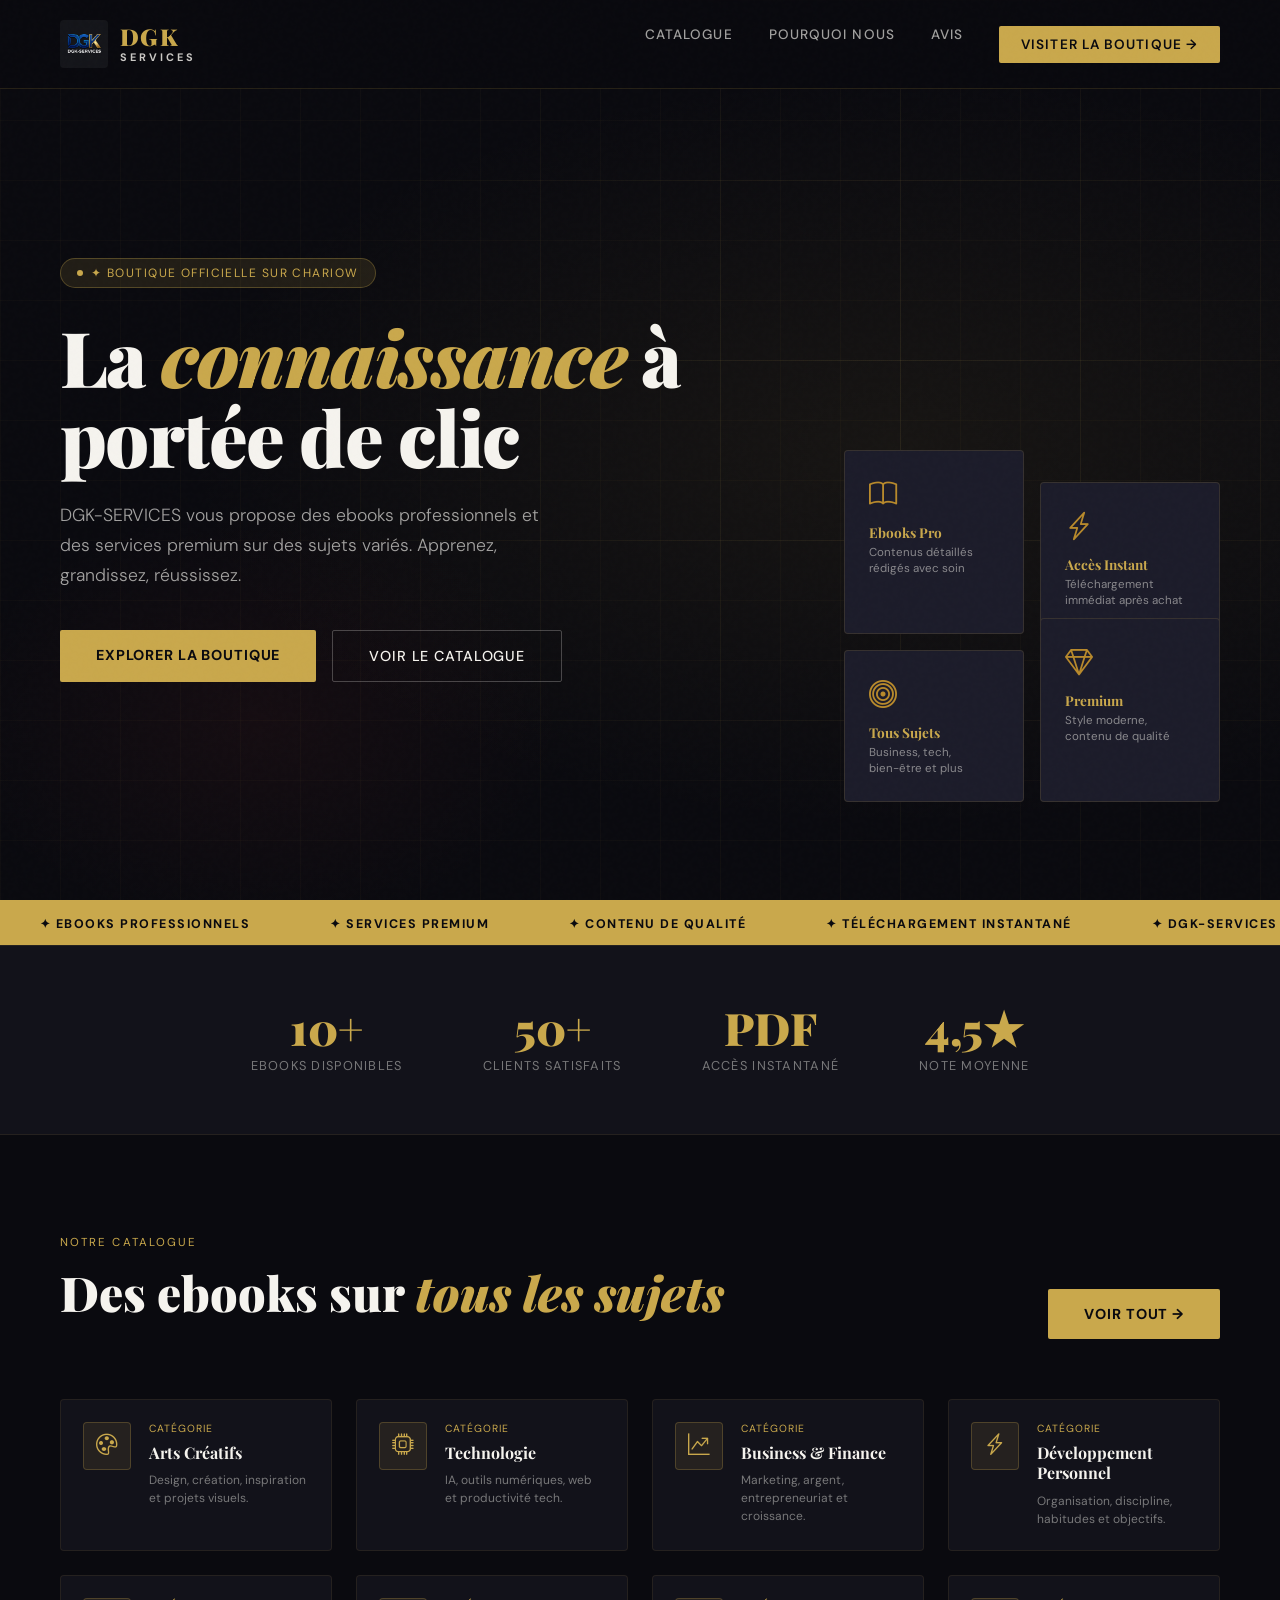
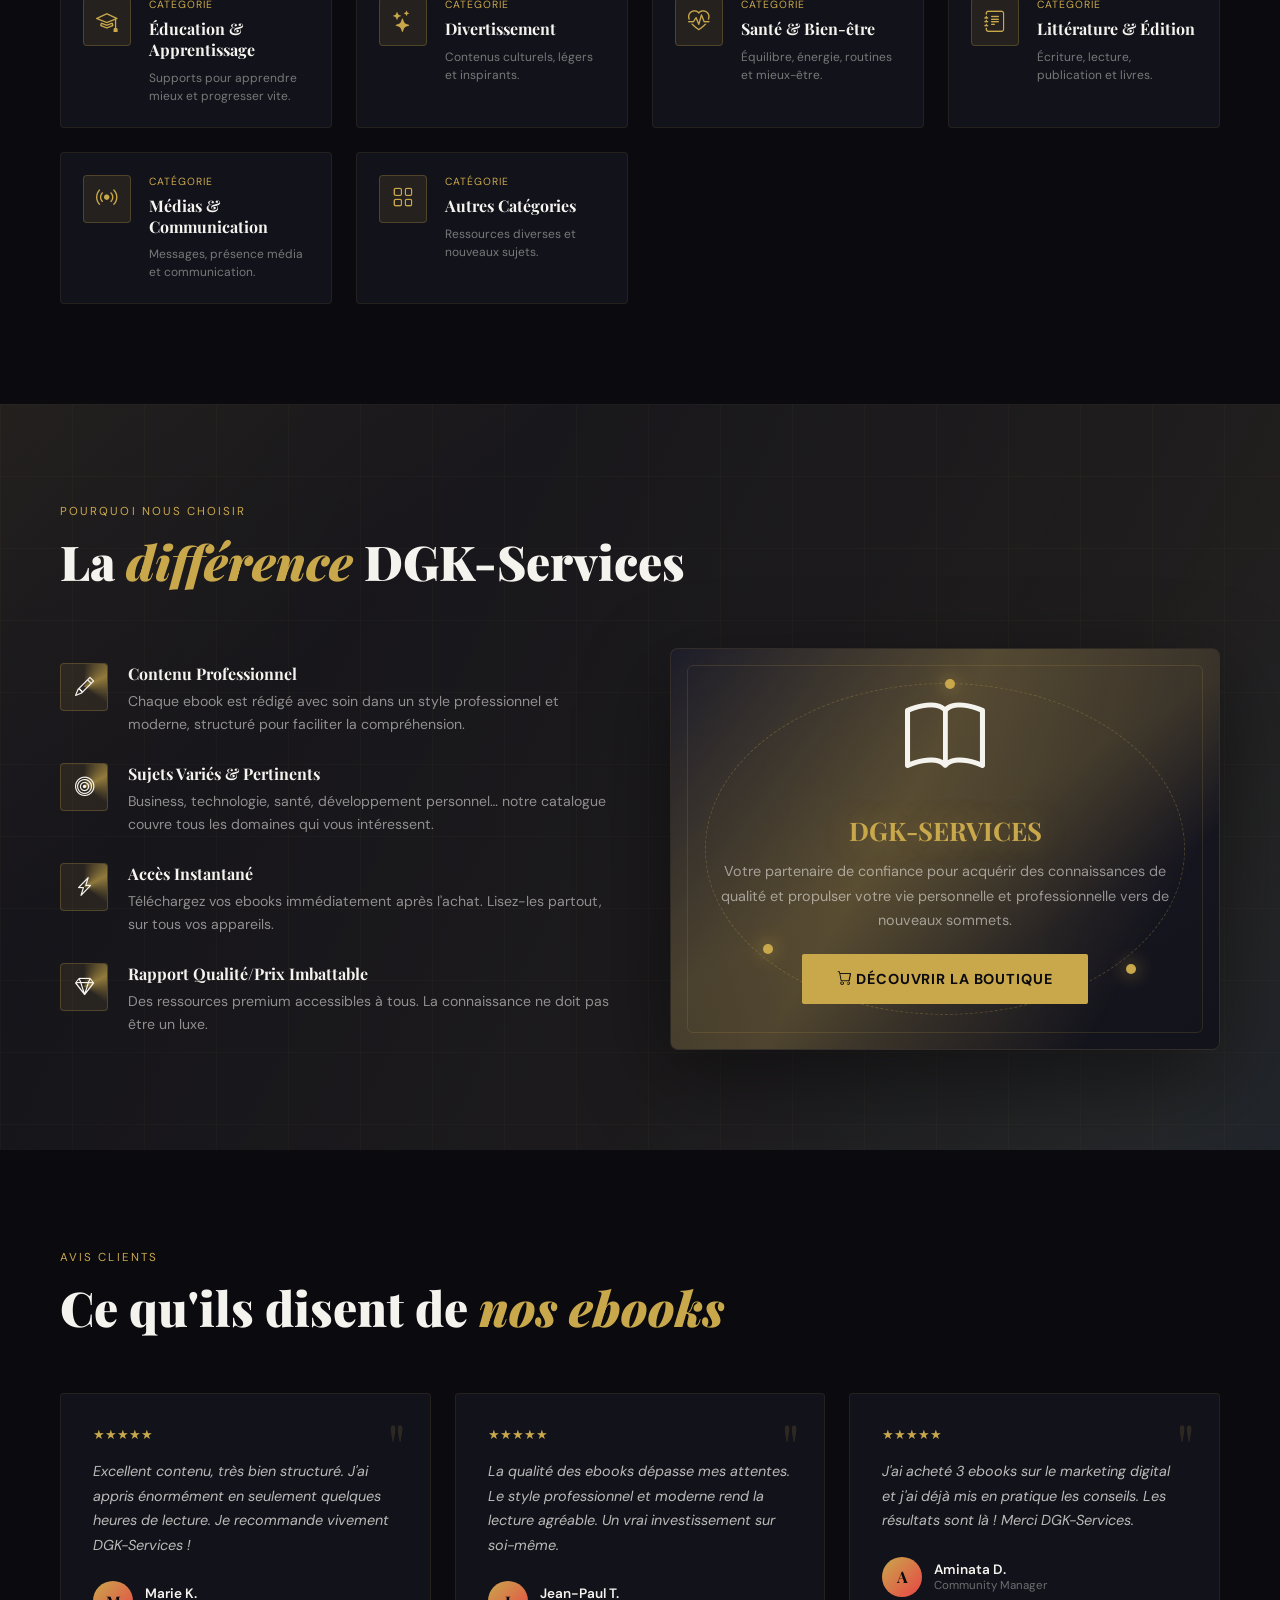
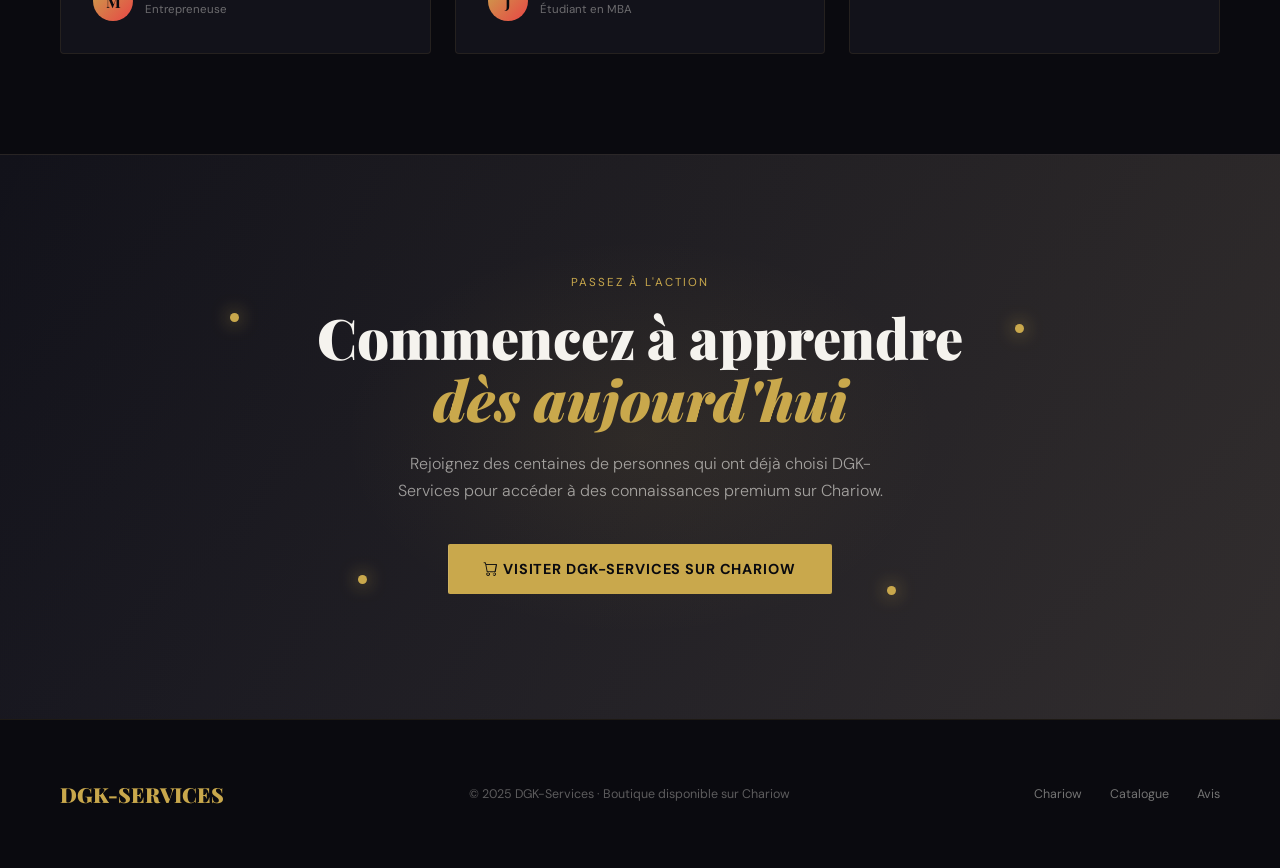
<file: index.html>
<!DOCTYPE html>
<html lang="fr">
<head>
<meta charset="UTF-8">
<meta name="viewport" content="width=device-width, initial-scale=1.0">
<title>DGK-SERVICES — Boutique Ebooks & Services Professionnels</title>
<link rel="icon" type="image/png" href="assets/logo dgk.png">
<link rel="stylesheet" href="style.css">
<link href="https://cdn.jsdelivr.net/npm/bootstrap-icons@1.11.3/font/bootstrap-icons.css" rel="stylesheet">
<link href="https://fonts.googleapis.com/css2?family=Playfair+Display:wght@400;700;900&family=DM+Sans:wght@300;400;500;600&display=swap" rel="stylesheet">

</head>
<body>

<!-- NAV -->
<nav>
  <div class="nav-logo">
    <img src="assets/logo dgk.png" alt="DGK-SERVICES">
    <span class="nav-logo-text">
      <span class="nav-logo-title">DGK</span>
      <span class="nav-logo-subtitle">SERVICES</span>
    </span>
  </div>
  <button class="nav-toggle" type="button" aria-label="Ouvrir le menu" aria-expanded="false">
    <i class="bi bi-list"></i>
  </button>
  <div class="nav-links">
    <a href="catalogue.html">Catalogue</a>
    <a href="#pourquoi">Pourquoi nous</a>
    <a href="#avis">Avis</a>
    <a href="https://ztczgngl.mychariow.shop" target="_blank" class="nav-cta">Visiter la boutique →</a>
  </div>
</nav>

<!-- HERO -->
<section class="hero">
  <div class="hero-bg"></div>
  <div class="hero-grid"></div>
  <div class="hero-content">
    <div class="hero-badge">✦ Boutique officielle sur Chariow</div>
    <h1>La <em>connaissance</em> à portée de clic</h1>
    <p class="hero-sub">DGK-SERVICES vous propose des ebooks professionnels et des services premium sur des sujets variés. Apprenez, grandissez, réussissez.</p>
    <div class="hero-actions">
      <a href="https://ztczgngl.mychariow.shop" target="_blank" class="btn-primary">Explorer la boutique</a>
      <a href="catalogue.html" class="btn-secondary">Voir le catalogue</a>
    </div>
  </div>

  <div class="hero-float">
  <div class="float-card">
    <div class="float-icon"><i class="bi bi-book"></i></div>
    <div class="float-title">Ebooks Pro</div>
    <div class="float-desc">Contenus détaillés rédigés avec soin</div>
  </div>

  <div class="float-card">
    <div class="float-icon"><i class="bi bi-lightning-charge"></i></div>
    <div class="float-title">Accès Instant</div>
    <div class="float-desc">Téléchargement immédiat après achat</div>
  </div>

  <div class="float-card">
    <div class="float-icon"><i class="bi bi-bullseye"></i></div>
    <div class="float-title">Tous Sujets</div>
    <div class="float-desc">Business, tech, bien-être et plus</div>
  </div>

  <div class="float-card">
    <div class="float-icon"><i class="bi bi-gem"></i></div>
    <div class="float-title">Premium</div>
    <div class="float-desc">Style moderne, contenu de qualité</div>
  </div>
</div>
</section>

<!-- TICKER -->
<div class="ticker">
  <div class="ticker-inner">
    <span class="ticker-item">✦ Ebooks Professionnels</span>
    <span class="ticker-item">✦ Services Premium</span>
    <span class="ticker-item">✦ Contenu de Qualité</span>
    <span class="ticker-item">✦ Téléchargement Instantané</span>
    <span class="ticker-item">✦ DGK-Services sur Chariow</span>
    <span class="ticker-item">✦ Ebooks Professionnels</span>
    <span class="ticker-item">✦ Services Premium</span>
    <span class="ticker-item">✦ Contenu de Qualité</span>
    <span class="ticker-item">✦ Téléchargement Instantané</span>
    <span class="ticker-item">✦ DGK-Services sur Chariow</span>
  </div>
</div>

<!-- STATS -->
<div class="stats">
  <div class="stat reveal">
    <div class="stat-num" data-target="10">0</div>
    <div class="stat-label">Ebooks Disponibles</div>
  </div>
  <div class="stat reveal">
    <div class="stat-num" data-target="50">0</div>
    <div class="stat-label">Clients Satisfaits</div>
  </div>
  <div class="stat reveal">
    <div class="stat-num">PDF</div>
    <div class="stat-label">Acc&egrave;s instantan&eacute;</div>
  </div>
  <div class="stat reveal">
    <div class="stat-num">4,5★</div>
    <div class="stat-label">Note Moyenne</div>
  </div>
</div>

<!-- CATALOGUE -->
<section class="catalogue" id="catalogue">
  <div class="catalogue-header reveal">
    <div>
      <div class="section-label">Notre catalogue</div>
      <div class="section-title">Des ebooks sur <em>tous les sujets</em></div>
    </div>
    <a href="catalogue.html" class="btn-primary">Voir tout →</a>
  </div>

  <div class="books-grid home-category-grid">
    <a href="categorie-arts-creatifs.html" class="book-card home-category-card reveal">
      <div class="home-category-icon"><i class="bi bi-palette"></i></div>
      <div class="book-info">
        <div class="book-tag">Cat&eacute;gorie</div>
        <div class="book-title">Arts Cr&eacute;atifs</div>
        <div class="book-meta">Design, cr&eacute;ation, inspiration et projets visuels.</div>
      </div>
    </a>

    <a href="categorie-technologie.html" class="book-card home-category-card reveal">
      <div class="home-category-icon"><i class="bi bi-cpu"></i></div>
      <div class="book-info">
        <div class="book-tag">Cat&eacute;gorie</div>
        <div class="book-title">Technologie</div>
        <div class="book-meta">IA, outils num&eacute;riques, web et productivit&eacute; tech.</div>
      </div>
    </a>

    <a href="categorie-business-finance.html" class="book-card home-category-card reveal">
      <div class="home-category-icon"><i class="bi bi-graph-up-arrow"></i></div>
      <div class="book-info">
        <div class="book-tag">Cat&eacute;gorie</div>
        <div class="book-title">Business & Finance</div>
        <div class="book-meta">Marketing, argent, entrepreneuriat et croissance.</div>
      </div>
    </a>

    <a href="categorie-developpement-personnel.html" class="book-card home-category-card reveal">
      <div class="home-category-icon"><i class="bi bi-lightning-charge"></i></div>
      <div class="book-info">
        <div class="book-tag">Cat&eacute;gorie</div>
        <div class="book-title">D&eacute;veloppement Personnel</div>
        <div class="book-meta">Organisation, discipline, habitudes et objectifs.</div>
      </div>
    </a>

    <a href="categorie-education-apprentissage.html" class="book-card home-category-card reveal">
      <div class="home-category-icon"><i class="bi bi-mortarboard"></i></div>
      <div class="book-info">
        <div class="book-tag">Cat&eacute;gorie</div>
        <div class="book-title">&Eacute;ducation & Apprentissage</div>
        <div class="book-meta">Supports pour apprendre mieux et progresser vite.</div>
      </div>
    </a>

    <a href="categorie-divertissement.html" class="book-card home-category-card reveal">
      <div class="home-category-icon"><i class="bi bi-stars"></i></div>
      <div class="book-info">
        <div class="book-tag">Cat&eacute;gorie</div>
        <div class="book-title">Divertissement</div>
        <div class="book-meta">Contenus culturels, l&eacute;gers et inspirants.</div>
      </div>
    </a>

    <a href="categorie-sante-bien-etre.html" class="book-card home-category-card reveal">
      <div class="home-category-icon"><i class="bi bi-heart-pulse"></i></div>
      <div class="book-info">
        <div class="book-tag">Cat&eacute;gorie</div>
        <div class="book-title">Sant&eacute; & Bien-&ecirc;tre</div>
        <div class="book-meta">&Eacute;quilibre, &eacute;nergie, routines et mieux-&ecirc;tre.</div>
      </div>
    </a>

    <a href="categorie-litterature-edition.html" class="book-card home-category-card reveal">
      <div class="home-category-icon"><i class="bi bi-journal-text"></i></div>
      <div class="book-info">
        <div class="book-tag">Cat&eacute;gorie</div>
        <div class="book-title">Litt&eacute;rature & &Eacute;dition</div>
        <div class="book-meta">&Eacute;criture, lecture, publication et livres.</div>
      </div>
    </a>

    <a href="categorie-medias-communication.html" class="book-card home-category-card reveal">
      <div class="home-category-icon"><i class="bi bi-broadcast"></i></div>
      <div class="book-info">
        <div class="book-tag">Cat&eacute;gorie</div>
        <div class="book-title">M&eacute;dias & Communication</div>
        <div class="book-meta">Messages, pr&eacute;sence m&eacute;dia et communication.</div>
      </div>
    </a>

    <a href="categorie-autres-categories.html" class="book-card home-category-card reveal">
      <div class="home-category-icon"><i class="bi bi-grid"></i></div>
      <div class="book-info">
        <div class="book-tag">Cat&eacute;gorie</div>
        <div class="book-title">Autres Cat&eacute;gories</div>
        <div class="book-meta">Ressources diverses et nouveaux sujets.</div>
      </div>
    </a>
  </div>

  
</section>

<!-- WHY -->
<section class="why" id="pourquoi">
  <div class="why-kinetic" aria-hidden="true">
    <span></span>
    <span></span>
    <span></span>
    <span></span>
    <span></span>
  </div>
  <div class="reveal">
    <div class="section-label">Pourquoi nous choisir</div>
    <div class="section-title">La <em>différence</em> DGK-Services</div>
  </div>

  <div class="why-grid">
    <div class="why-list">

      <div class="why-item reveal">
        <div class="why-icon"><i class="bi bi-pencil"></i></div>
        <div class="why-text">
          <h4>Contenu Professionnel</h4>
          <p>Chaque ebook est rédigé avec soin dans un style professionnel et moderne, structuré pour faciliter la compréhension.</p>
        </div>
      </div>

      <div class="why-item reveal">
        <div class="why-icon"><i class="bi bi-bullseye"></i></div>
        <div class="why-text">
          <h4>Sujets Variés & Pertinents</h4>
          <p>Business, technologie, santé, développement personnel… notre catalogue couvre tous les domaines qui vous intéressent.</p>
        </div>
      </div>

      <div class="why-item reveal">
        <div class="why-icon"><i class="bi bi-lightning-charge"></i></div>
        <div class="why-text">
          <h4>Accès Instantané</h4>
          <p>Téléchargez vos ebooks immédiatement après l'achat. Lisez-les partout, sur tous vos appareils.</p>
        </div>
      </div>

      <div class="why-item reveal">
        <div class="why-icon"><i class="bi bi-gem"></i></div>
        <div class="why-text">
          <h4>Rapport Qualité/Prix Imbattable</h4>
          <p>Des ressources premium accessibles à tous. La connaissance ne doit pas être un luxe.</p>
        </div>
      </div>

    </div>

    <div class="why-visual reveal">
      <div class="why-orbit" aria-hidden="true">
        <span></span>
        <span></span>
        <span></span>
      </div>
      <div class="why-visual-icon"><i class="bi bi-book"></i></div>
      <h3>DGK-SERVICES</h3>
      <p>Votre partenaire de confiance pour acquérir des connaissances de qualité et propulser votre vie personnelle et professionnelle vers de nouveaux sommets.</p>
      <br>
      <a href="https://chariow.com" target="_blank" class="btn-primary">
        <i class="bi bi-cart"></i> Découvrir la boutique
      </a>
    </div>

  </div>
</section>

<!-- TESTIMONIALS -->
<section class="testimonials" id="avis">
  <div class="reveal">
    <div class="section-label">Avis clients</div>
    <div class="section-title">Ce qu'ils disent de <em>nos ebooks</em></div>
  </div>

  <div class="testi-grid">
    <div class="testi-card reveal">
      <div class="testi-stars">★★★★★</div>
      <p class="testi-text">Excellent contenu, très bien structuré. J'ai appris énormément en seulement quelques heures de lecture. Je recommande vivement DGK-Services !</p>
      <div class="testi-author">
        <div class="testi-avatar">M</div>
        <div>
          <div class="testi-name">Marie K.</div>
          <div class="testi-role">Entrepreneuse</div>
        </div>
      </div>
    </div>

    <div class="testi-card reveal">
      <div class="testi-stars">★★★★★</div>
      <p class="testi-text">La qualité des ebooks dépasse mes attentes. Le style professionnel et moderne rend la lecture agréable. Un vrai investissement sur soi-même.</p>
      <div class="testi-author">
        <div class="testi-avatar">J</div>
        <div>
          <div class="testi-name">Jean-Paul T.</div>
          <div class="testi-role">Étudiant en MBA</div>
        </div>
      </div>
    </div>

    <div class="testi-card reveal">
      <div class="testi-stars">★★★★★</div>
      <p class="testi-text">J'ai acheté 3 ebooks sur le marketing digital et j'ai déjà mis en pratique les conseils. Les résultats sont là ! Merci DGK-Services.</p>
      <div class="testi-author">
        <div class="testi-avatar">A</div>
        <div>
          <div class="testi-name">Aminata D.</div>
          <div class="testi-role">Community Manager</div>
        </div>
      </div>
    </div>
  </div>
</section>

<!-- CTA -->
<section class="cta-section">
  <div class="cta-motion" aria-hidden="true">
    <span></span>
    <span></span>
    <span></span>
    <span></span>
  </div>
  <div class="section-label reveal">Passez à l'action</div>
  <div class="section-title reveal">Commencez à apprendre<br><em>dès aujourd'hui</em></div>
  <p class="section-sub reveal">Rejoignez des centaines de personnes qui ont déjà choisi DGK-Services pour accéder à des connaissances premium sur Chariow.</p>
  <div class="reveal">
    <a href="https://ztczgngl.mychariow.shop" target="_blank" class="btn-primary"><i class="bi bi-cart"></i> Visiter DGK-Services sur Chariow</a>
  </div>
</section>

<!-- FOOTER -->
<footer>
  <div class="footer-logo">DGK-SERVICES</div>
  <div class="footer-copy">© 2025 DGK-Services · Boutique disponible sur Chariow</div>
  <div class="footer-links">
    <a href="https://ztczgngl.mychariow.shop" target="_blank">Chariow</a>
    <a href="catalogue.html">Catalogue</a>
    <a href="#avis">Avis</a>
  </div>
</footer>

<script src="script.js"></script>
</body>
</html>
</file>
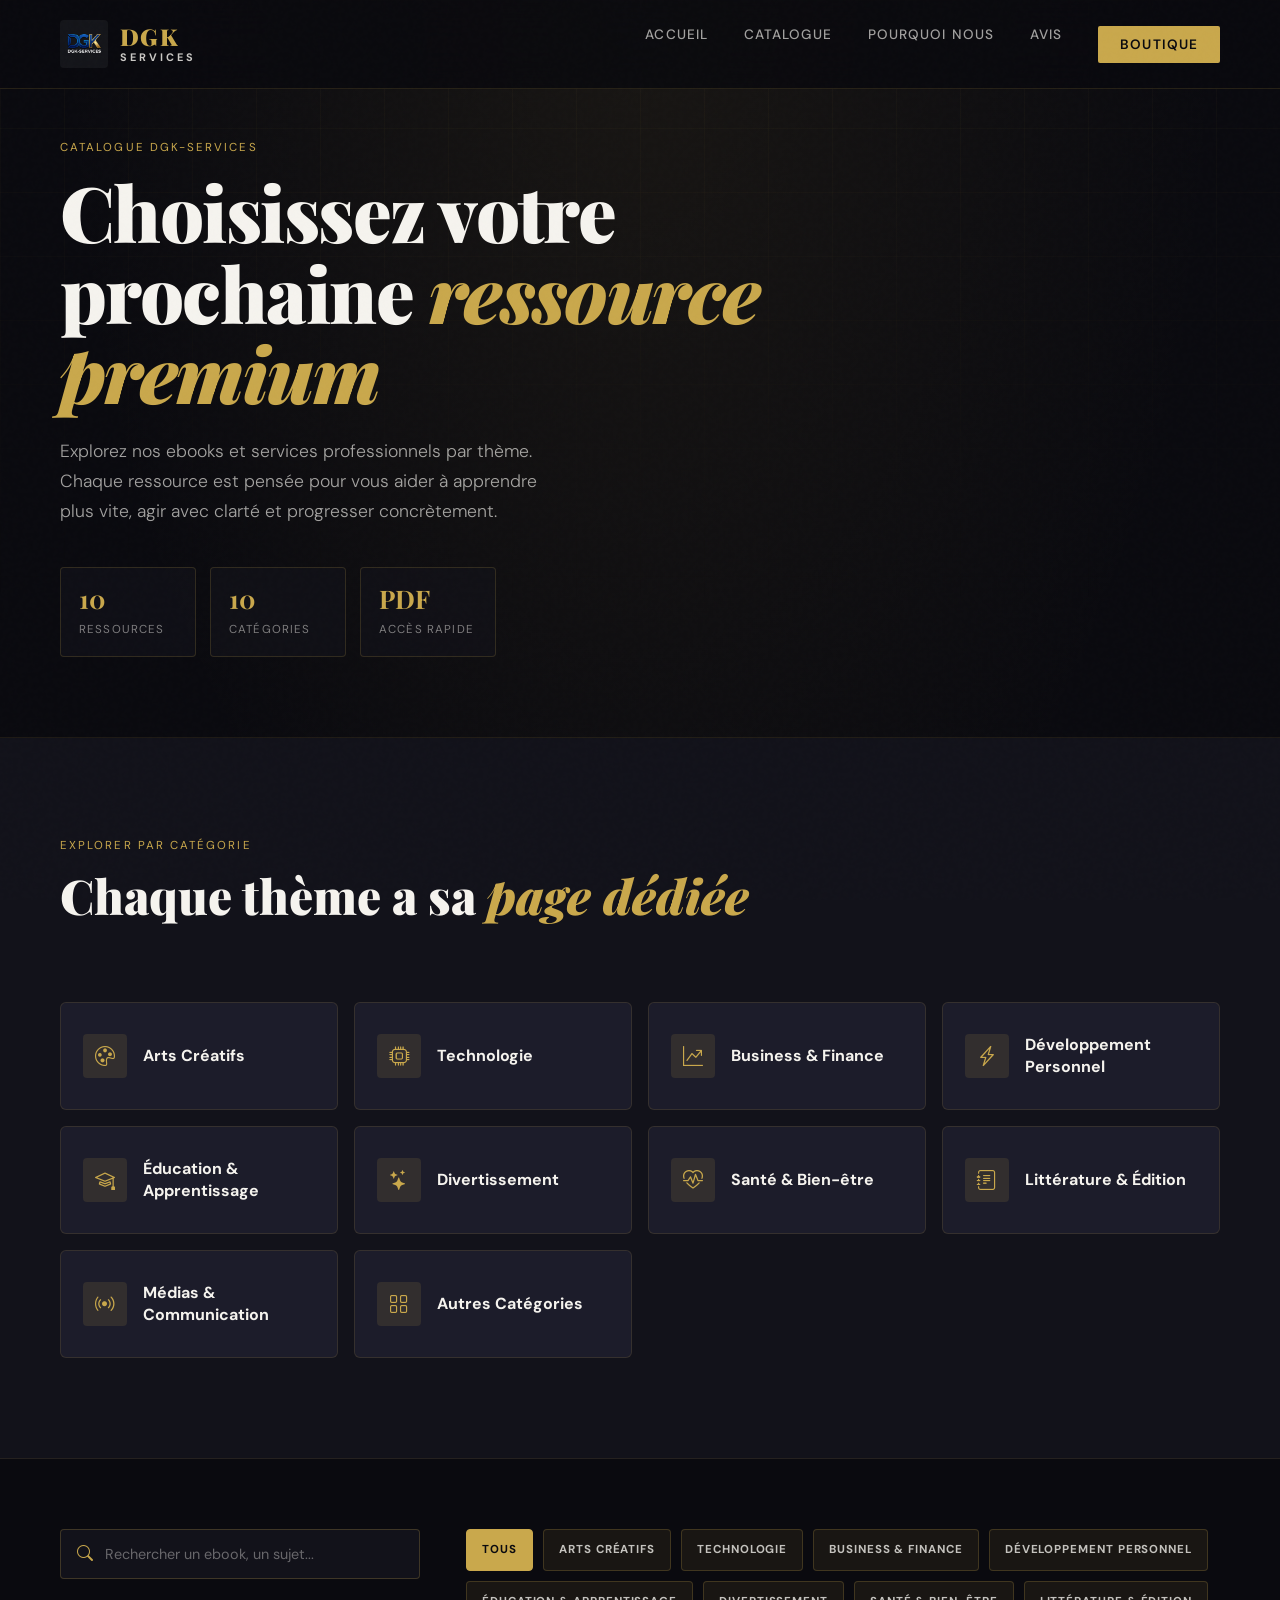
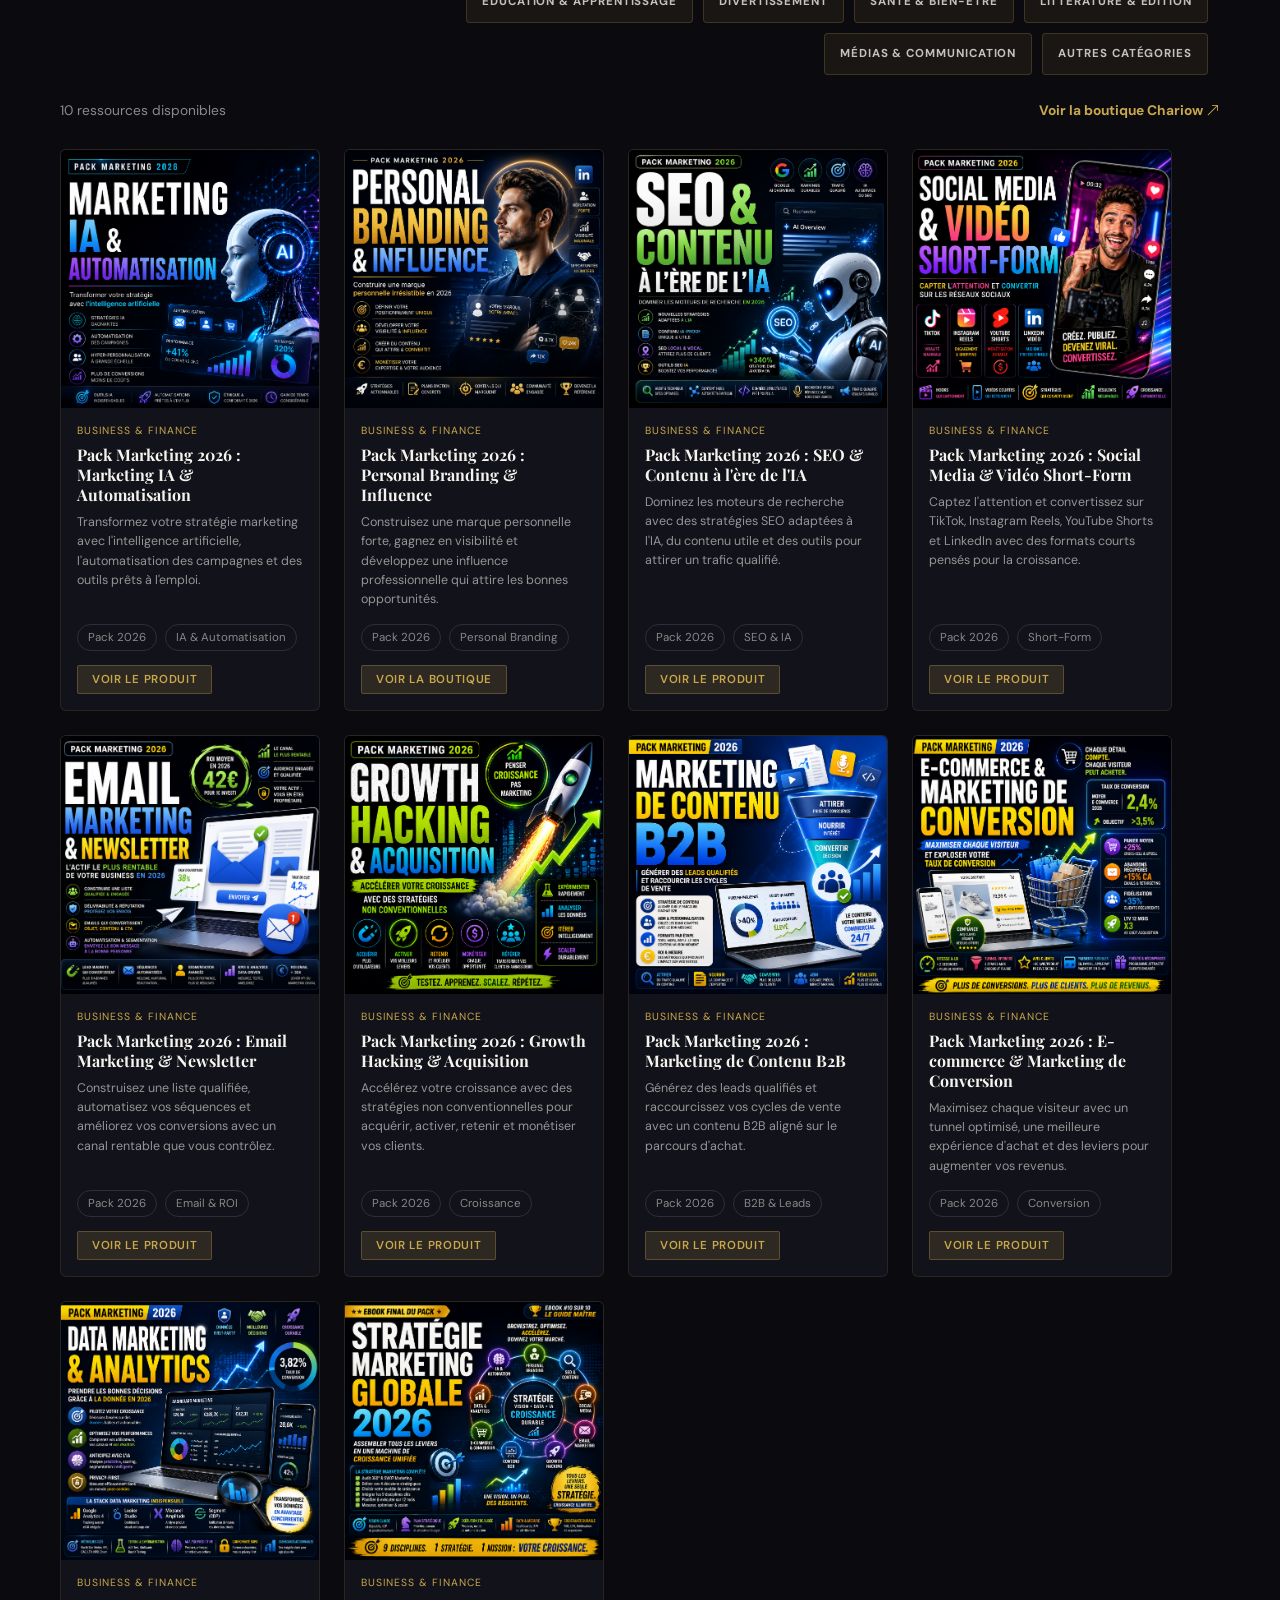
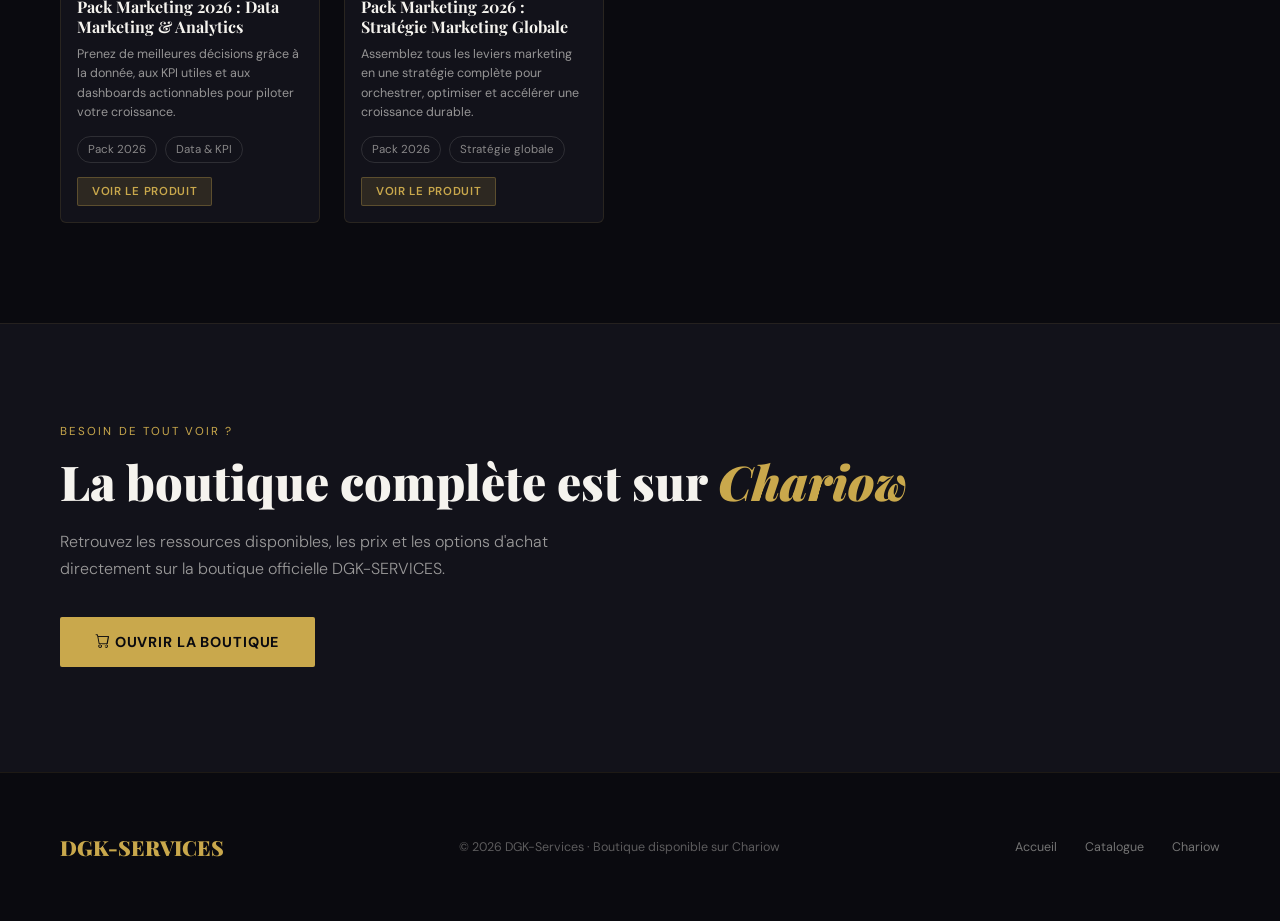
<file: catalogue.html>
<!DOCTYPE html>
<html lang="fr">
<head>
<meta charset="UTF-8">
<meta name="viewport" content="width=device-width, initial-scale=1.0">
<title>Catalogue DGK-SERVICES | Ebooks & Services</title>
<link rel="icon" type="image/png" href="assets/logo dgk.png">
<link rel="stylesheet" href="style.css">
<link rel="stylesheet" href="catalogue.css">
<link href="https://cdn.jsdelivr.net/npm/bootstrap-icons@1.11.3/font/bootstrap-icons.css" rel="stylesheet">
<link href="https://fonts.googleapis.com/css2?family=Playfair+Display:wght@400;700;900&family=DM+Sans:wght@300;400;500;600;700&display=swap" rel="stylesheet">
</head>
<body class="catalogue-page">

<nav>
  <a href="index.html" class="nav-logo">
    <img src="assets/logo dgk.png" alt="DGK-SERVICES">
    <span class="nav-logo-text">
      <span class="nav-logo-title">DGK</span>
      <span class="nav-logo-subtitle">SERVICES</span>
    </span>
  </a>
  <button class="nav-toggle" type="button" aria-label="Ouvrir le menu" aria-expanded="false">
    <i class="bi bi-list"></i>
  </button>
  <div class="nav-links">
    <a href="index.html">Accueil</a>
    <a href="catalogue.html">Catalogue</a>
    <a href="index.html#pourquoi">Pourquoi nous</a>
    <a href="index.html#avis">Avis</a>
    <a href="https://ztczgngl.mychariow.shop" target="_blank" class="nav-cta">Boutique</a>
  </div>
</nav>

<main>
  <section class="catalogue-hero">
    <div class="catalogue-hero-bg"></div>
    <div class="catalogue-hero-content reveal">
      <div class="section-label">Catalogue DGK-SERVICES</div>
      <h1>Choisissez votre prochaine <em>ressource premium</em></h1>
      <p class="hero-sub">Explorez nos ebooks et services professionnels par th&egrave;me. Chaque ressource est pens&eacute;e pour vous aider &agrave; apprendre plus vite, agir avec clart&eacute; et progresser concr&egrave;tement.</p>
      <div class="catalogue-summary">
        <div><strong>10</strong><span>ressources</span></div>
        <div><strong>10</strong><span>cat&eacute;gories</span></div>
        <div><strong>PDF</strong><span>acc&egrave;s rapide</span></div>
      </div>
    </div>
  </section>

  <section class="categories-section">
    <div class="catalogue-header reveal">
      <div>
        <div class="section-label">Explorer par cat&eacute;gorie</div>
        <div class="section-title">Chaque th&egrave;me a sa <em>page d&eacute;di&eacute;e</em></div>
      </div>
    </div>

    <div class="category-grid">
      <a href="categorie-arts-creatifs.html" class="category-card reveal">
        <i class="bi bi-palette"></i>
        <span>Arts Cr&eacute;atifs</span>
      </a>
      <a href="categorie-technologie.html" class="category-card reveal">
        <i class="bi bi-cpu"></i>
        <span>Technologie</span>
      </a>
      <a href="categorie-business-finance.html" class="category-card reveal">
        <i class="bi bi-graph-up-arrow"></i>
        <span>Business & Finance</span>
      </a>
      <a href="categorie-developpement-personnel.html" class="category-card reveal">
        <i class="bi bi-lightning-charge"></i>
        <span>D&eacute;veloppement Personnel</span>
      </a>
      <a href="categorie-education-apprentissage.html" class="category-card reveal">
        <i class="bi bi-mortarboard"></i>
        <span>&Eacute;ducation & Apprentissage</span>
      </a>
      <a href="categorie-divertissement.html" class="category-card reveal">
        <i class="bi bi-stars"></i>
        <span>Divertissement</span>
      </a>
      <a href="categorie-sante-bien-etre.html" class="category-card reveal">
        <i class="bi bi-heart-pulse"></i>
        <span>Sant&eacute; & Bien-&ecirc;tre</span>
      </a>
      <a href="categorie-litterature-edition.html" class="category-card reveal">
        <i class="bi bi-journal-text"></i>
        <span>Litt&eacute;rature & &Eacute;dition</span>
      </a>
      <a href="categorie-medias-communication.html" class="category-card reveal">
        <i class="bi bi-broadcast"></i>
        <span>M&eacute;dias & Communication</span>
      </a>
      <a href="categorie-autres-categories.html" class="category-card reveal">
        <i class="bi bi-grid"></i>
        <span>Autres Cat&eacute;gories</span>
      </a>
    </div>
  </section>

  <section class="catalogue-panel" id="catalogue">
    <div class="catalogue-toolbar reveal">
      <label class="catalogue-search">
        <i class="bi bi-search"></i>
        <input type="search" id="catalogueSearch" placeholder="Rechercher un ebook, un sujet...">
      </label>

      <div class="catalogue-filters" aria-label="Filtres du catalogue">
        <button class="filter-btn active" type="button" data-filter="all">Tous</button>
        <button class="filter-btn" type="button" data-filter="arts-creatifs">Arts Cr&eacute;atifs</button>
        <button class="filter-btn" type="button" data-filter="technologie">Technologie</button>
        <button class="filter-btn" type="button" data-filter="business-finance">Business & Finance</button>
        <button class="filter-btn" type="button" data-filter="developpement-personnel">D&eacute;veloppement Personnel</button>
        <button class="filter-btn" type="button" data-filter="education-apprentissage">&Eacute;ducation & Apprentissage</button>
        <button class="filter-btn" type="button" data-filter="divertissement">Divertissement</button>
        <button class="filter-btn" type="button" data-filter="sante-bien-etre">Sant&eacute; & Bien-&ecirc;tre</button>
        <button class="filter-btn" type="button" data-filter="litterature-edition">Litt&eacute;rature & &Eacute;dition</button>
        <button class="filter-btn" type="button" data-filter="medias-communication">M&eacute;dias & Communication</button>
        <button class="filter-btn" type="button" data-filter="autres-categories">Autres Cat&eacute;gories</button>
      </div>
    </div>

    <div class="catalogue-results reveal">
      <span id="catalogueCount">10 ressources disponibles</span>
      <a href="https://ztczgngl.mychariow.shop" target="_blank">Voir la boutique Chariow <i class="bi bi-arrow-up-right"></i></a>
    </div>

    <div class="catalogue-grid">
      <article class="catalogue-card reveal" data-category="business-finance" data-title="pack marketing 2026 marketing ia automatisation intelligence artificielle business finance">
        <a href="https://ztczgngl.mychariow.shop/prd_lxsalq" target="_blank" class="product-thumb">
          <img src="assets/01_Marketing_IA_Automatisation.png" alt="Pack Marketing 2026 - Marketing IA et Automatisation">
        </a>
        <div class="catalogue-card-body">
          <div class="book-tag">Business & Finance</div>
          <h2>Pack Marketing 2026 : Marketing IA & Automatisation</h2>
          <p>Transformez votre strat&eacute;gie marketing avec l'intelligence artificielle, l'automatisation des campagnes et des outils pr&ecirc;ts &agrave; l'emploi.</p>
          <div class="catalogue-meta"><span>Pack 2026</span><span>IA & Automatisation</span></div>
          <a href="https://ztczgngl.mychariow.shop/prd_lxsalq" target="_blank" class="book-btn">Voir le produit</a>
        </div>
      </article>

      <article class="catalogue-card reveal" data-category="business-finance" data-title="pack marketing 2026 personal branding influence marque personnelle reputation visibilite business finance linkedin">
        <a href="https://ztczgngl.mychariow.shop" target="_blank" class="product-thumb">
          <img src="assets/02_Personal_Branding_Influence.png" alt="Pack Marketing 2026 - Personal Branding et Influence">
        </a>
        <div class="catalogue-card-body">
          <div class="book-tag">Business & Finance</div>
          <h2>Pack Marketing 2026 : Personal Branding & Influence</h2>
          <p>Construisez une marque personnelle forte, gagnez en visibilit&eacute; et d&eacute;veloppez une influence professionnelle qui attire les bonnes opportunit&eacute;s.</p>
          <div class="catalogue-meta"><span>Pack 2026</span><span>Personal Branding</span></div>
          <a href="https://ztczgngl.mychariow.shop" target="_blank" class="book-btn">Voir la boutique</a>
        </div>
      </article>

      <article class="catalogue-card reveal" data-category="business-finance" data-title="pack marketing 2026 seo contenu ia intelligence artificielle google trafic qualifie referencement business finance">
        <a href="https://ztczgngl.mychariow.shop/prd_os7q9h" target="_blank" class="product-thumb">
          <img src="assets/03_SEO_Contenu_IA.png" alt="Pack Marketing 2026 - SEO et contenu a l'ere de l'IA">
        </a>
        <div class="catalogue-card-body">
          <div class="book-tag">Business & Finance</div>
          <h2>Pack Marketing 2026 : SEO & Contenu &agrave; l'&egrave;re de l'IA</h2>
          <p>Dominez les moteurs de recherche avec des strat&eacute;gies SEO adapt&eacute;es &agrave; l'IA, du contenu utile et des outils pour attirer un trafic qualifi&eacute;.</p>
          <div class="catalogue-meta"><span>Pack 2026</span><span>SEO & IA</span></div>
          <a href="https://ztczgngl.mychariow.shop/prd_os7q9h" target="_blank" class="book-btn">Voir le produit</a>
        </div>
      </article>

      <article class="catalogue-card reveal" data-category="business-finance" data-title="pack marketing 2026 social media video short form reseaux sociaux tiktok instagram reels youtube shorts linkedin viral business finance">
        <a href="https://ztczgngl.mychariow.shop/prd_0mz6ir" target="_blank" class="product-thumb">
          <img src="assets/04_Social_Media_Video_Short_Form.png" alt="Pack Marketing 2026 - Social Media et Video Short-Form">
        </a>
        <div class="catalogue-card-body">
          <div class="book-tag">Business & Finance</div>
          <h2>Pack Marketing 2026 : Social Media & Vid&eacute;o Short-Form</h2>
          <p>Captez l'attention et convertissez sur TikTok, Instagram Reels, YouTube Shorts et LinkedIn avec des formats courts pens&eacute;s pour la croissance.</p>
          <div class="catalogue-meta"><span>Pack 2026</span><span>Short-Form</span></div>
          <a href="https://ztczgngl.mychariow.shop/prd_0mz6ir" target="_blank" class="book-btn">Voir le produit</a>
        </div>
      </article>

      <article class="catalogue-card reveal" data-category="business-finance" data-title="pack marketing 2026 email marketing newsletter automatisation segmentation delivrabilite roi business finance">
        <a href="https://ztczgngl.mychariow.shop/prd_4ug7x5" target="_blank" class="product-thumb">
          <img src="assets/05_Email_Marketing_Newsletter.png" alt="Pack Marketing 2026 - Email Marketing et Newsletter">
        </a>
        <div class="catalogue-card-body">
          <div class="book-tag">Business & Finance</div>
          <h2>Pack Marketing 2026 : Email Marketing & Newsletter</h2>
          <p>Construisez une liste qualifi&eacute;e, automatisez vos s&eacute;quences et am&eacute;liorez vos conversions avec un canal rentable que vous contr&ocirc;lez.</p>
          <div class="catalogue-meta"><span>Pack 2026</span><span>Email & ROI</span></div>
          <a href="https://ztczgngl.mychariow.shop/prd_4ug7x5" target="_blank" class="book-btn">Voir le produit</a>
        </div>
      </article>

      <article class="catalogue-card reveal" data-category="business-finance" data-title="pack marketing 2026 growth hacking acquisition croissance utilisateurs retention monetisation business finance">
        <a href="https://ztczgngl.mychariow.shop/prd_8d1u4r" target="_blank" class="product-thumb">
          <img src="assets/06_Growth_Hacking_Acquisition.png" alt="Pack Marketing 2026 - Growth Hacking et Acquisition">
        </a>
        <div class="catalogue-card-body">
          <div class="book-tag">Business & Finance</div>
          <h2>Pack Marketing 2026 : Growth Hacking & Acquisition</h2>
          <p>Acc&eacute;l&eacute;rez votre croissance avec des strat&eacute;gies non conventionnelles pour acqu&eacute;rir, activer, retenir et mon&eacute;tiser vos clients.</p>
          <div class="catalogue-meta"><span>Pack 2026</span><span>Croissance</span></div>
          <a href="https://ztczgngl.mychariow.shop/prd_8d1u4r" target="_blank" class="book-btn">Voir le produit</a>
        </div>
      </article>

      <article class="catalogue-card reveal" data-category="business-finance" data-title="pack marketing 2026 marketing de contenu b2b leads qualifies cycle de vente abm business finance">
        <a href="https://ztczgngl.mychariow.shop/prd_aj5l7k" target="_blank" class="product-thumb">
          <img src="assets/07_Marketing_Contenu_B2B.png" alt="Pack Marketing 2026 - Marketing de Contenu B2B">
        </a>
        <div class="catalogue-card-body">
          <div class="book-tag">Business & Finance</div>
          <h2>Pack Marketing 2026 : Marketing de Contenu B2B</h2>
          <p>G&eacute;n&eacute;rez des leads qualifi&eacute;s et raccourcissez vos cycles de vente avec un contenu B2B align&eacute; sur le parcours d'achat.</p>
          <div class="catalogue-meta"><span>Pack 2026</span><span>B2B & Leads</span></div>
          <a href="https://ztczgngl.mychariow.shop/prd_aj5l7k" target="_blank" class="book-btn">Voir le produit</a>
        </div>
      </article>

      <article class="catalogue-card reveal" data-category="business-finance" data-title="pack marketing 2026 ecommerce marketing conversion boutique panier moyen tunnel optimise ventes business finance">
        <a href="https://ztczgngl.mychariow.shop/prd_0823da" target="_blank" class="product-thumb">
          <img src="assets/08_Ecommerce_Conversion.png" alt="Pack Marketing 2026 - E-commerce et Marketing de Conversion">
        </a>
        <div class="catalogue-card-body">
          <div class="book-tag">Business & Finance</div>
          <h2>Pack Marketing 2026 : E-commerce & Marketing de Conversion</h2>
          <p>Maximisez chaque visiteur avec un tunnel optimis&eacute;, une meilleure exp&eacute;rience d'achat et des leviers pour augmenter vos revenus.</p>
          <div class="catalogue-meta"><span>Pack 2026</span><span>Conversion</span></div>
          <a href="https://ztczgngl.mychariow.shop/prd_0823da" target="_blank" class="book-btn">Voir le produit</a>
        </div>
      </article>

      <article class="catalogue-card reveal" data-category="business-finance" data-title="pack marketing 2026 data marketing analytics donnees kpi dashboards ga4 looker studio business finance">
        <a href="https://ztczgngl.mychariow.shop/prd_xdbq0x" target="_blank" class="product-thumb">
          <img src="assets/09_Data_Marketing_Analytics.png" alt="Pack Marketing 2026 - Data Marketing et Analytics">
        </a>
        <div class="catalogue-card-body">
          <div class="book-tag">Business & Finance</div>
          <h2>Pack Marketing 2026 : Data Marketing & Analytics</h2>
          <p>Prenez de meilleures d&eacute;cisions gr&acirc;ce &agrave; la donn&eacute;e, aux KPI utiles et aux dashboards actionnables pour piloter votre croissance.</p>
          <div class="catalogue-meta"><span>Pack 2026</span><span>Data & KPI</span></div>
          <a href="https://ztczgngl.mychariow.shop/prd_xdbq0x" target="_blank" class="book-btn">Voir le produit</a>
        </div>
      </article>

      <article class="catalogue-card reveal" data-category="business-finance" data-title="pack marketing 2026 strategie marketing globale strategie complete croissance durable vision data ia swot audit business finance">
        <a href="https://ztczgngl.mychariow.shop/prd_6hcwjr" target="_blank" class="product-thumb">
          <img src="assets/10_Strategie_Marketing_Globale_2026.png" alt="Pack Marketing 2026 - Strategie Marketing Globale">
        </a>
        <div class="catalogue-card-body">
          <div class="book-tag">Business & Finance</div>
          <h2>Pack Marketing 2026 : Strat&eacute;gie Marketing Globale</h2>
          <p>Assemblez tous les leviers marketing en une strat&eacute;gie compl&egrave;te pour orchestrer, optimiser et acc&eacute;l&eacute;rer une croissance durable.</p>
          <div class="catalogue-meta"><span>Pack 2026</span><span>Strat&eacute;gie globale</span></div>
          <a href="https://ztczgngl.mychariow.shop/prd_6hcwjr" target="_blank" class="book-btn">Voir le produit</a>
        </div>
      </article>
    </div>

    <div class="catalogue-empty" id="catalogueEmpty">
      <i class="bi bi-search"></i>
      <h2>Aucun r&eacute;sultat trouv&eacute;</h2>
      <p>Essayez un autre mot-cl&eacute; ou revenez au filtre "Tous".</p>
    </div>
  </section>

  <section class="catalogue-cta">
    <div class="reveal">
      <div class="section-label">Besoin de tout voir ?</div>
      <div class="section-title">La boutique compl&egrave;te est sur <em>Chariow</em></div>
      <p class="section-sub">Retrouvez les ressources disponibles, les prix et les options d'achat directement sur la boutique officielle DGK-SERVICES.</p>
      <a href="https://ztczgngl.mychariow.shop" target="_blank" class="btn-primary"><i class="bi bi-cart"></i> Ouvrir la boutique</a>
    </div>
  </section>
</main>

<footer>
  <div class="footer-logo">DGK-SERVICES</div>
  <div class="footer-copy">&copy; 2026 DGK-Services &middot; Boutique disponible sur Chariow</div>
  <div class="footer-links">
    <a href="index.html">Accueil</a>
    <a href="catalogue.html">Catalogue</a>
    <a href="https://ztczgngl.mychariow.shop" target="_blank">Chariow</a>
  </div>
</footer>

<script src="script.js"></script>
</body>
</html>
</file>
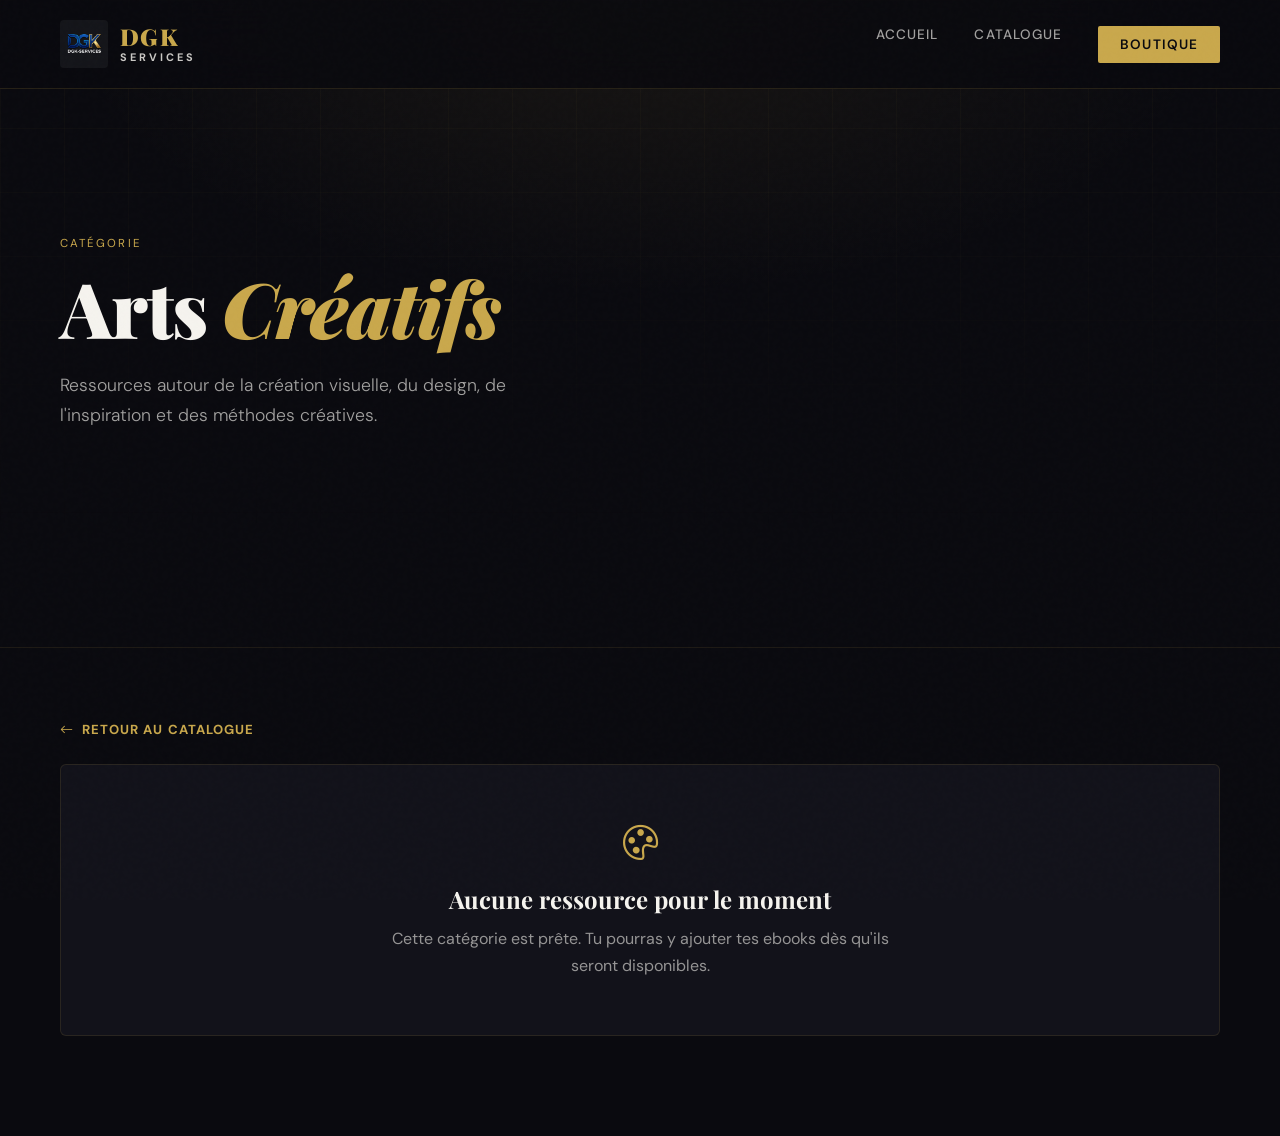
<file: categorie-arts-creatifs.html>
<!DOCTYPE html>
<html lang="fr">
<head>
<meta charset="UTF-8">
<meta name="viewport" content="width=device-width, initial-scale=1.0">
<title>Arts Cr&eacute;atifs | DGK-SERVICES</title>
<link rel="icon" type="image/png" href="assets/logo dgk.png">
<link rel="stylesheet" href="style.css">
<link rel="stylesheet" href="catalogue.css">
<link href="https://cdn.jsdelivr.net/npm/bootstrap-icons@1.11.3/font/bootstrap-icons.css" rel="stylesheet">
<link href="https://fonts.googleapis.com/css2?family=Playfair+Display:wght@400;700;900&family=DM+Sans:wght@300;400;500;600;700&display=swap" rel="stylesheet">
</head>
<body class="catalogue-page">
<nav>
  <a href="index.html" class="nav-logo">
    <img src="assets/logo dgk.png" alt="DGK-SERVICES">
    <span class="nav-logo-text">
      <span class="nav-logo-title">DGK</span>
      <span class="nav-logo-subtitle">SERVICES</span>
    </span>
  </a>
  <button class="nav-toggle" type="button" aria-label="Ouvrir le menu" aria-expanded="false">
    <i class="bi bi-list"></i>
  </button>
  <div class="nav-links">
    <a href="index.html">Accueil</a>
    <a href="catalogue.html">Catalogue</a>
    <a href="https://ztczgngl.mychariow.shop" target="_blank" class="nav-cta">Boutique</a>
  </div>
</nav>
<main>
  <section class="catalogue-hero">
    <div class="catalogue-hero-bg"></div>
    <div class="catalogue-hero-content reveal">
      <div class="section-label">Cat&eacute;gorie</div>
      <h1>Arts <em>Cr&eacute;atifs</em></h1>
      <p class="hero-sub">Ressources autour de la cr&eacute;ation visuelle, du design, de l'inspiration et des m&eacute;thodes cr&eacute;atives.</p>
    </div>
  </section>
  <section class="catalogue-panel">
    <a href="catalogue.html" class="category-back"><i class="bi bi-arrow-left"></i> Retour au catalogue</a>
    <div class="category-empty reveal">
      <i class="bi bi-palette"></i>
      <h2>Aucune ressource pour le moment</h2>
      <p>Cette cat&eacute;gorie est pr&ecirc;te. Tu pourras y ajouter tes ebooks d&egrave;s qu'ils seront disponibles.</p>
    </div>
  </section>
</main>
<script src="script.js"></script>
</body>
</html>
</file>
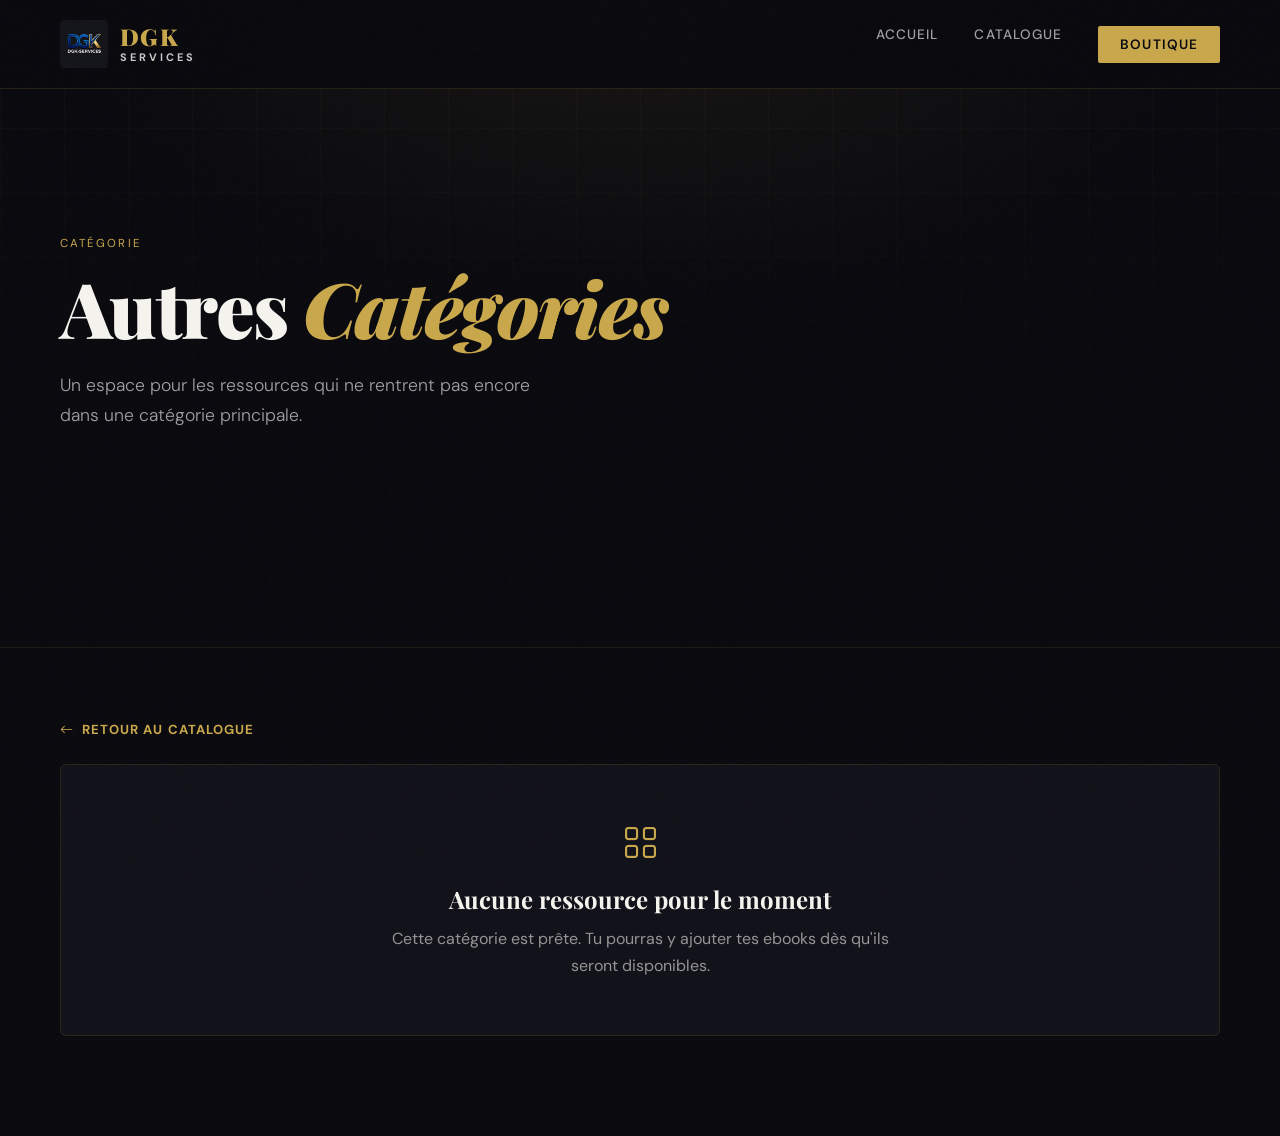
<file: categorie-autres-categories.html>
<!DOCTYPE html>
<html lang="fr">
<head>
<meta charset="UTF-8">
<meta name="viewport" content="width=device-width, initial-scale=1.0">
<title>Autres Cat&eacute;gories | DGK-SERVICES</title>
<link rel="icon" type="image/png" href="assets/logo dgk.png">
<link rel="stylesheet" href="style.css">
<link rel="stylesheet" href="catalogue.css">
<link href="https://cdn.jsdelivr.net/npm/bootstrap-icons@1.11.3/font/bootstrap-icons.css" rel="stylesheet">
<link href="https://fonts.googleapis.com/css2?family=Playfair+Display:wght@400;700;900&family=DM+Sans:wght@300;400;500;600;700&display=swap" rel="stylesheet">
</head>
<body class="catalogue-page">
<nav>
  <a href="index.html" class="nav-logo">
    <img src="assets/logo dgk.png" alt="DGK-SERVICES">
    <span class="nav-logo-text">
      <span class="nav-logo-title">DGK</span>
      <span class="nav-logo-subtitle">SERVICES</span>
    </span>
  </a>
  <button class="nav-toggle" type="button" aria-label="Ouvrir le menu" aria-expanded="false">
    <i class="bi bi-list"></i>
  </button>
  <div class="nav-links">
    <a href="index.html">Accueil</a>
    <a href="catalogue.html">Catalogue</a>
    <a href="https://ztczgngl.mychariow.shop" target="_blank" class="nav-cta">Boutique</a>
  </div>
</nav>
<main>
  <section class="catalogue-hero">
    <div class="catalogue-hero-bg"></div>
    <div class="catalogue-hero-content reveal">
      <div class="section-label">Cat&eacute;gorie</div>
      <h1>Autres <em>Cat&eacute;gories</em></h1>
      <p class="hero-sub">Un espace pour les ressources qui ne rentrent pas encore dans une cat&eacute;gorie principale.</p>
    </div>
  </section>
  <section class="catalogue-panel">
    <a href="catalogue.html" class="category-back"><i class="bi bi-arrow-left"></i> Retour au catalogue</a>
    <div class="category-empty reveal">
      <i class="bi bi-grid"></i>
      <h2>Aucune ressource pour le moment</h2>
      <p>Cette cat&eacute;gorie est pr&ecirc;te. Tu pourras y ajouter tes ebooks d&egrave;s qu'ils seront disponibles.</p>
    </div>
  </section>
</main>
<script src="script.js"></script>
</body>
</html>
</file>
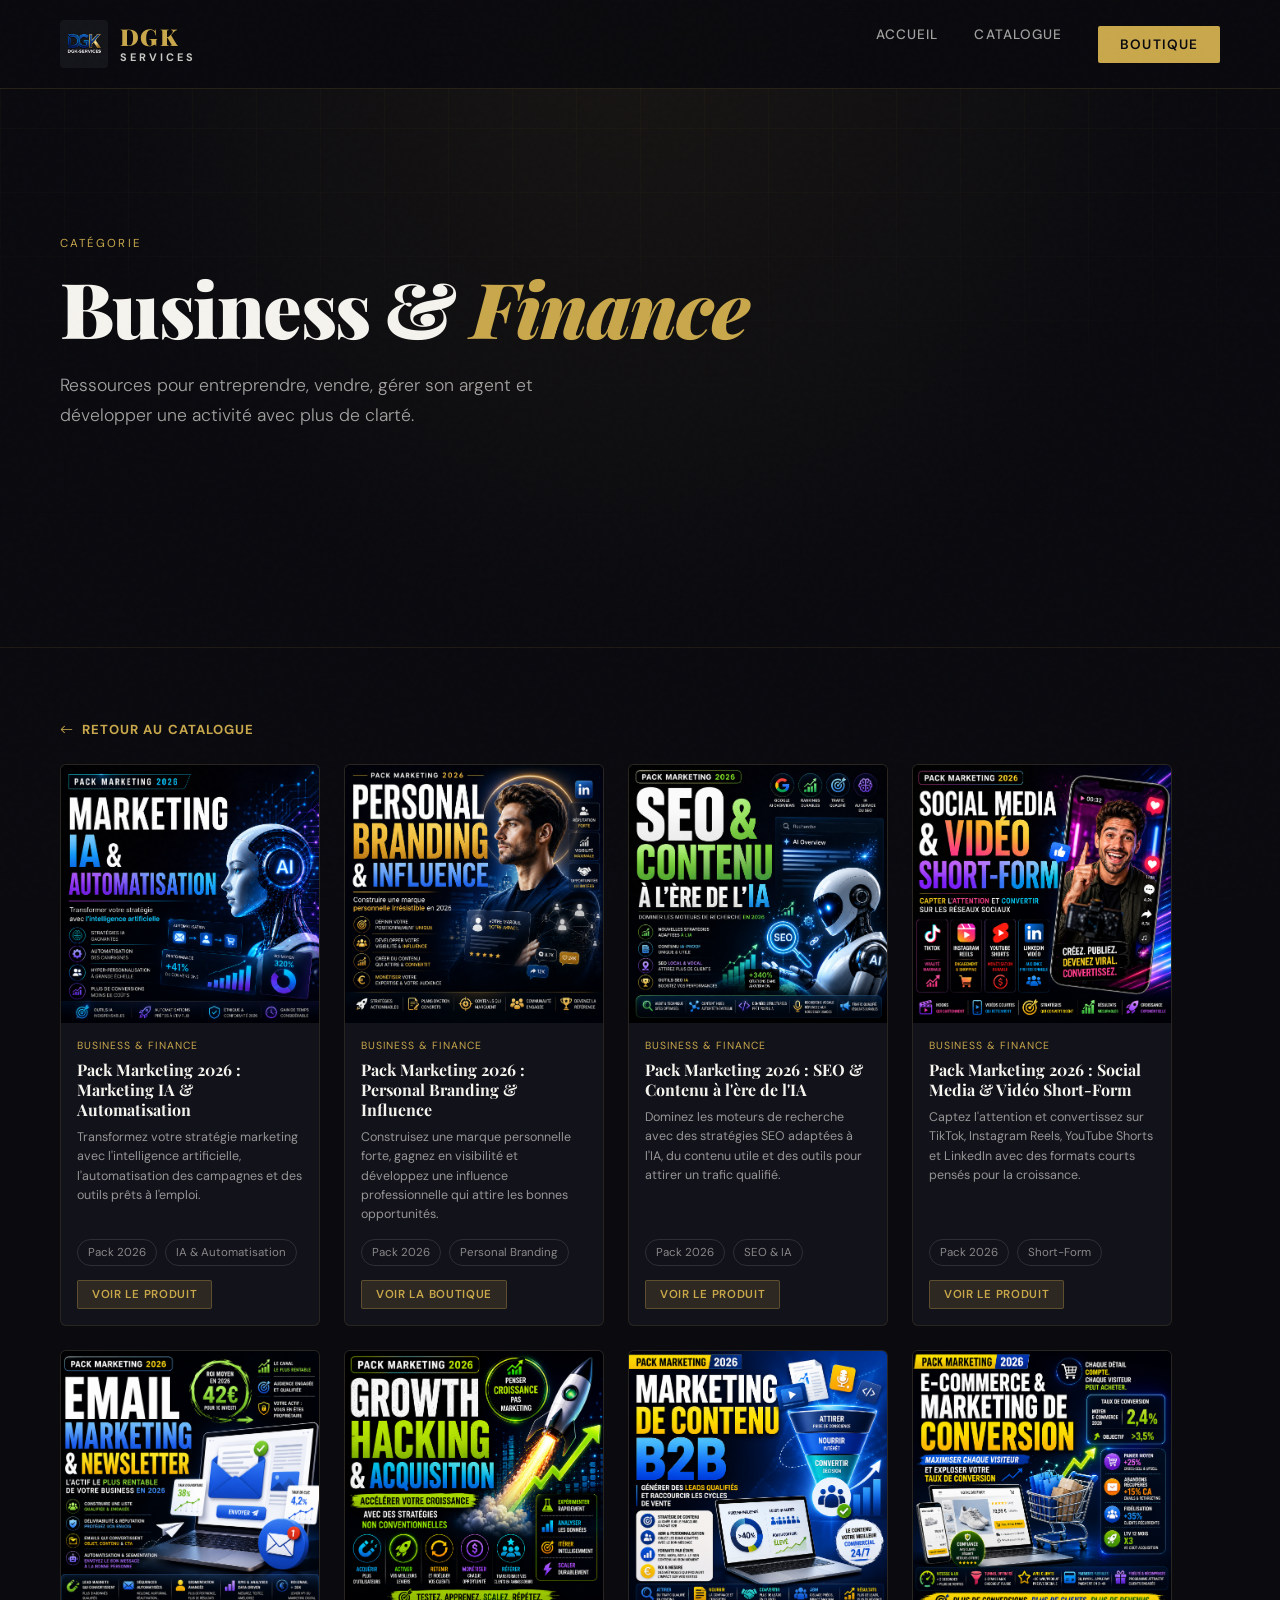
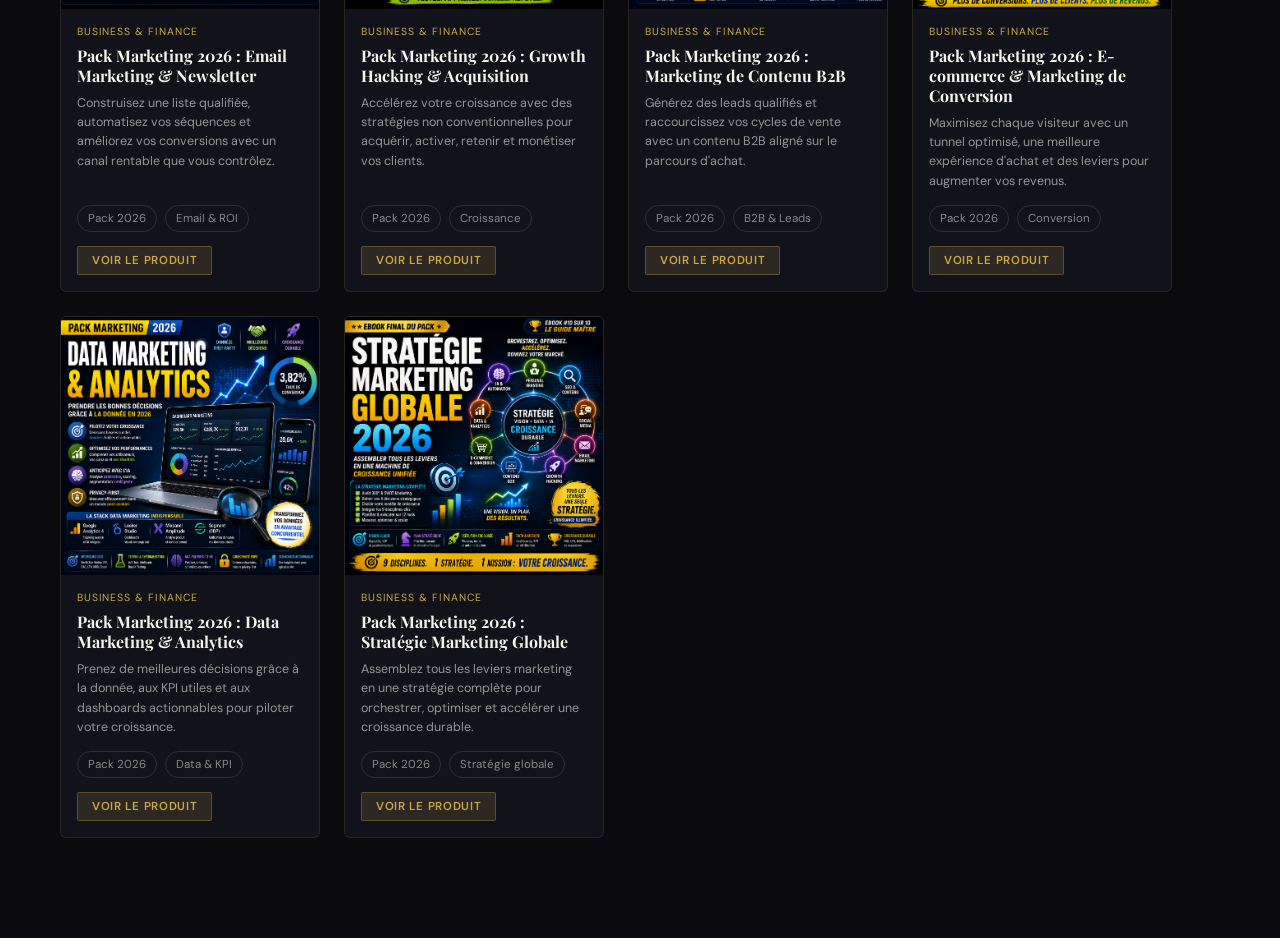
<file: categorie-business-finance.html>
<!DOCTYPE html>
<html lang="fr">
<head>
<meta charset="UTF-8">
<meta name="viewport" content="width=device-width, initial-scale=1.0">
<title>Business & Finance | DGK-SERVICES</title>
<link rel="icon" type="image/png" href="assets/logo dgk.png">
<link rel="stylesheet" href="style.css">
<link rel="stylesheet" href="catalogue.css">
<link href="https://cdn.jsdelivr.net/npm/bootstrap-icons@1.11.3/font/bootstrap-icons.css" rel="stylesheet">
<link href="https://fonts.googleapis.com/css2?family=Playfair+Display:wght@400;700;900&family=DM+Sans:wght@300;400;500;600;700&display=swap" rel="stylesheet">
</head>
<body class="catalogue-page">
<nav>
  <a href="index.html" class="nav-logo">
    <img src="assets/logo dgk.png" alt="DGK-SERVICES">
    <span class="nav-logo-text">
      <span class="nav-logo-title">DGK</span>
      <span class="nav-logo-subtitle">SERVICES</span>
    </span>
  </a>
  <button class="nav-toggle" type="button" aria-label="Ouvrir le menu" aria-expanded="false">
    <i class="bi bi-list"></i>
  </button>
  <div class="nav-links">
    <a href="index.html">Accueil</a>
    <a href="catalogue.html">Catalogue</a>
    <a href="https://ztczgngl.mychariow.shop" target="_blank" class="nav-cta">Boutique</a>
  </div>
</nav>
<main>
  <section class="catalogue-hero">
    <div class="catalogue-hero-bg"></div>
    <div class="catalogue-hero-content reveal">
      <div class="section-label">Cat&eacute;gorie</div>
      <h1>Business & <em>Finance</em></h1>
      <p class="hero-sub">Ressources pour entreprendre, vendre, g&eacute;rer son argent et d&eacute;velopper une activit&eacute; avec plus de clart&eacute;.</p>
    </div>
  </section>
  <section class="catalogue-panel">
    <a href="catalogue.html" class="category-back"><i class="bi bi-arrow-left"></i> Retour au catalogue</a>
    <div class="catalogue-grid">
      <article class="catalogue-card reveal" data-category="business-finance" data-title="pack marketing 2026 marketing ia automatisation intelligence artificielle business finance">
        <a href="https://ztczgngl.mychariow.shop/prd_lxsalq" target="_blank" class="product-thumb">
          <img src="assets/01_Marketing_IA_Automatisation.png" alt="Pack Marketing 2026 - Marketing IA et Automatisation">
        </a>
        <div class="catalogue-card-body">
          <div class="book-tag">Business & Finance</div>
          <h2>Pack Marketing 2026 : Marketing IA & Automatisation</h2>
          <p>Transformez votre strat&eacute;gie marketing avec l'intelligence artificielle, l'automatisation des campagnes et des outils pr&ecirc;ts &agrave; l'emploi.</p>
          <div class="catalogue-meta"><span>Pack 2026</span><span>IA & Automatisation</span></div>
          <a href="https://ztczgngl.mychariow.shop/prd_lxsalq" target="_blank" class="book-btn">Voir le produit</a>
        </div>
      </article>

      <article class="catalogue-card reveal" data-category="business-finance" data-title="pack marketing 2026 personal branding influence marque personnelle reputation visibilite business finance linkedin">
        <a href="https://ztczgngl.mychariow.shop" target="_blank" class="product-thumb">
          <img src="assets/02_Personal_Branding_Influence.png" alt="Pack Marketing 2026 - Personal Branding et Influence">
        </a>
        <div class="catalogue-card-body">
          <div class="book-tag">Business & Finance</div>
          <h2>Pack Marketing 2026 : Personal Branding & Influence</h2>
          <p>Construisez une marque personnelle forte, gagnez en visibilit&eacute; et d&eacute;veloppez une influence professionnelle qui attire les bonnes opportunit&eacute;s.</p>
          <div class="catalogue-meta"><span>Pack 2026</span><span>Personal Branding</span></div>
          <a href="https://ztczgngl.mychariow.shop" target="_blank" class="book-btn">Voir la boutique</a>
        </div>
      </article>

      <article class="catalogue-card reveal" data-category="business-finance" data-title="pack marketing 2026 seo contenu ia intelligence artificielle google trafic qualifie referencement business finance">
        <a href="https://ztczgngl.mychariow.shop/prd_os7q9h" target="_blank" class="product-thumb">
          <img src="assets/03_SEO_Contenu_IA.png" alt="Pack Marketing 2026 - SEO et contenu a l'ere de l'IA">
        </a>
        <div class="catalogue-card-body">
          <div class="book-tag">Business & Finance</div>
          <h2>Pack Marketing 2026 : SEO & Contenu &agrave; l'&egrave;re de l'IA</h2>
          <p>Dominez les moteurs de recherche avec des strat&eacute;gies SEO adapt&eacute;es &agrave; l'IA, du contenu utile et des outils pour attirer un trafic qualifi&eacute;.</p>
          <div class="catalogue-meta"><span>Pack 2026</span><span>SEO & IA</span></div>
          <a href="https://ztczgngl.mychariow.shop/prd_os7q9h" target="_blank" class="book-btn">Voir le produit</a>
        </div>
      </article>

      <article class="catalogue-card reveal" data-category="business-finance" data-title="pack marketing 2026 social media video short form reseaux sociaux tiktok instagram reels youtube shorts linkedin viral business finance">
        <a href="https://ztczgngl.mychariow.shop/prd_0mz6ir" target="_blank" class="product-thumb">
          <img src="assets/04_Social_Media_Video_Short_Form.png" alt="Pack Marketing 2026 - Social Media et Video Short-Form">
        </a>
        <div class="catalogue-card-body">
          <div class="book-tag">Business & Finance</div>
          <h2>Pack Marketing 2026 : Social Media & Vid&eacute;o Short-Form</h2>
          <p>Captez l'attention et convertissez sur TikTok, Instagram Reels, YouTube Shorts et LinkedIn avec des formats courts pens&eacute;s pour la croissance.</p>
          <div class="catalogue-meta"><span>Pack 2026</span><span>Short-Form</span></div>
          <a href="https://ztczgngl.mychariow.shop/prd_0mz6ir" target="_blank" class="book-btn">Voir le produit</a>
        </div>
      </article>

      <article class="catalogue-card reveal" data-category="business-finance" data-title="pack marketing 2026 email marketing newsletter automatisation segmentation delivrabilite roi business finance">
        <a href="https://ztczgngl.mychariow.shop/prd_4ug7x5" target="_blank" class="product-thumb">
          <img src="assets/05_Email_Marketing_Newsletter.png" alt="Pack Marketing 2026 - Email Marketing et Newsletter">
        </a>
        <div class="catalogue-card-body">
          <div class="book-tag">Business & Finance</div>
          <h2>Pack Marketing 2026 : Email Marketing & Newsletter</h2>
          <p>Construisez une liste qualifi&eacute;e, automatisez vos s&eacute;quences et am&eacute;liorez vos conversions avec un canal rentable que vous contr&ocirc;lez.</p>
          <div class="catalogue-meta"><span>Pack 2026</span><span>Email & ROI</span></div>
          <a href="https://ztczgngl.mychariow.shop/prd_4ug7x5" target="_blank" class="book-btn">Voir le produit</a>
        </div>
      </article>

      <article class="catalogue-card reveal" data-category="business-finance" data-title="pack marketing 2026 growth hacking acquisition croissance utilisateurs retention monetisation business finance">
        <a href="https://ztczgngl.mychariow.shop/prd_8d1u4r" target="_blank" class="product-thumb">
          <img src="assets/06_Growth_Hacking_Acquisition.png" alt="Pack Marketing 2026 - Growth Hacking et Acquisition">
        </a>
        <div class="catalogue-card-body">
          <div class="book-tag">Business & Finance</div>
          <h2>Pack Marketing 2026 : Growth Hacking & Acquisition</h2>
          <p>Acc&eacute;l&eacute;rez votre croissance avec des strat&eacute;gies non conventionnelles pour acqu&eacute;rir, activer, retenir et mon&eacute;tiser vos clients.</p>
          <div class="catalogue-meta"><span>Pack 2026</span><span>Croissance</span></div>
          <a href="https://ztczgngl.mychariow.shop/prd_8d1u4r" target="_blank" class="book-btn">Voir le produit</a>
        </div>
      </article>

      <article class="catalogue-card reveal" data-category="business-finance" data-title="pack marketing 2026 marketing de contenu b2b leads qualifies cycle de vente abm business finance">
        <a href="https://ztczgngl.mychariow.shop/prd_aj5l7k" target="_blank" class="product-thumb">
          <img src="assets/07_Marketing_Contenu_B2B.png" alt="Pack Marketing 2026 - Marketing de Contenu B2B">
        </a>
        <div class="catalogue-card-body">
          <div class="book-tag">Business & Finance</div>
          <h2>Pack Marketing 2026 : Marketing de Contenu B2B</h2>
          <p>G&eacute;n&eacute;rez des leads qualifi&eacute;s et raccourcissez vos cycles de vente avec un contenu B2B align&eacute; sur le parcours d'achat.</p>
          <div class="catalogue-meta"><span>Pack 2026</span><span>B2B & Leads</span></div>
          <a href="https://ztczgngl.mychariow.shop/prd_aj5l7k" target="_blank" class="book-btn">Voir le produit</a>
        </div>
      </article>

      <article class="catalogue-card reveal" data-category="business-finance" data-title="pack marketing 2026 ecommerce marketing conversion boutique panier moyen tunnel optimise ventes business finance">
        <a href="https://ztczgngl.mychariow.shop/prd_0823da" target="_blank" class="product-thumb">
          <img src="assets/08_Ecommerce_Conversion.png" alt="Pack Marketing 2026 - E-commerce et Marketing de Conversion">
        </a>
        <div class="catalogue-card-body">
          <div class="book-tag">Business & Finance</div>
          <h2>Pack Marketing 2026 : E-commerce & Marketing de Conversion</h2>
          <p>Maximisez chaque visiteur avec un tunnel optimis&eacute;, une meilleure exp&eacute;rience d'achat et des leviers pour augmenter vos revenus.</p>
          <div class="catalogue-meta"><span>Pack 2026</span><span>Conversion</span></div>
          <a href="https://ztczgngl.mychariow.shop/prd_0823da" target="_blank" class="book-btn">Voir le produit</a>
        </div>
      </article>

      <article class="catalogue-card reveal" data-category="business-finance" data-title="pack marketing 2026 data marketing analytics donnees kpi dashboards ga4 looker studio business finance">
        <a href="https://ztczgngl.mychariow.shop/prd_xdbq0x" target="_blank" class="product-thumb">
          <img src="assets/09_Data_Marketing_Analytics.png" alt="Pack Marketing 2026 - Data Marketing et Analytics">
        </a>
        <div class="catalogue-card-body">
          <div class="book-tag">Business & Finance</div>
          <h2>Pack Marketing 2026 : Data Marketing & Analytics</h2>
          <p>Prenez de meilleures d&eacute;cisions gr&acirc;ce &agrave; la donn&eacute;e, aux KPI utiles et aux dashboards actionnables pour piloter votre croissance.</p>
          <div class="catalogue-meta"><span>Pack 2026</span><span>Data & KPI</span></div>
          <a href="https://ztczgngl.mychariow.shop/prd_xdbq0x" target="_blank" class="book-btn">Voir le produit</a>
        </div>
      </article>

      <article class="catalogue-card reveal" data-category="business-finance" data-title="pack marketing 2026 strategie marketing globale strategie complete croissance durable vision data ia swot audit business finance">
        <a href="https://ztczgngl.mychariow.shop/prd_6hcwjr" target="_blank" class="product-thumb">
          <img src="assets/10_Strategie_Marketing_Globale_2026.png" alt="Pack Marketing 2026 - Strategie Marketing Globale">
        </a>
        <div class="catalogue-card-body">
          <div class="book-tag">Business & Finance</div>
          <h2>Pack Marketing 2026 : Strat&eacute;gie Marketing Globale</h2>
          <p>Assemblez tous les leviers marketing en une strat&eacute;gie compl&egrave;te pour orchestrer, optimiser et acc&eacute;l&eacute;rer une croissance durable.</p>
          <div class="catalogue-meta"><span>Pack 2026</span><span>Strat&eacute;gie globale</span></div>
          <a href="https://ztczgngl.mychariow.shop/prd_6hcwjr" target="_blank" class="book-btn">Voir le produit</a>
        </div>
      </article>
    </div>
  </section>
</main>
<script src="script.js"></script>
</body>
</html>
</file>
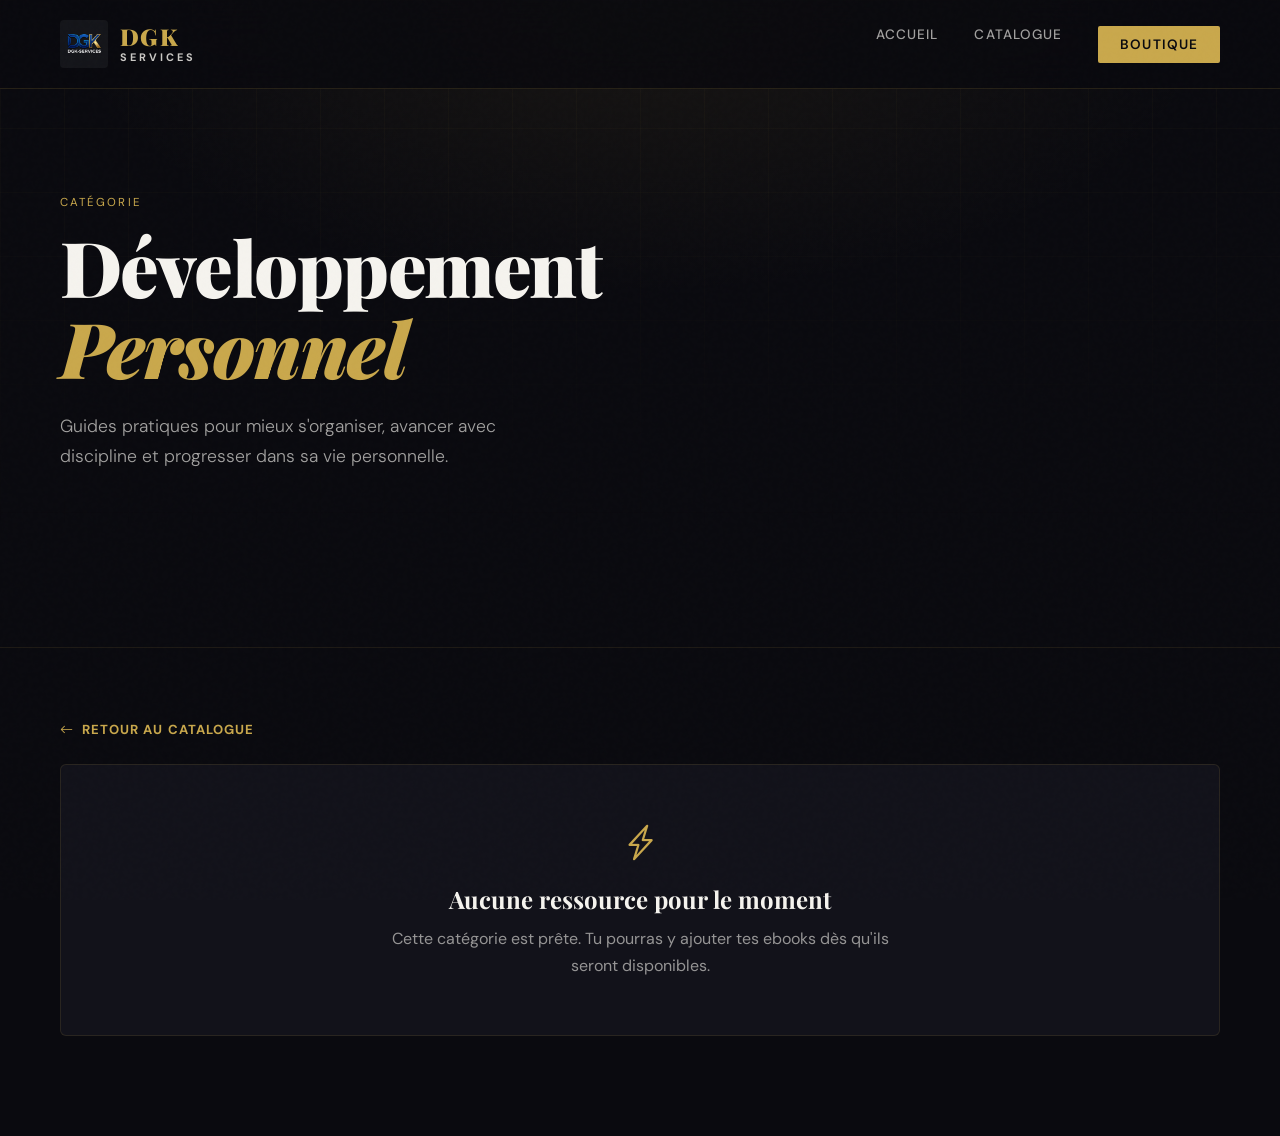
<file: categorie-developpement-personnel.html>
<!DOCTYPE html>
<html lang="fr">
<head>
<meta charset="UTF-8">
<meta name="viewport" content="width=device-width, initial-scale=1.0">
<title>D&eacute;veloppement Personnel | DGK-SERVICES</title>
<link rel="icon" type="image/png" href="assets/logo dgk.png">
<link rel="stylesheet" href="style.css">
<link rel="stylesheet" href="catalogue.css">
<link href="https://cdn.jsdelivr.net/npm/bootstrap-icons@1.11.3/font/bootstrap-icons.css" rel="stylesheet">
<link href="https://fonts.googleapis.com/css2?family=Playfair+Display:wght@400;700;900&family=DM+Sans:wght@300;400;500;600;700&display=swap" rel="stylesheet">
</head>
<body class="catalogue-page">
<nav>
  <a href="index.html" class="nav-logo">
    <img src="assets/logo dgk.png" alt="DGK-SERVICES">
    <span class="nav-logo-text">
      <span class="nav-logo-title">DGK</span>
      <span class="nav-logo-subtitle">SERVICES</span>
    </span>
  </a>
  <button class="nav-toggle" type="button" aria-label="Ouvrir le menu" aria-expanded="false">
    <i class="bi bi-list"></i>
  </button>
  <div class="nav-links">
    <a href="index.html">Accueil</a>
    <a href="catalogue.html">Catalogue</a>
    <a href="https://ztczgngl.mychariow.shop" target="_blank" class="nav-cta">Boutique</a>
  </div>
</nav>
<main>
  <section class="catalogue-hero">
    <div class="catalogue-hero-bg"></div>
    <div class="catalogue-hero-content reveal">
      <div class="section-label">Cat&eacute;gorie</div>
      <h1>D&eacute;veloppement <em>Personnel</em></h1>
      <p class="hero-sub">Guides pratiques pour mieux s'organiser, avancer avec discipline et progresser dans sa vie personnelle.</p>
    </div>
  </section>
  <section class="catalogue-panel">
    <a href="catalogue.html" class="category-back"><i class="bi bi-arrow-left"></i> Retour au catalogue</a>
    <div class="category-empty reveal">
      <i class="bi bi-lightning-charge"></i>
      <h2>Aucune ressource pour le moment</h2>
      <p>Cette cat&eacute;gorie est pr&ecirc;te. Tu pourras y ajouter tes ebooks d&egrave;s qu'ils seront disponibles.</p>
    </div>
  </section>
</main>
<script src="script.js"></script>
</body>
</html>
</file>
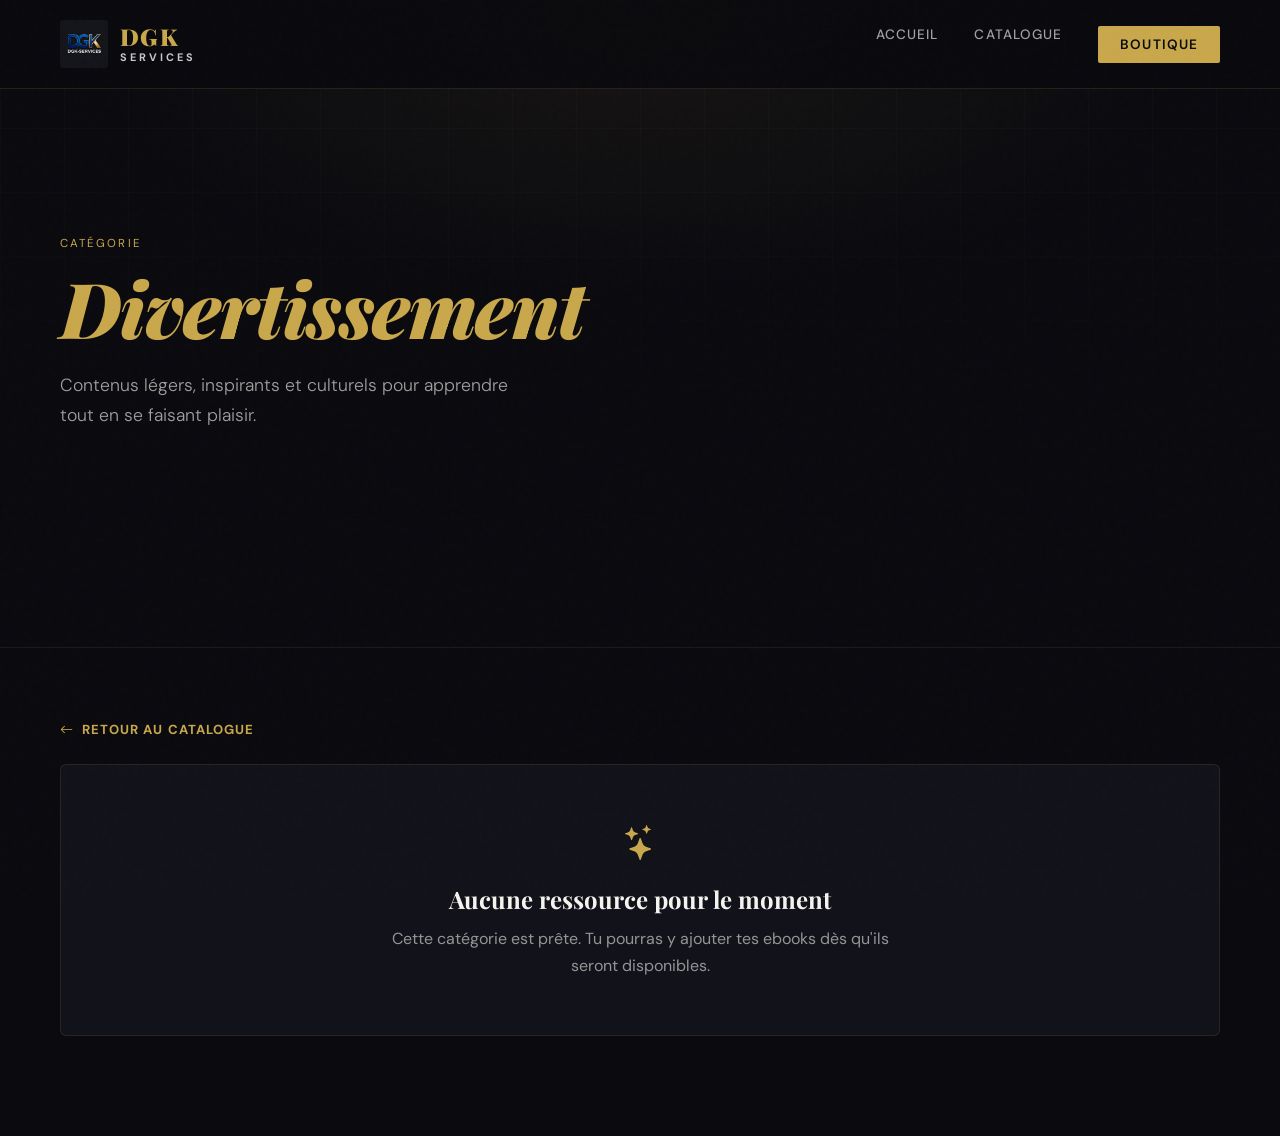
<file: categorie-divertissement.html>
<!DOCTYPE html>
<html lang="fr">
<head>
<meta charset="UTF-8">
<meta name="viewport" content="width=device-width, initial-scale=1.0">
<title>Divertissement | DGK-SERVICES</title>
<link rel="icon" type="image/png" href="assets/logo dgk.png">
<link rel="stylesheet" href="style.css">
<link rel="stylesheet" href="catalogue.css">
<link href="https://cdn.jsdelivr.net/npm/bootstrap-icons@1.11.3/font/bootstrap-icons.css" rel="stylesheet">
<link href="https://fonts.googleapis.com/css2?family=Playfair+Display:wght@400;700;900&family=DM+Sans:wght@300;400;500;600;700&display=swap" rel="stylesheet">
</head>
<body class="catalogue-page">
<nav>
  <a href="index.html" class="nav-logo">
    <img src="assets/logo dgk.png" alt="DGK-SERVICES">
    <span class="nav-logo-text">
      <span class="nav-logo-title">DGK</span>
      <span class="nav-logo-subtitle">SERVICES</span>
    </span>
  </a>
  <button class="nav-toggle" type="button" aria-label="Ouvrir le menu" aria-expanded="false">
    <i class="bi bi-list"></i>
  </button>
  <div class="nav-links">
    <a href="index.html">Accueil</a>
    <a href="catalogue.html">Catalogue</a>
    <a href="https://ztczgngl.mychariow.shop" target="_blank" class="nav-cta">Boutique</a>
  </div>
</nav>
<main>
  <section class="catalogue-hero">
    <div class="catalogue-hero-bg"></div>
    <div class="catalogue-hero-content reveal">
      <div class="section-label">Cat&eacute;gorie</div>
      <h1><em>Divertissement</em></h1>
      <p class="hero-sub">Contenus l&eacute;gers, inspirants et culturels pour apprendre tout en se faisant plaisir.</p>
    </div>
  </section>
  <section class="catalogue-panel">
    <a href="catalogue.html" class="category-back"><i class="bi bi-arrow-left"></i> Retour au catalogue</a>
    <div class="category-empty reveal">
      <i class="bi bi-stars"></i>
      <h2>Aucune ressource pour le moment</h2>
      <p>Cette cat&eacute;gorie est pr&ecirc;te. Tu pourras y ajouter tes ebooks d&egrave;s qu'ils seront disponibles.</p>
    </div>
  </section>
</main>
<script src="script.js"></script>
</body>
</html>
</file>
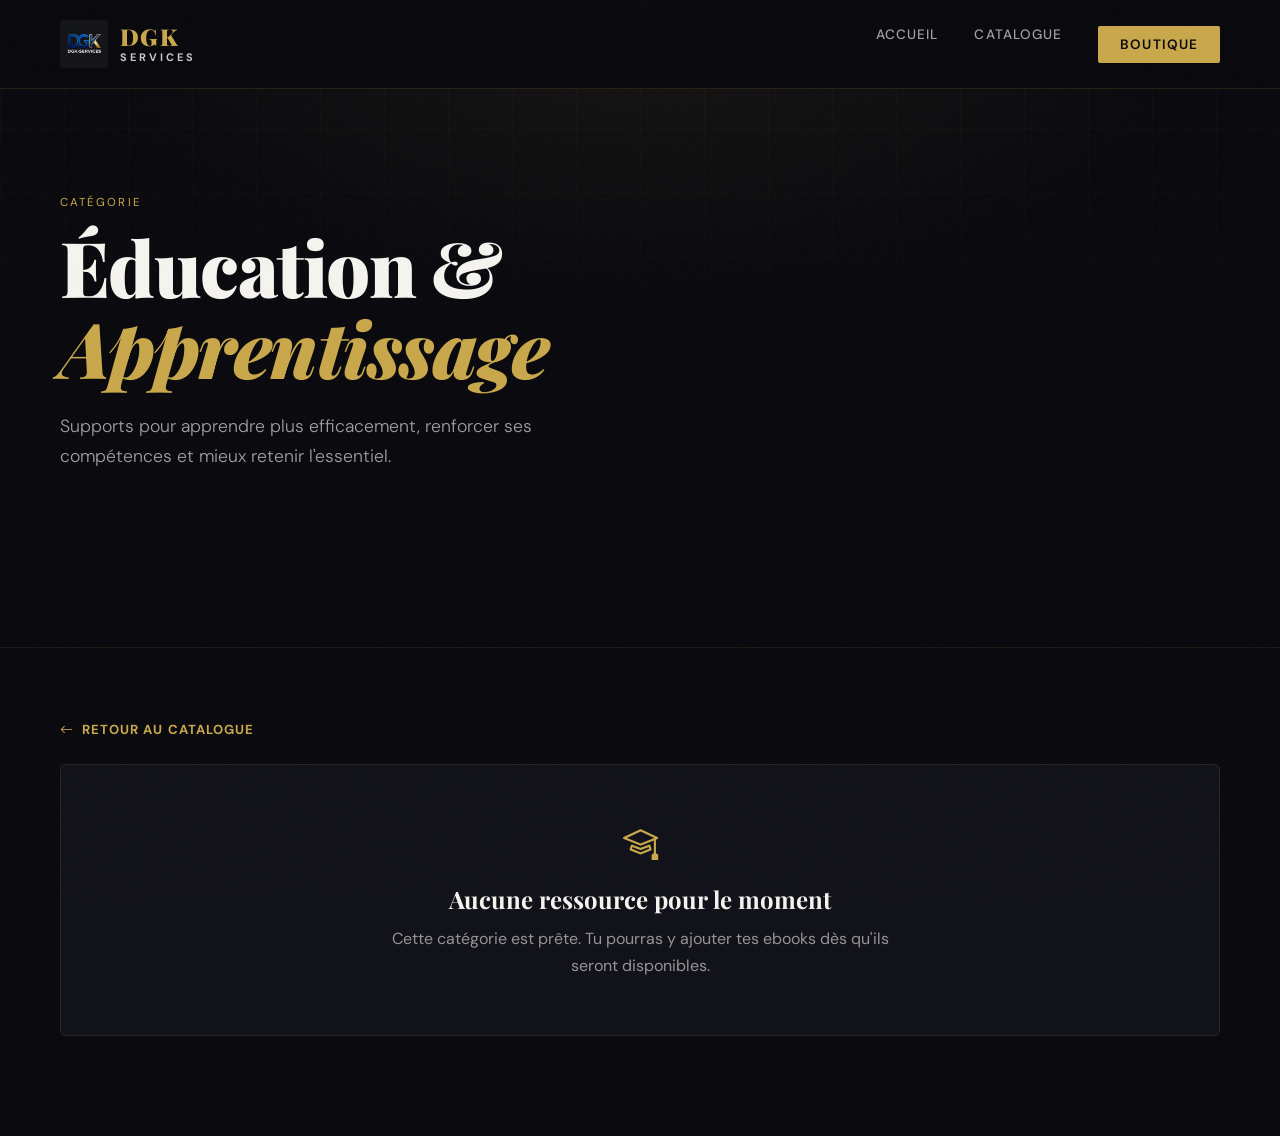
<file: categorie-education-apprentissage.html>
<!DOCTYPE html>
<html lang="fr">
<head>
<meta charset="UTF-8">
<meta name="viewport" content="width=device-width, initial-scale=1.0">
<title>&Eacute;ducation & Apprentissage | DGK-SERVICES</title>
<link rel="icon" type="image/png" href="assets/logo dgk.png">
<link rel="stylesheet" href="style.css">
<link rel="stylesheet" href="catalogue.css">
<link href="https://cdn.jsdelivr.net/npm/bootstrap-icons@1.11.3/font/bootstrap-icons.css" rel="stylesheet">
<link href="https://fonts.googleapis.com/css2?family=Playfair+Display:wght@400;700;900&family=DM+Sans:wght@300;400;500;600;700&display=swap" rel="stylesheet">
</head>
<body class="catalogue-page">
<nav>
  <a href="index.html" class="nav-logo">
    <img src="assets/logo dgk.png" alt="DGK-SERVICES">
    <span class="nav-logo-text">
      <span class="nav-logo-title">DGK</span>
      <span class="nav-logo-subtitle">SERVICES</span>
    </span>
  </a>
  <button class="nav-toggle" type="button" aria-label="Ouvrir le menu" aria-expanded="false">
    <i class="bi bi-list"></i>
  </button>
  <div class="nav-links">
    <a href="index.html">Accueil</a>
    <a href="catalogue.html">Catalogue</a>
    <a href="https://ztczgngl.mychariow.shop" target="_blank" class="nav-cta">Boutique</a>
  </div>
</nav>
<main>
  <section class="catalogue-hero">
    <div class="catalogue-hero-bg"></div>
    <div class="catalogue-hero-content reveal">
      <div class="section-label">Cat&eacute;gorie</div>
      <h1>&Eacute;ducation & <em>Apprentissage</em></h1>
      <p class="hero-sub">Supports pour apprendre plus efficacement, renforcer ses comp&eacute;tences et mieux retenir l'essentiel.</p>
    </div>
  </section>
  <section class="catalogue-panel">
    <a href="catalogue.html" class="category-back"><i class="bi bi-arrow-left"></i> Retour au catalogue</a>
    <div class="category-empty reveal">
      <i class="bi bi-mortarboard"></i>
      <h2>Aucune ressource pour le moment</h2>
      <p>Cette cat&eacute;gorie est pr&ecirc;te. Tu pourras y ajouter tes ebooks d&egrave;s qu'ils seront disponibles.</p>
    </div>
  </section>
</main>
<script src="script.js"></script>
</body>
</html>
</file>
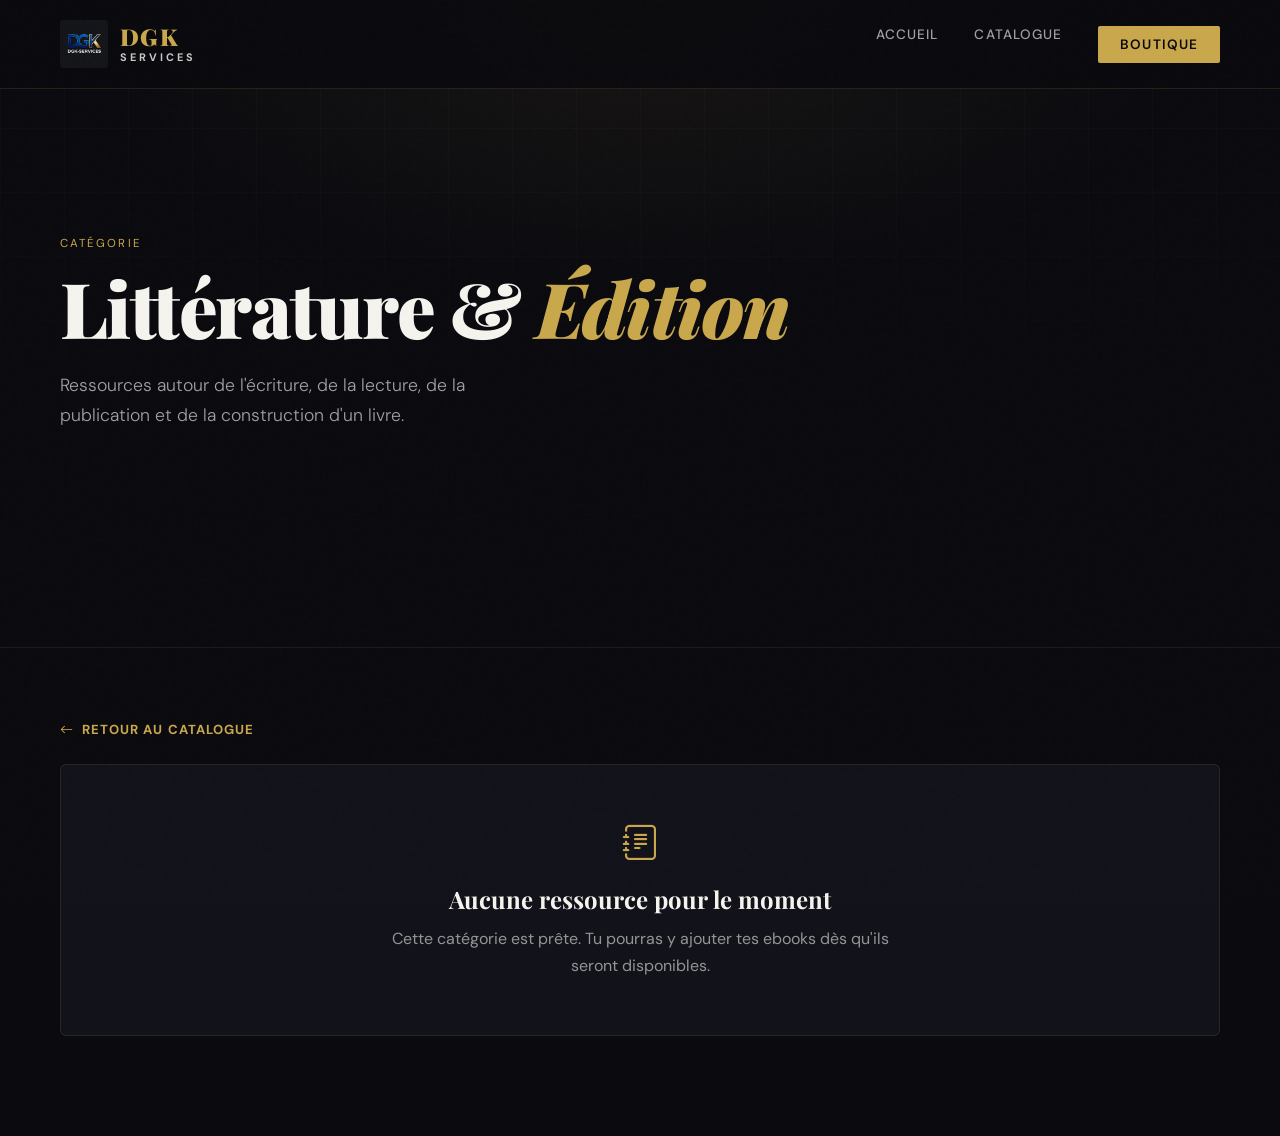
<file: categorie-litterature-edition.html>
<!DOCTYPE html>
<html lang="fr">
<head>
<meta charset="UTF-8">
<meta name="viewport" content="width=device-width, initial-scale=1.0">
<title>Litt&eacute;rature & &Eacute;dition | DGK-SERVICES</title>
<link rel="icon" type="image/png" href="assets/logo dgk.png">
<link rel="stylesheet" href="style.css">
<link rel="stylesheet" href="catalogue.css">
<link href="https://cdn.jsdelivr.net/npm/bootstrap-icons@1.11.3/font/bootstrap-icons.css" rel="stylesheet">
<link href="https://fonts.googleapis.com/css2?family=Playfair+Display:wght@400;700;900&family=DM+Sans:wght@300;400;500;600;700&display=swap" rel="stylesheet">
</head>
<body class="catalogue-page">
<nav>
  <a href="index.html" class="nav-logo">
    <img src="assets/logo dgk.png" alt="DGK-SERVICES">
    <span class="nav-logo-text">
      <span class="nav-logo-title">DGK</span>
      <span class="nav-logo-subtitle">SERVICES</span>
    </span>
  </a>
  <button class="nav-toggle" type="button" aria-label="Ouvrir le menu" aria-expanded="false">
    <i class="bi bi-list"></i>
  </button>
  <div class="nav-links">
    <a href="index.html">Accueil</a>
    <a href="catalogue.html">Catalogue</a>
    <a href="https://ztczgngl.mychariow.shop" target="_blank" class="nav-cta">Boutique</a>
  </div>
</nav>
<main>
  <section class="catalogue-hero">
    <div class="catalogue-hero-bg"></div>
    <div class="catalogue-hero-content reveal">
      <div class="section-label">Cat&eacute;gorie</div>
      <h1>Litt&eacute;rature & <em>&Eacute;dition</em></h1>
      <p class="hero-sub">Ressources autour de l'&eacute;criture, de la lecture, de la publication et de la construction d'un livre.</p>
    </div>
  </section>
  <section class="catalogue-panel">
    <a href="catalogue.html" class="category-back"><i class="bi bi-arrow-left"></i> Retour au catalogue</a>
    <div class="category-empty reveal">
      <i class="bi bi-journal-text"></i>
      <h2>Aucune ressource pour le moment</h2>
      <p>Cette cat&eacute;gorie est pr&ecirc;te. Tu pourras y ajouter tes ebooks d&egrave;s qu'ils seront disponibles.</p>
    </div>
  </section>
</main>
<script src="script.js"></script>
</body>
</html>
</file>
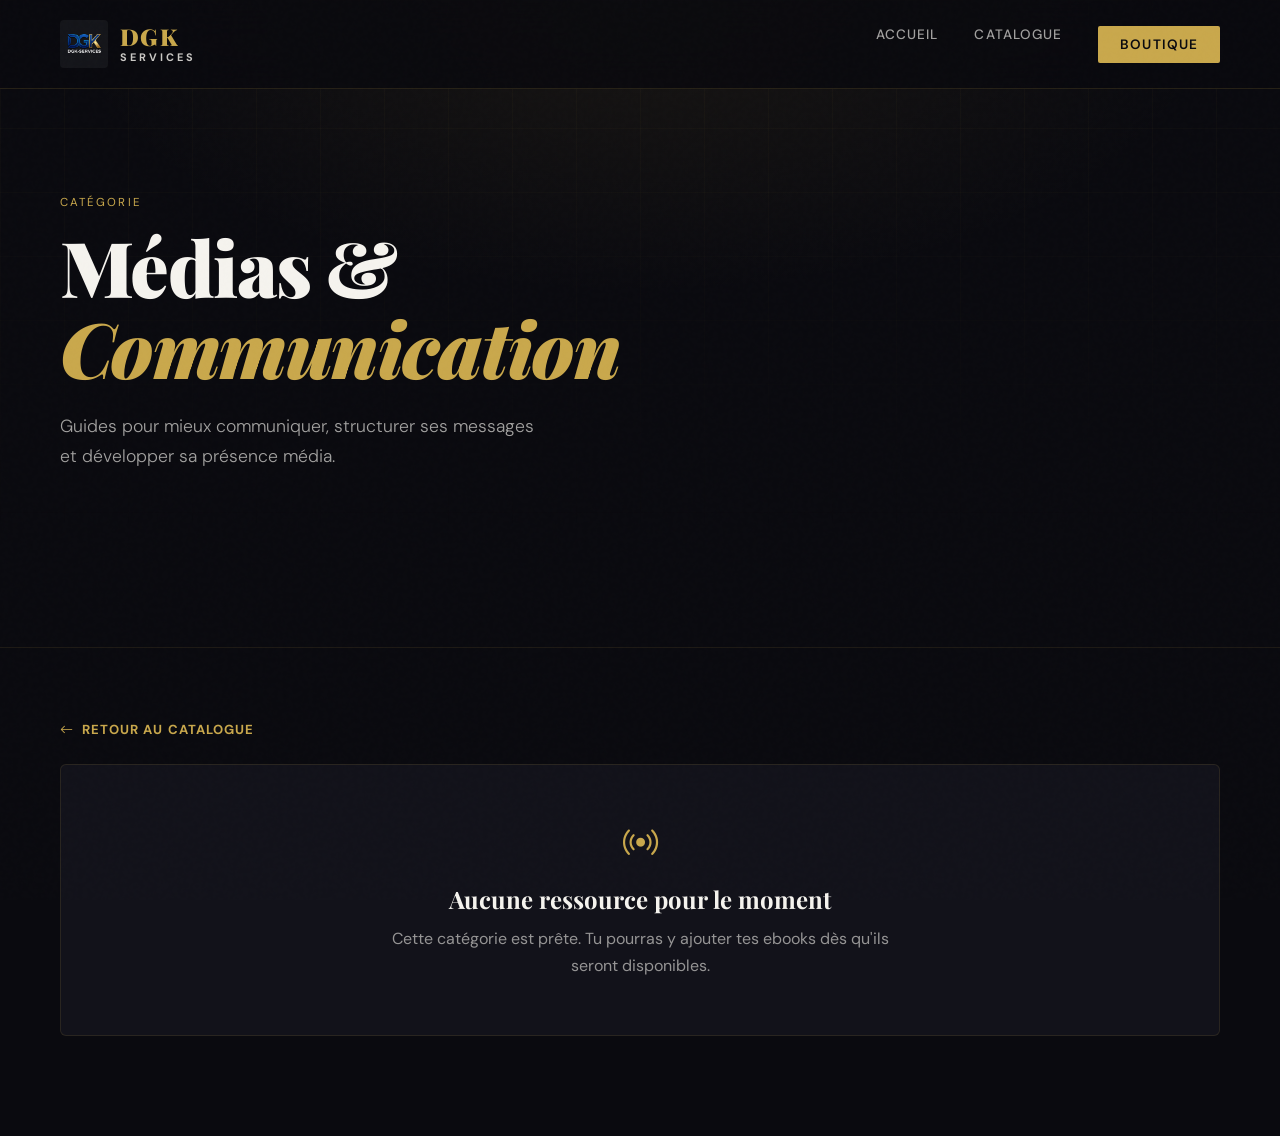
<file: categorie-medias-communication.html>
<!DOCTYPE html>
<html lang="fr">
<head>
<meta charset="UTF-8">
<meta name="viewport" content="width=device-width, initial-scale=1.0">
<title>M&eacute;dias & Communication | DGK-SERVICES</title>
<link rel="icon" type="image/png" href="assets/logo dgk.png">
<link rel="stylesheet" href="style.css">
<link rel="stylesheet" href="catalogue.css">
<link href="https://cdn.jsdelivr.net/npm/bootstrap-icons@1.11.3/font/bootstrap-icons.css" rel="stylesheet">
<link href="https://fonts.googleapis.com/css2?family=Playfair+Display:wght@400;700;900&family=DM+Sans:wght@300;400;500;600;700&display=swap" rel="stylesheet">
</head>
<body class="catalogue-page">
<nav>
  <a href="index.html" class="nav-logo">
    <img src="assets/logo dgk.png" alt="DGK-SERVICES">
    <span class="nav-logo-text">
      <span class="nav-logo-title">DGK</span>
      <span class="nav-logo-subtitle">SERVICES</span>
    </span>
  </a>
  <button class="nav-toggle" type="button" aria-label="Ouvrir le menu" aria-expanded="false">
    <i class="bi bi-list"></i>
  </button>
  <div class="nav-links">
    <a href="index.html">Accueil</a>
    <a href="catalogue.html">Catalogue</a>
    <a href="https://ztczgngl.mychariow.shop" target="_blank" class="nav-cta">Boutique</a>
  </div>
</nav>
<main>
  <section class="catalogue-hero">
    <div class="catalogue-hero-bg"></div>
    <div class="catalogue-hero-content reveal">
      <div class="section-label">Cat&eacute;gorie</div>
      <h1>M&eacute;dias & <em>Communication</em></h1>
      <p class="hero-sub">Guides pour mieux communiquer, structurer ses messages et d&eacute;velopper sa pr&eacute;sence m&eacute;dia.</p>
    </div>
  </section>
  <section class="catalogue-panel">
    <a href="catalogue.html" class="category-back"><i class="bi bi-arrow-left"></i> Retour au catalogue</a>
    <div class="category-empty reveal">
      <i class="bi bi-broadcast"></i>
      <h2>Aucune ressource pour le moment</h2>
      <p>Cette cat&eacute;gorie est pr&ecirc;te. Tu pourras y ajouter tes ebooks d&egrave;s qu'ils seront disponibles.</p>
    </div>
  </section>
</main>
<script src="script.js"></script>
</body>
</html>
</file>
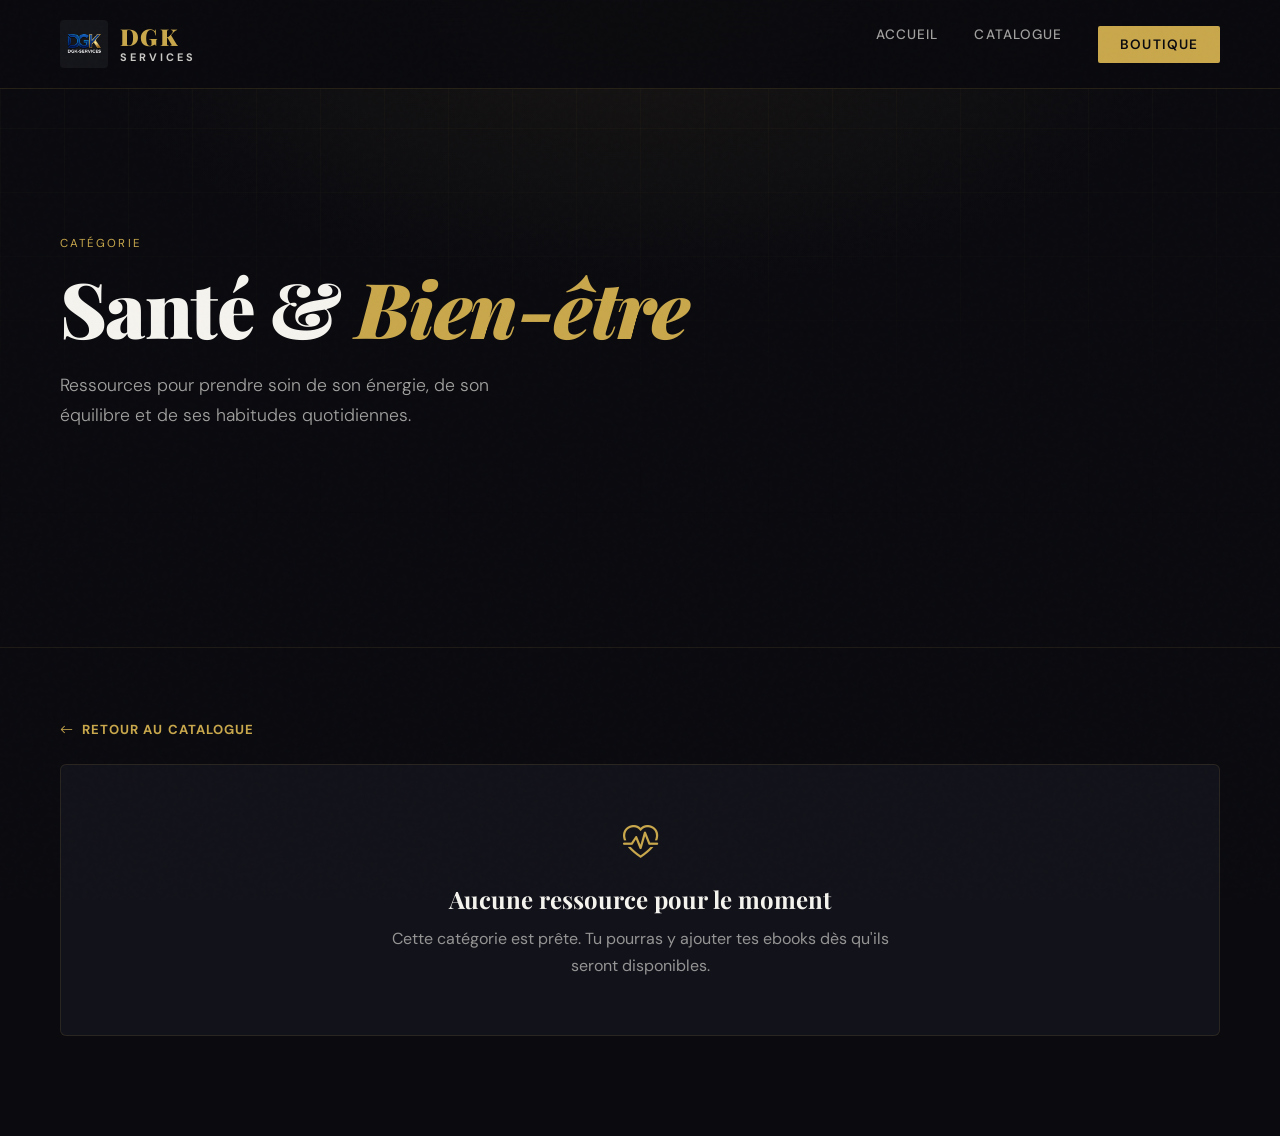
<file: categorie-sante-bien-etre.html>
<!DOCTYPE html>
<html lang="fr">
<head>
<meta charset="UTF-8">
<meta name="viewport" content="width=device-width, initial-scale=1.0">
<title>Sant&eacute; & Bien-&ecirc;tre | DGK-SERVICES</title>
<link rel="icon" type="image/png" href="assets/logo dgk.png">
<link rel="stylesheet" href="style.css">
<link rel="stylesheet" href="catalogue.css">
<link href="https://cdn.jsdelivr.net/npm/bootstrap-icons@1.11.3/font/bootstrap-icons.css" rel="stylesheet">
<link href="https://fonts.googleapis.com/css2?family=Playfair+Display:wght@400;700;900&family=DM+Sans:wght@300;400;500;600;700&display=swap" rel="stylesheet">
</head>
<body class="catalogue-page">
<nav>
  <a href="index.html" class="nav-logo">
    <img src="assets/logo dgk.png" alt="DGK-SERVICES">
    <span class="nav-logo-text">
      <span class="nav-logo-title">DGK</span>
      <span class="nav-logo-subtitle">SERVICES</span>
    </span>
  </a>
  <button class="nav-toggle" type="button" aria-label="Ouvrir le menu" aria-expanded="false">
    <i class="bi bi-list"></i>
  </button>
  <div class="nav-links">
    <a href="index.html">Accueil</a>
    <a href="catalogue.html">Catalogue</a>
    <a href="https://ztczgngl.mychariow.shop" target="_blank" class="nav-cta">Boutique</a>
  </div>
</nav>
<main>
  <section class="catalogue-hero">
    <div class="catalogue-hero-bg"></div>
    <div class="catalogue-hero-content reveal">
      <div class="section-label">Cat&eacute;gorie</div>
      <h1>Sant&eacute; & <em>Bien-&ecirc;tre</em></h1>
      <p class="hero-sub">Ressources pour prendre soin de son &eacute;nergie, de son &eacute;quilibre et de ses habitudes quotidiennes.</p>
    </div>
  </section>
  <section class="catalogue-panel">
    <a href="catalogue.html" class="category-back"><i class="bi bi-arrow-left"></i> Retour au catalogue</a>
    <div class="category-empty reveal">
      <i class="bi bi-heart-pulse"></i>
      <h2>Aucune ressource pour le moment</h2>
      <p>Cette cat&eacute;gorie est pr&ecirc;te. Tu pourras y ajouter tes ebooks d&egrave;s qu'ils seront disponibles.</p>
    </div>
  </section>
</main>
<script src="script.js"></script>
</body>
</html>
</file>
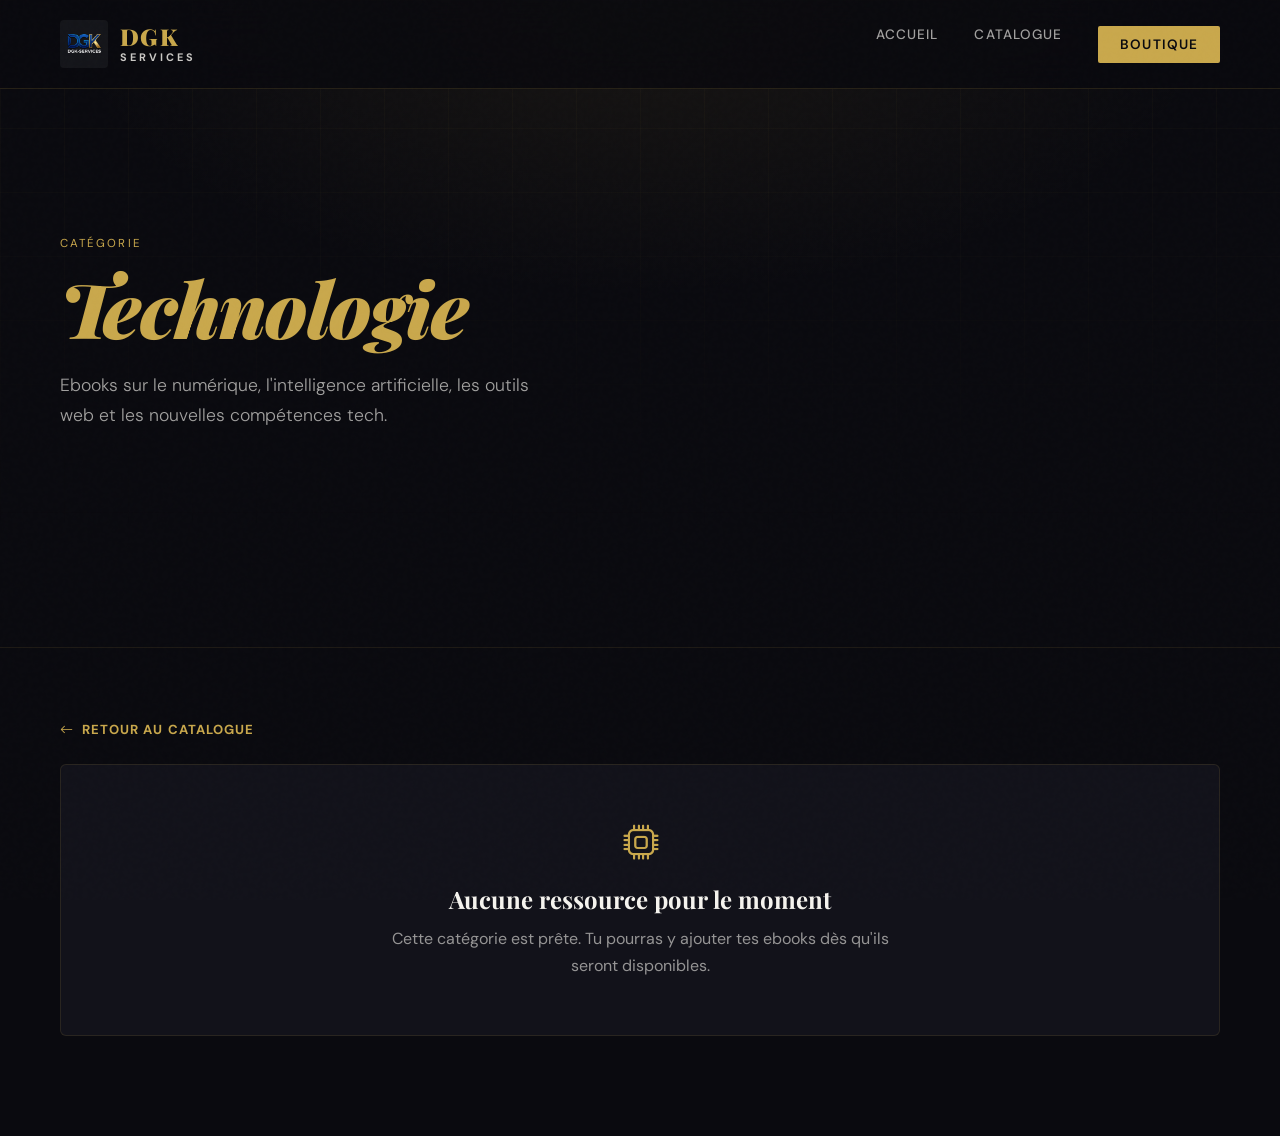
<file: categorie-technologie.html>
<!DOCTYPE html>
<html lang="fr">
<head>
<meta charset="UTF-8">
<meta name="viewport" content="width=device-width, initial-scale=1.0">
<title>Technologie | DGK-SERVICES</title>
<link rel="icon" type="image/png" href="assets/logo dgk.png">
<link rel="stylesheet" href="style.css">
<link rel="stylesheet" href="catalogue.css">
<link href="https://cdn.jsdelivr.net/npm/bootstrap-icons@1.11.3/font/bootstrap-icons.css" rel="stylesheet">
<link href="https://fonts.googleapis.com/css2?family=Playfair+Display:wght@400;700;900&family=DM+Sans:wght@300;400;500;600;700&display=swap" rel="stylesheet">
</head>
<body class="catalogue-page">
<nav>
  <a href="index.html" class="nav-logo">
    <img src="assets/logo dgk.png" alt="DGK-SERVICES">
    <span class="nav-logo-text">
      <span class="nav-logo-title">DGK</span>
      <span class="nav-logo-subtitle">SERVICES</span>
    </span>
  </a>
  <button class="nav-toggle" type="button" aria-label="Ouvrir le menu" aria-expanded="false">
    <i class="bi bi-list"></i>
  </button>
  <div class="nav-links">
    <a href="index.html">Accueil</a>
    <a href="catalogue.html">Catalogue</a>
    <a href="https://ztczgngl.mychariow.shop" target="_blank" class="nav-cta">Boutique</a>
  </div>
</nav>
<main>
  <section class="catalogue-hero">
    <div class="catalogue-hero-bg"></div>
    <div class="catalogue-hero-content reveal">
      <div class="section-label">Cat&eacute;gorie</div>
      <h1><em>Technologie</em></h1>
      <p class="hero-sub">Ebooks sur le num&eacute;rique, l'intelligence artificielle, les outils web et les nouvelles comp&eacute;tences tech.</p>
    </div>
  </section>
  <section class="catalogue-panel">
    <a href="catalogue.html" class="category-back"><i class="bi bi-arrow-left"></i> Retour au catalogue</a>
    <div class="category-empty reveal">
      <i class="bi bi-cpu"></i>
      <h2>Aucune ressource pour le moment</h2>
      <p>Cette cat&eacute;gorie est pr&ecirc;te. Tu pourras y ajouter tes ebooks d&egrave;s qu'ils seront disponibles.</p>
    </div>
  </section>
</main>
<script src="script.js"></script>
</body>
</html>
</file>
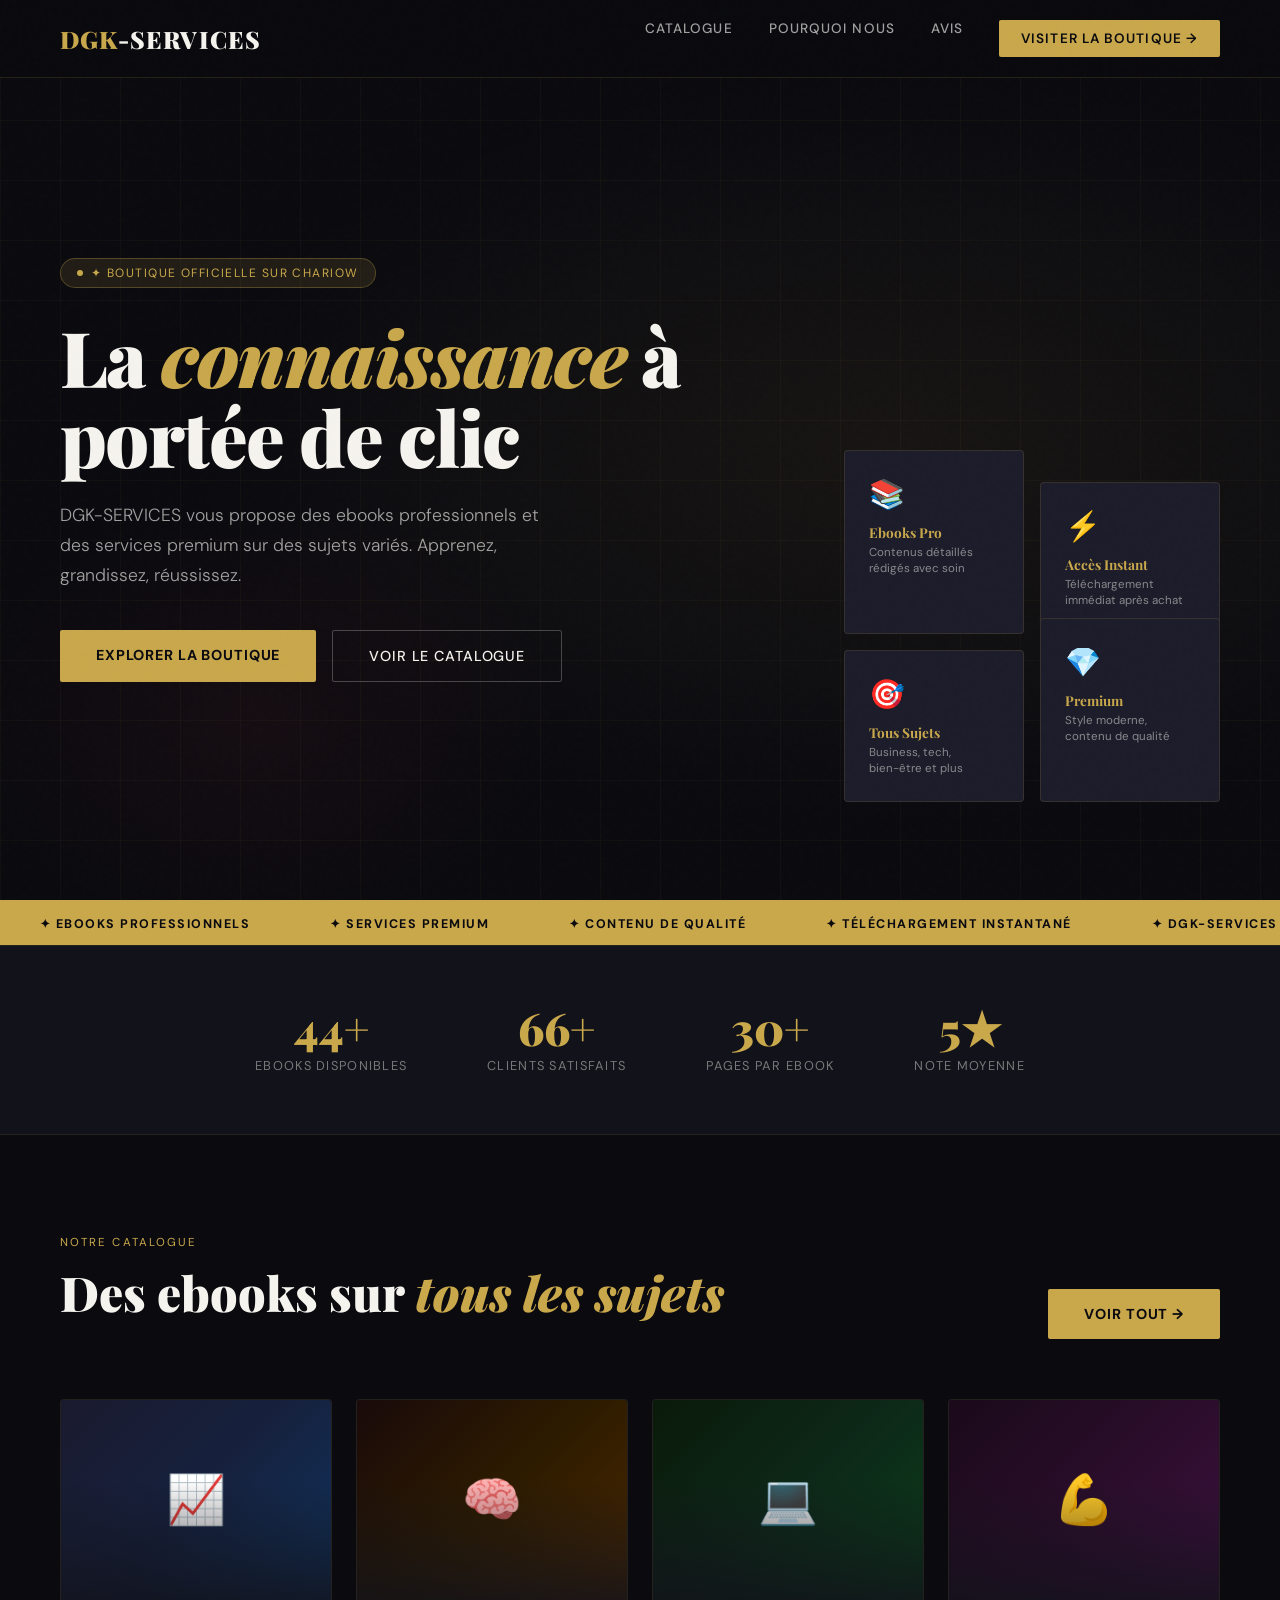
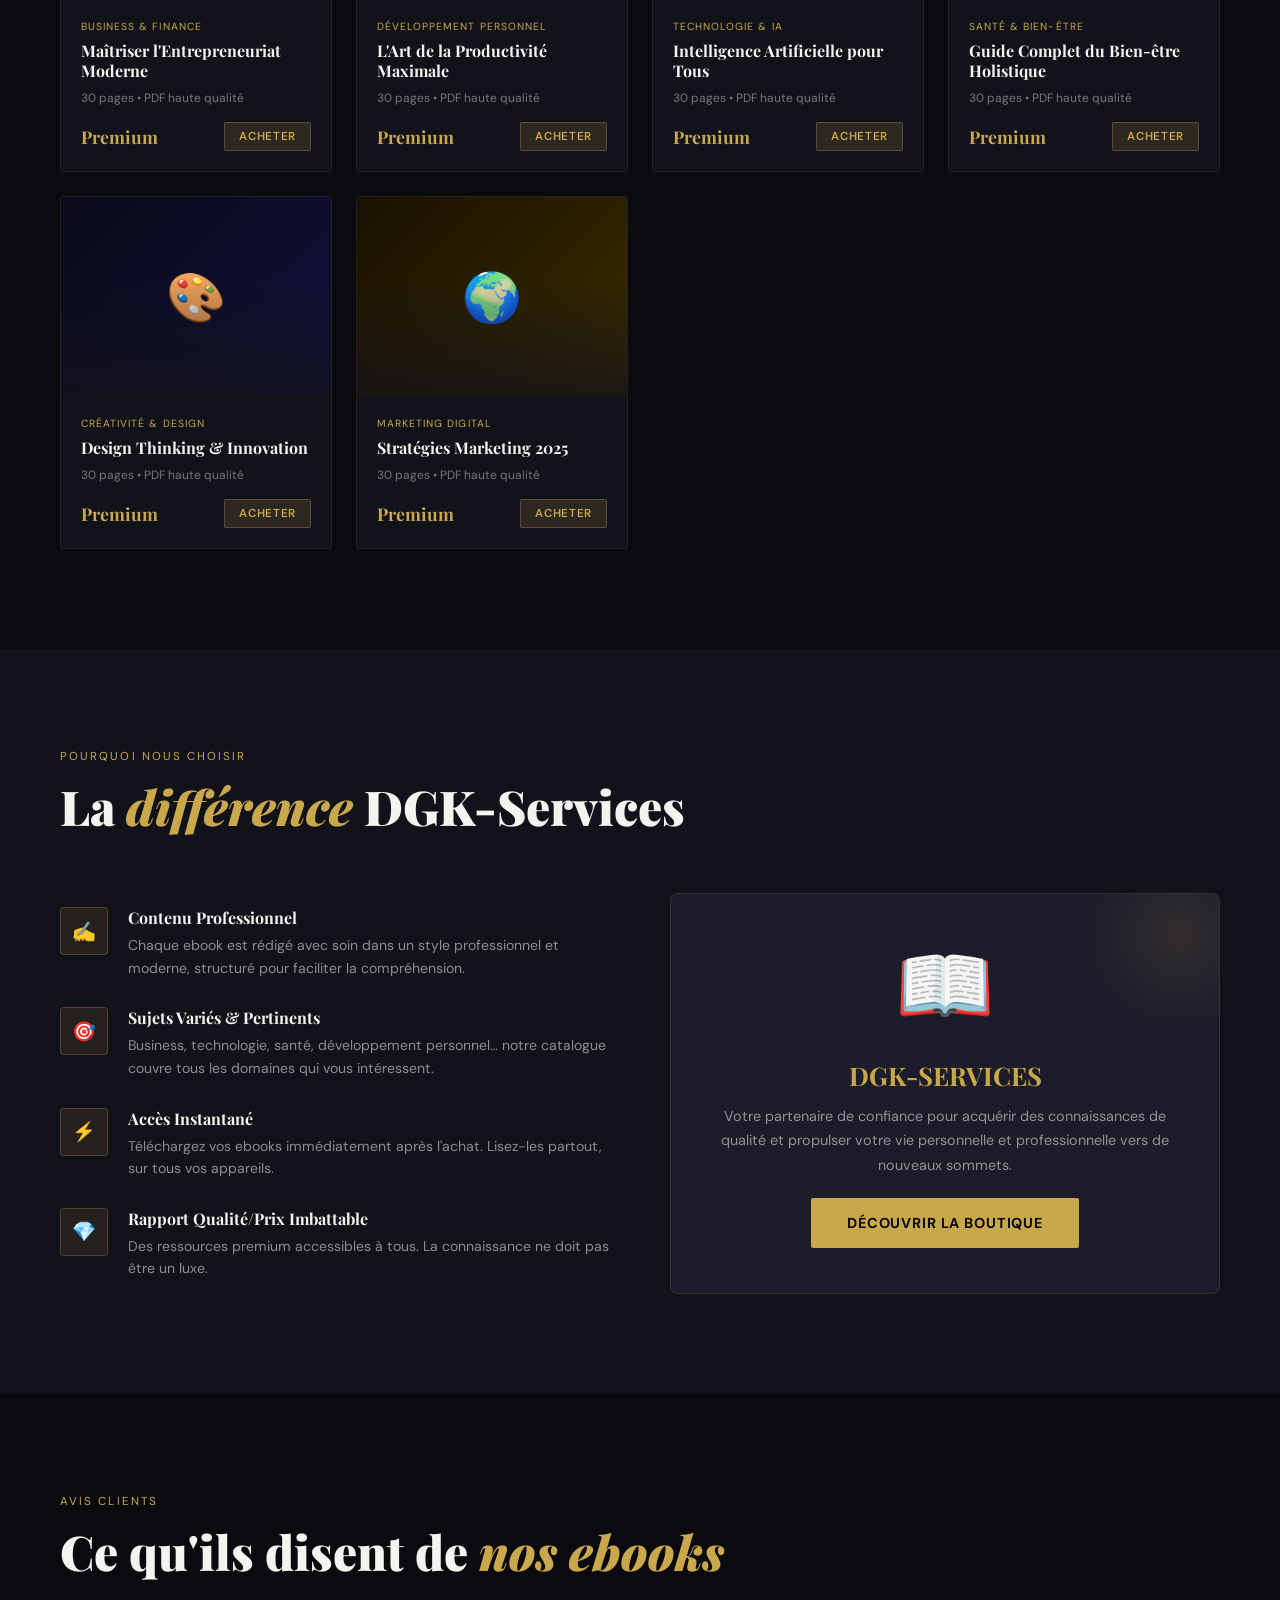
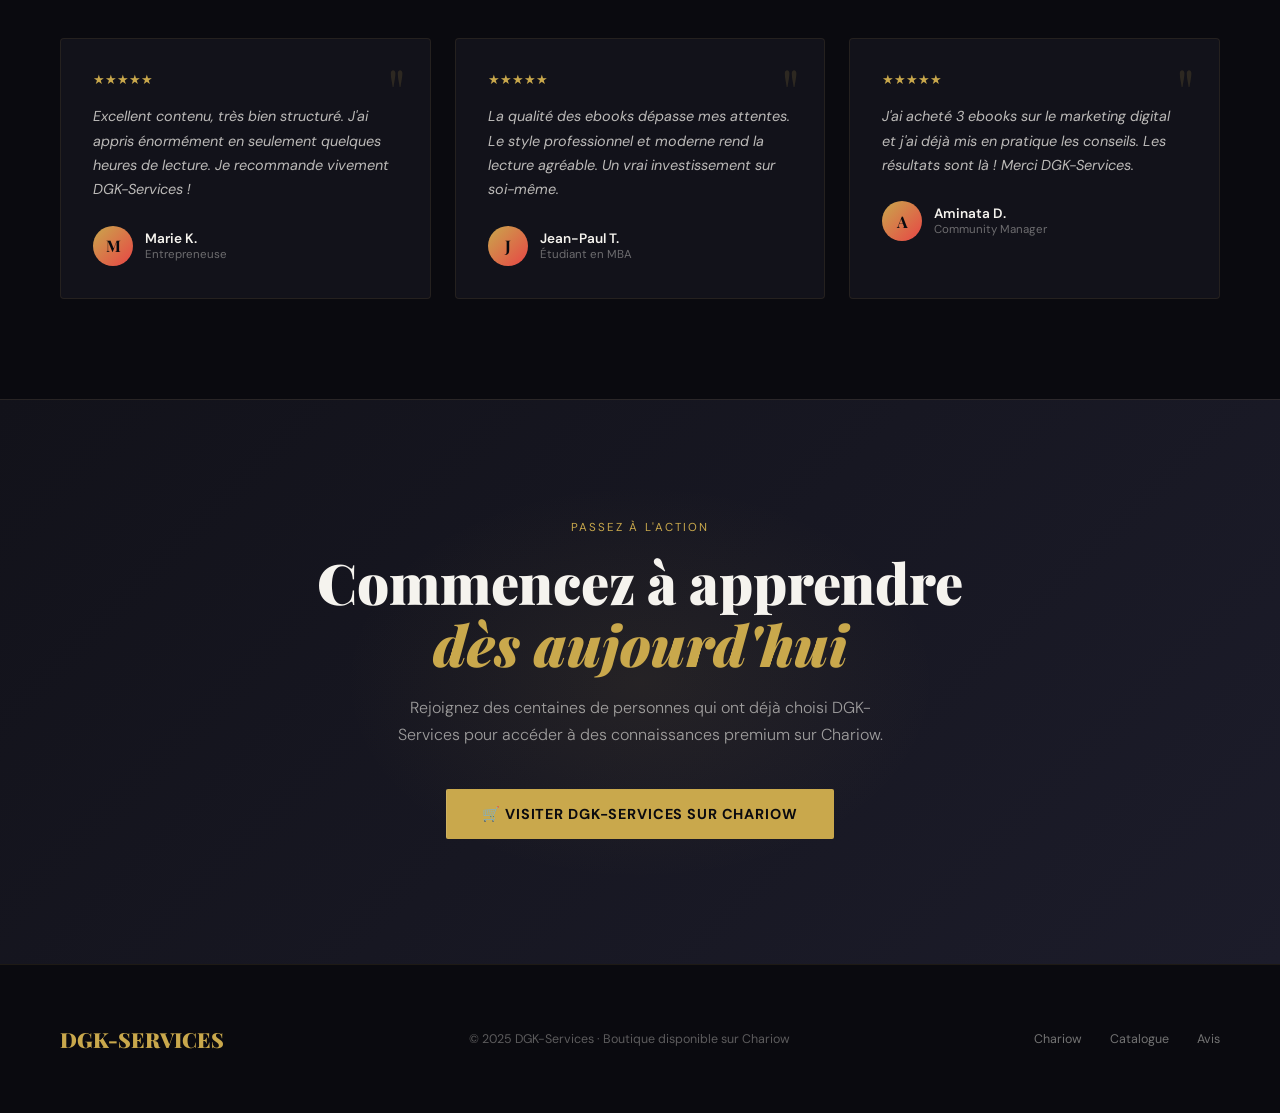
<file: dgk-landing.html>
<!DOCTYPE html>
<html lang="fr">
<head>
<meta charset="UTF-8">
<meta name="viewport" content="width=device-width, initial-scale=1.0">
<title>DGK-SERVICES — Boutique Ebooks & Services Professionnels</title>
<link href="https://fonts.googleapis.com/css2?family=Playfair+Display:wght@400;700;900&family=DM+Sans:wght@300;400;500;600&display=swap" rel="stylesheet">
<style>
  :root {
    --gold: #C9A84C;
    --gold-light: #F0D080;
    --dark: #0A0A0F;
    --dark2: #12121A;
    --dark3: #1C1C2A;
    --white: #F5F3EE;
    --accent: #E84545;
  }

  * { margin: 0; padding: 0; box-sizing: border-box; }

  html { scroll-behavior: smooth; }

  body {
    background: var(--dark);
    color: var(--white);
    font-family: 'DM Sans', sans-serif;
    overflow-x: hidden;
  }

  /* ── NOISE OVERLAY ── */
  body::before {
    content: '';
    position: fixed;
    inset: 0;
    background-image: url("data:image/svg+xml,%3Csvg viewBox='0 0 200 200' xmlns='http://www.w3.org/2000/svg'%3E%3Cfilter id='n'%3E%3CfeTurbulence type='fractalNoise' baseFrequency='0.9' numOctaves='4' stitchTiles='stitch'/%3E%3C/filter%3E%3Crect width='100%25' height='100%25' filter='url(%23n)' opacity='0.03'/%3E%3C/svg%3E");
    pointer-events: none;
    z-index: 9999;
    opacity: 0.4;
  }

  /* ── NAV ── */
  nav {
    position: fixed;
    top: 0; left: 0; right: 0;
    z-index: 100;
    padding: 20px 60px;
    display: flex;
    align-items: center;
    justify-content: space-between;
    background: rgba(10,10,15,0.85);
    backdrop-filter: blur(20px);
    border-bottom: 1px solid rgba(201,168,76,0.15);
  }

  .nav-logo {
    font-family: 'Playfair Display', serif;
    font-weight: 900;
    font-size: 1.5rem;
    letter-spacing: 0.05em;
    color: var(--gold);
  }

  .nav-logo span { color: var(--white); }

  .nav-links { display: flex; gap: 36px; }
  .nav-links a {
    color: rgba(245,243,238,0.65);
    text-decoration: none;
    font-size: 0.85rem;
    font-weight: 500;
    letter-spacing: 0.08em;
    text-transform: uppercase;
    transition: color 0.3s;
  }
  .nav-links a:hover { color: var(--gold); }

  .nav-cta {
    background: var(--gold);
    color: var(--dark) !important;
    padding: 10px 22px;
    border-radius: 2px;
    font-weight: 600 !important;
    transition: background 0.3s !important;
  }
  .nav-cta:hover { background: var(--gold-light) !important; color: var(--dark) !important; }

  /* ── HERO ── */
  .hero {
    min-height: 100vh;
    display: flex;
    align-items: center;
    position: relative;
    overflow: hidden;
    padding: 120px 60px 80px;
  }

  .hero-bg {
    position: absolute;
    inset: 0;
    background:
      radial-gradient(ellipse 80% 60% at 70% 50%, rgba(201,168,76,0.07) 0%, transparent 70%),
      radial-gradient(ellipse 40% 40% at 20% 80%, rgba(232,69,69,0.05) 0%, transparent 60%);
  }

  .hero-grid {
    position: absolute;
    inset: 0;
    background-image:
      linear-gradient(rgba(201,168,76,0.04) 1px, transparent 1px),
      linear-gradient(90deg, rgba(201,168,76,0.04) 1px, transparent 1px);
    background-size: 60px 60px;
  }

  .hero-content {
    position: relative;
    z-index: 2;
    max-width: 680px;
  }

  .hero-badge {
    display: inline-flex;
    align-items: center;
    gap: 8px;
    background: rgba(201,168,76,0.12);
    border: 1px solid rgba(201,168,76,0.3);
    padding: 6px 16px;
    border-radius: 100px;
    font-size: 0.75rem;
    letter-spacing: 0.12em;
    text-transform: uppercase;
    color: var(--gold);
    margin-bottom: 28px;
    animation: fadeUp 0.8s ease both;
  }

  .hero-badge::before {
    content: '';
    width: 6px; height: 6px;
    background: var(--gold);
    border-radius: 50%;
    animation: pulse 2s infinite;
  }

  @keyframes pulse {
    0%, 100% { opacity: 1; transform: scale(1); }
    50% { opacity: 0.5; transform: scale(1.4); }
  }

  h1 {
    font-family: 'Playfair Display', serif;
    font-size: clamp(3rem, 6vw, 5.5rem);
    font-weight: 900;
    line-height: 1.05;
    letter-spacing: -0.02em;
    margin-bottom: 24px;
    animation: fadeUp 0.8s 0.1s ease both;
  }

  h1 em {
    font-style: italic;
    color: var(--gold);
  }

  .hero-sub {
    font-size: 1.1rem;
    line-height: 1.7;
    color: rgba(245,243,238,0.65);
    max-width: 480px;
    margin-bottom: 40px;
    font-weight: 300;
    animation: fadeUp 0.8s 0.2s ease both;
  }

  .hero-actions {
    display: flex;
    gap: 16px;
    flex-wrap: wrap;
    animation: fadeUp 0.8s 0.3s ease both;
  }

  .btn-primary {
    background: var(--gold);
    color: var(--dark);
    padding: 16px 36px;
    border: none;
    border-radius: 2px;
    font-family: 'DM Sans', sans-serif;
    font-size: 0.9rem;
    font-weight: 700;
    letter-spacing: 0.06em;
    text-transform: uppercase;
    cursor: pointer;
    text-decoration: none;
    display: inline-block;
    transition: all 0.3s;
    position: relative;
    overflow: hidden;
  }

  .btn-primary::after {
    content: '';
    position: absolute;
    inset: 0;
    background: rgba(255,255,255,0.2);
    transform: translateX(-100%);
    transition: transform 0.4s;
  }
  .btn-primary:hover::after { transform: translateX(0); }
  .btn-primary:hover { transform: translateY(-2px); box-shadow: 0 12px 40px rgba(201,168,76,0.35); }

  .btn-secondary {
    background: transparent;
    color: var(--white);
    padding: 16px 36px;
    border: 1px solid rgba(245,243,238,0.25);
    border-radius: 2px;
    font-family: 'DM Sans', sans-serif;
    font-size: 0.9rem;
    font-weight: 500;
    letter-spacing: 0.06em;
    text-transform: uppercase;
    cursor: pointer;
    text-decoration: none;
    display: inline-block;
    transition: all 0.3s;
  }
  .btn-secondary:hover { border-color: var(--gold); color: var(--gold); }

  .hero-float {
    position: absolute;
    right: 60px;
    top: 50%;
    transform: translateY(-50%);
    display: grid;
    grid-template-columns: 1fr 1fr;
    gap: 16px;
    animation: fadeLeft 1s 0.4s ease both;
  }

  .float-card {
    background: var(--dark3);
    border: 1px solid rgba(201,168,76,0.15);
    padding: 24px;
    border-radius: 4px;
    width: 180px;
    transition: transform 0.3s, border-color 0.3s;
  }
  .float-card:hover { transform: translateY(-4px); border-color: rgba(201,168,76,0.4); }
  .float-card:nth-child(2) { margin-top: 32px; }
  .float-card:nth-child(4) { margin-top: -32px; }

  .float-icon {
    font-size: 1.8rem;
    margin-bottom: 10px;
  }

  .float-title {
    font-family: 'Playfair Display', serif;
    font-size: 0.85rem;
    font-weight: 700;
    color: var(--gold);
    margin-bottom: 4px;
  }

  .float-desc {
    font-size: 0.72rem;
    color: rgba(245,243,238,0.5);
    line-height: 1.4;
  }

  /* ── STATS ── */
  .stats {
    padding: 60px;
    border-top: 1px solid rgba(201,168,76,0.1);
    border-bottom: 1px solid rgba(201,168,76,0.1);
    display: flex;
    justify-content: center;
    gap: 80px;
    background: var(--dark2);
    flex-wrap: wrap;
  }

  .stat { text-align: center; }

  .stat-num {
    font-family: 'Playfair Display', serif;
    font-size: 2.8rem;
    font-weight: 900;
    color: var(--gold);
    line-height: 1;
  }

  .stat-label {
    font-size: 0.8rem;
    letter-spacing: 0.1em;
    text-transform: uppercase;
    color: rgba(245,243,238,0.45);
    margin-top: 6px;
  }

  /* ── SECTION ── */
  section { padding: 100px 60px; }

  .section-label {
    font-size: 0.72rem;
    letter-spacing: 0.18em;
    text-transform: uppercase;
    color: var(--gold);
    margin-bottom: 16px;
  }

  .section-title {
    font-family: 'Playfair Display', serif;
    font-size: clamp(2rem, 4vw, 3rem);
    font-weight: 900;
    line-height: 1.1;
    margin-bottom: 20px;
  }

  .section-title em { color: var(--gold); font-style: italic; }

  .section-sub {
    font-size: 1rem;
    color: rgba(245,243,238,0.6);
    line-height: 1.7;
    max-width: 500px;
    font-weight: 300;
  }

  /* ── CATALOGUE ── */
  .catalogue { background: var(--dark); }

  .catalogue-header {
    display: flex;
    justify-content: space-between;
    align-items: flex-end;
    margin-bottom: 60px;
    flex-wrap: wrap;
    gap: 20px;
  }

  .books-grid {
    display: grid;
    grid-template-columns: repeat(auto-fill, minmax(240px, 1fr));
    gap: 24px;
  }

  .book-card {
    background: var(--dark2);
    border: 1px solid rgba(201,168,76,0.1);
    border-radius: 4px;
    overflow: hidden;
    transition: all 0.35s;
    cursor: pointer;
  }
  .book-card:hover {
    transform: translateY(-6px);
    border-color: rgba(201,168,76,0.4);
    box-shadow: 0 20px 60px rgba(0,0,0,0.5);
  }

  .book-cover {
    height: 200px;
    display: flex;
    align-items: center;
    justify-content: center;
    font-size: 3rem;
    position: relative;
    overflow: hidden;
  }

  .book-cover::after {
    content: '';
    position: absolute;
    inset: 0;
    background: linear-gradient(to bottom, transparent 40%, rgba(18,18,26,0.8));
  }

  .bc1 { background: linear-gradient(135deg, #1a1a2e, #16213e, #0f3460); }
  .bc2 { background: linear-gradient(135deg, #1a0a0a, #2d1b00, #4a2800); }
  .bc3 { background: linear-gradient(135deg, #0a1a0a, #0d2818, #0a3d1a); }
  .bc4 { background: linear-gradient(135deg, #1a0a1a, #2a0d2a, #3d1040); }
  .bc5 { background: linear-gradient(135deg, #0a0a1a, #0d0d2a, #10103d); }
  .bc6 { background: linear-gradient(135deg, #1a1200, #2a1e00, #3d2d00); }

  .book-info { padding: 20px; }

  .book-tag {
    font-size: 0.65rem;
    letter-spacing: 0.1em;
    text-transform: uppercase;
    color: var(--gold);
    margin-bottom: 8px;
  }

  .book-title {
    font-family: 'Playfair Display', serif;
    font-size: 1rem;
    font-weight: 700;
    margin-bottom: 8px;
    line-height: 1.3;
  }

  .book-meta {
    font-size: 0.75rem;
    color: rgba(245,243,238,0.45);
    margin-bottom: 16px;
  }

  .book-footer {
    display: flex;
    justify-content: space-between;
    align-items: center;
  }

  .book-price {
    font-family: 'Playfair Display', serif;
    font-size: 1.1rem;
    font-weight: 700;
    color: var(--gold);
  }

  .book-btn {
    background: rgba(201,168,76,0.15);
    border: 1px solid rgba(201,168,76,0.3);
    color: var(--gold);
    padding: 6px 14px;
    border-radius: 2px;
    font-size: 0.72rem;
    font-weight: 600;
    letter-spacing: 0.06em;
    text-transform: uppercase;
    cursor: pointer;
    text-decoration: none;
    transition: all 0.3s;
  }
  .book-btn:hover { background: var(--gold); color: var(--dark); }

  /* ── WHY ── */
  .why { background: var(--dark2); }

  .why-grid {
    display: grid;
    grid-template-columns: 1fr 1fr;
    gap: 60px;
    align-items: center;
    margin-top: 60px;
  }

  .why-list { display: flex; flex-direction: column; gap: 28px; }

  .why-item {
    display: flex;
    gap: 20px;
    align-items: flex-start;
  }

  .why-icon {
    width: 48px;
    height: 48px;
    min-width: 48px;
    background: rgba(201,168,76,0.1);
    border: 1px solid rgba(201,168,76,0.25);
    border-radius: 4px;
    display: flex;
    align-items: center;
    justify-content: center;
    font-size: 1.2rem;
  }

  .why-text h4 {
    font-family: 'Playfair Display', serif;
    font-size: 1rem;
    font-weight: 700;
    margin-bottom: 6px;
  }

  .why-text p {
    font-size: 0.88rem;
    color: rgba(245,243,238,0.55);
    line-height: 1.6;
  }

  .why-visual {
    background: var(--dark3);
    border: 1px solid rgba(201,168,76,0.15);
    border-radius: 8px;
    padding: 40px;
    text-align: center;
    position: relative;
    overflow: hidden;
  }

  .why-visual::before {
    content: '';
    position: absolute;
    top: -60px; right: -60px;
    width: 200px; height: 200px;
    background: radial-gradient(circle, rgba(201,168,76,0.12), transparent 70%);
    border-radius: 50%;
  }

  .why-visual-icon { font-size: 5rem; margin-bottom: 20px; }

  .why-visual h3 {
    font-family: 'Playfair Display', serif;
    font-size: 1.6rem;
    font-weight: 700;
    color: var(--gold);
    margin-bottom: 12px;
  }

  .why-visual p {
    font-size: 0.9rem;
    color: rgba(245,243,238,0.55);
    line-height: 1.7;
  }

  /* ── TESTIMONIALS ── */
  .testimonials { background: var(--dark); }

  .testi-grid {
    display: grid;
    grid-template-columns: repeat(3, 1fr);
    gap: 24px;
    margin-top: 60px;
  }

  .testi-card {
    background: var(--dark2);
    border: 1px solid rgba(201,168,76,0.1);
    border-radius: 4px;
    padding: 32px;
    position: relative;
  }

  .testi-card::before {
    content: '"';
    position: absolute;
    top: 20px; right: 24px;
    font-family: 'Playfair Display', serif;
    font-size: 4rem;
    color: rgba(201,168,76,0.15);
    line-height: 1;
  }

  .testi-stars { color: var(--gold); font-size: 0.8rem; margin-bottom: 16px; }

  .testi-text {
    font-size: 0.9rem;
    line-height: 1.7;
    color: rgba(245,243,238,0.75);
    margin-bottom: 24px;
    font-style: italic;
  }

  .testi-author {
    display: flex;
    align-items: center;
    gap: 12px;
  }

  .testi-avatar {
    width: 40px; height: 40px;
    border-radius: 50%;
    background: linear-gradient(135deg, var(--gold), var(--accent));
    display: flex;
    align-items: center;
    justify-content: center;
    font-family: 'Playfair Display', serif;
    font-weight: 700;
    font-size: 1rem;
    color: var(--dark);
  }

  .testi-name {
    font-weight: 600;
    font-size: 0.85rem;
  }

  .testi-role {
    font-size: 0.72rem;
    color: rgba(245,243,238,0.4);
  }

  /* ── CTA ── */
  .cta-section {
    background: linear-gradient(135deg, var(--dark2), var(--dark3));
    border-top: 1px solid rgba(201,168,76,0.1);
    padding: 120px 60px;
    text-align: center;
    position: relative;
    overflow: hidden;
  }

  .cta-section::before {
    content: '';
    position: absolute;
    top: 50%; left: 50%;
    transform: translate(-50%, -50%);
    width: 600px; height: 400px;
    background: radial-gradient(ellipse, rgba(201,168,76,0.08), transparent 70%);
  }

  .cta-section .section-title { font-size: clamp(2rem, 5vw, 3.5rem); }
  .cta-section .section-sub { margin: 0 auto 40px; text-align: center; }

  /* ── FOOTER ── */
  footer {
    background: var(--dark);
    border-top: 1px solid rgba(201,168,76,0.1);
    padding: 60px;
    display: flex;
    justify-content: space-between;
    align-items: center;
    flex-wrap: gap;
    gap: 20px;
  }

  .footer-logo {
    font-family: 'Playfair Display', serif;
    font-size: 1.3rem;
    font-weight: 900;
    color: var(--gold);
  }

  .footer-copy {
    font-size: 0.78rem;
    color: rgba(245,243,238,0.35);
  }

  .footer-links { display: flex; gap: 28px; }
  .footer-links a {
    font-size: 0.78rem;
    color: rgba(245,243,238,0.45);
    text-decoration: none;
    transition: color 0.3s;
  }
  .footer-links a:hover { color: var(--gold); }

  /* ── ANIMATIONS ── */
  @keyframes fadeUp {
    from { opacity: 0; transform: translateY(24px); }
    to   { opacity: 1; transform: translateY(0); }
  }

  @keyframes fadeLeft {
    from { opacity: 0; transform: translateX(40px); }
    to   { opacity: 1; transform: translateX(0); }
  }

  .reveal {
    opacity: 0;
    transform: translateY(30px);
    transition: opacity 0.7s ease, transform 0.7s ease;
  }
  .reveal.visible {
    opacity: 1;
    transform: translateY(0);
  }

  /* ── TICKER ── */
  .ticker {
    background: var(--gold);
    padding: 12px 0;
    overflow: hidden;
    white-space: nowrap;
  }

  .ticker-inner {
    display: inline-flex;
    animation: ticker 20s linear infinite;
  }

  .ticker-item {
    font-size: 0.78rem;
    font-weight: 700;
    letter-spacing: 0.12em;
    text-transform: uppercase;
    color: var(--dark);
    padding: 0 40px;
  }

  @keyframes ticker {
    from { transform: translateX(0); }
    to   { transform: translateX(-50%); }
  }

  /* ── RESPONSIVE ── */
  @media (max-width: 900px) {
    nav { padding: 16px 24px; }
    .nav-links { display: none; }
    .hero { padding: 100px 24px 60px; }
    .hero-float { display: none; }
    section { padding: 60px 24px; }
    .stats { padding: 40px 24px; gap: 40px; }
    .why-grid { grid-template-columns: 1fr; }
    .testi-grid { grid-template-columns: 1fr; }
    footer { flex-direction: column; text-align: center; }
    .cta-section { padding: 80px 24px; }
  }
</style>
</head>
<body>

<!-- NAV -->
<nav>
  <div class="nav-logo">DGK<span>-SERVICES</span></div>
  <div class="nav-links">
    <a href="#catalogue">Catalogue</a>
    <a href="#pourquoi">Pourquoi nous</a>
    <a href="#avis">Avis</a>
    <a href="https://chariow.com" target="_blank" class="nav-cta">Visiter la boutique →</a>
  </div>
</nav>

<!-- HERO -->
<section class="hero">
  <div class="hero-bg"></div>
  <div class="hero-grid"></div>
  <div class="hero-content">
    <div class="hero-badge">✦ Boutique officielle sur Chariow</div>
    <h1>La <em>connaissance</em> à portée de clic</h1>
    <p class="hero-sub">DGK-SERVICES vous propose des ebooks professionnels et des services premium sur des sujets variés. Apprenez, grandissez, réussissez.</p>
    <div class="hero-actions">
      <a href="https://chariow.com" target="_blank" class="btn-primary">Explorer la boutique</a>
      <a href="#catalogue" class="btn-secondary">Voir le catalogue</a>
    </div>
  </div>

  <div class="hero-float">
    <div class="float-card">
      <div class="float-icon">📚</div>
      <div class="float-title">Ebooks Pro</div>
      <div class="float-desc">Contenus détaillés rédigés avec soin</div>
    </div>
    <div class="float-card">
      <div class="float-icon">⚡</div>
      <div class="float-title">Accès Instant</div>
      <div class="float-desc">Téléchargement immédiat après achat</div>
    </div>
    <div class="float-card">
      <div class="float-icon">🎯</div>
      <div class="float-title">Tous Sujets</div>
      <div class="float-desc">Business, tech, bien-être et plus</div>
    </div>
    <div class="float-card">
      <div class="float-icon">💎</div>
      <div class="float-title">Premium</div>
      <div class="float-desc">Style moderne, contenu de qualité</div>
    </div>
  </div>
</section>

<!-- TICKER -->
<div class="ticker">
  <div class="ticker-inner">
    <span class="ticker-item">✦ Ebooks Professionnels</span>
    <span class="ticker-item">✦ Services Premium</span>
    <span class="ticker-item">✦ Contenu de Qualité</span>
    <span class="ticker-item">✦ Téléchargement Instantané</span>
    <span class="ticker-item">✦ DGK-Services sur Chariow</span>
    <span class="ticker-item">✦ Ebooks Professionnels</span>
    <span class="ticker-item">✦ Services Premium</span>
    <span class="ticker-item">✦ Contenu de Qualité</span>
    <span class="ticker-item">✦ Téléchargement Instantané</span>
    <span class="ticker-item">✦ DGK-Services sur Chariow</span>
  </div>
</div>

<!-- STATS -->
<div class="stats">
  <div class="stat reveal">
    <div class="stat-num" data-target="50">0</div>
    <div class="stat-label">Ebooks Disponibles</div>
  </div>
  <div class="stat reveal">
    <div class="stat-num" data-target="100">0</div>
    <div class="stat-label">Clients Satisfaits</div>
  </div>
  <div class="stat reveal">
    <div class="stat-num">30+</div>
    <div class="stat-label">Pages par ebook</div>
  </div>
  <div class="stat reveal">
    <div class="stat-num">5★</div>
    <div class="stat-label">Note Moyenne</div>
  </div>
</div>

<!-- CATALOGUE -->
<section class="catalogue" id="catalogue">
  <div class="catalogue-header reveal">
    <div>
      <div class="section-label">Notre catalogue</div>
      <div class="section-title">Des ebooks sur <em>tous les sujets</em></div>
    </div>
    <a href="https://chariow.com" target="_blank" class="btn-primary">Voir tout →</a>
  </div>

  <div class="books-grid">
    <div class="book-card reveal">
      <div class="book-cover bc1">📈</div>
      <div class="book-info">
        <div class="book-tag">Business & Finance</div>
        <div class="book-title">Maîtriser l'Entrepreneuriat Moderne</div>
        <div class="book-meta">30 pages • PDF haute qualité</div>
        <div class="book-footer">
          <div class="book-price">Premium</div>
          <a href="https://chariow.com" target="_blank" class="book-btn">Acheter</a>
        </div>
      </div>
    </div>

    <div class="book-card reveal">
      <div class="book-cover bc2">🧠</div>
      <div class="book-info">
        <div class="book-tag">Développement Personnel</div>
        <div class="book-title">L'Art de la Productivité Maximale</div>
        <div class="book-meta">30 pages • PDF haute qualité</div>
        <div class="book-footer">
          <div class="book-price">Premium</div>
          <a href="https://chariow.com" target="_blank" class="book-btn">Acheter</a>
        </div>
      </div>
    </div>

    <div class="book-card reveal">
      <div class="book-cover bc3">💻</div>
      <div class="book-info">
        <div class="book-tag">Technologie & IA</div>
        <div class="book-title">Intelligence Artificielle pour Tous</div>
        <div class="book-meta">30 pages • PDF haute qualité</div>
        <div class="book-footer">
          <div class="book-price">Premium</div>
          <a href="https://chariow.com" target="_blank" class="book-btn">Acheter</a>
        </div>
      </div>
    </div>

    <div class="book-card reveal">
      <div class="book-cover bc4">💪</div>
      <div class="book-info">
        <div class="book-tag">Santé & Bien-être</div>
        <div class="book-title">Guide Complet du Bien-être Holistique</div>
        <div class="book-meta">30 pages • PDF haute qualité</div>
        <div class="book-footer">
          <div class="book-price">Premium</div>
          <a href="https://chariow.com" target="_blank" class="book-btn">Acheter</a>
        </div>
      </div>
    </div>

    <div class="book-card reveal">
      <div class="book-cover bc5">🎨</div>
      <div class="book-info">
        <div class="book-tag">Créativité & Design</div>
        <div class="book-title">Design Thinking & Innovation</div>
        <div class="book-meta">30 pages • PDF haute qualité</div>
        <div class="book-footer">
          <div class="book-price">Premium</div>
          <a href="https://chariow.com" target="_blank" class="book-btn">Acheter</a>
        </div>
      </div>
    </div>

    <div class="book-card reveal">
      <div class="book-cover bc6">🌍</div>
      <div class="book-info">
        <div class="book-tag">Marketing Digital</div>
        <div class="book-title">Stratégies Marketing 2025</div>
        <div class="book-meta">30 pages • PDF haute qualité</div>
        <div class="book-footer">
          <div class="book-price">Premium</div>
          <a href="https://chariow.com" target="_blank" class="book-btn">Acheter</a>
        </div>
      </div>
    </div>
  </div>
</section>

<!-- WHY -->
<section class="why" id="pourquoi">
  <div class="reveal">
    <div class="section-label">Pourquoi nous choisir</div>
    <div class="section-title">La <em>différence</em> DGK-Services</div>
  </div>
  <div class="why-grid">
    <div class="why-list">
      <div class="why-item reveal">
        <div class="why-icon">✍️</div>
        <div class="why-text">
          <h4>Contenu Professionnel</h4>
          <p>Chaque ebook est rédigé avec soin dans un style professionnel et moderne, structuré pour faciliter la compréhension.</p>
        </div>
      </div>
      <div class="why-item reveal">
        <div class="why-icon">🎯</div>
        <div class="why-text">
          <h4>Sujets Variés & Pertinents</h4>
          <p>Business, technologie, santé, développement personnel… notre catalogue couvre tous les domaines qui vous intéressent.</p>
        </div>
      </div>
      <div class="why-item reveal">
        <div class="why-icon">⚡</div>
        <div class="why-text">
          <h4>Accès Instantané</h4>
          <p>Téléchargez vos ebooks immédiatement après l'achat. Lisez-les partout, sur tous vos appareils.</p>
        </div>
      </div>
      <div class="why-item reveal">
        <div class="why-icon">💎</div>
        <div class="why-text">
          <h4>Rapport Qualité/Prix Imbattable</h4>
          <p>Des ressources premium accessibles à tous. La connaissance ne doit pas être un luxe.</p>
        </div>
      </div>
    </div>

    <div class="why-visual reveal">
      <div class="why-visual-icon">📖</div>
      <h3>DGK-SERVICES</h3>
      <p>Votre partenaire de confiance pour acquérir des connaissances de qualité et propulser votre vie personnelle et professionnelle vers de nouveaux sommets.</p>
      <br>
      <a href="https://chariow.com" target="_blank" class="btn-primary">Découvrir la boutique</a>
    </div>
  </div>
</section>

<!-- TESTIMONIALS -->
<section class="testimonials" id="avis">
  <div class="reveal">
    <div class="section-label">Avis clients</div>
    <div class="section-title">Ce qu'ils disent de <em>nos ebooks</em></div>
  </div>

  <div class="testi-grid">
    <div class="testi-card reveal">
      <div class="testi-stars">★★★★★</div>
      <p class="testi-text">Excellent contenu, très bien structuré. J'ai appris énormément en seulement quelques heures de lecture. Je recommande vivement DGK-Services !</p>
      <div class="testi-author">
        <div class="testi-avatar">M</div>
        <div>
          <div class="testi-name">Marie K.</div>
          <div class="testi-role">Entrepreneuse</div>
        </div>
      </div>
    </div>

    <div class="testi-card reveal">
      <div class="testi-stars">★★★★★</div>
      <p class="testi-text">La qualité des ebooks dépasse mes attentes. Le style professionnel et moderne rend la lecture agréable. Un vrai investissement sur soi-même.</p>
      <div class="testi-author">
        <div class="testi-avatar">J</div>
        <div>
          <div class="testi-name">Jean-Paul T.</div>
          <div class="testi-role">Étudiant en MBA</div>
        </div>
      </div>
    </div>

    <div class="testi-card reveal">
      <div class="testi-stars">★★★★★</div>
      <p class="testi-text">J'ai acheté 3 ebooks sur le marketing digital et j'ai déjà mis en pratique les conseils. Les résultats sont là ! Merci DGK-Services.</p>
      <div class="testi-author">
        <div class="testi-avatar">A</div>
        <div>
          <div class="testi-name">Aminata D.</div>
          <div class="testi-role">Community Manager</div>
        </div>
      </div>
    </div>
  </div>
</section>

<!-- CTA -->
<section class="cta-section">
  <div class="section-label reveal">Passez à l'action</div>
  <div class="section-title reveal">Commencez à apprendre<br><em>dès aujourd'hui</em></div>
  <p class="section-sub reveal">Rejoignez des centaines de personnes qui ont déjà choisi DGK-Services pour accéder à des connaissances premium sur Chariow.</p>
  <div class="reveal">
    <a href="https://chariow.com" target="_blank" class="btn-primary">🛒 Visiter DGK-Services sur Chariow</a>
  </div>
</section>

<!-- FOOTER -->
<footer>
  <div class="footer-logo">DGK-SERVICES</div>
  <div class="footer-copy">© 2025 DGK-Services · Boutique disponible sur Chariow</div>
  <div class="footer-links">
    <a href="https://chariow.com" target="_blank">Chariow</a>
    <a href="#catalogue">Catalogue</a>
    <a href="#avis">Avis</a>
  </div>
</footer>

<script>
  // Reveal on scroll
  const reveals = document.querySelectorAll('.reveal');
  const observer = new IntersectionObserver(entries => {
    entries.forEach((e, i) => {
      if (e.isIntersecting) {
        setTimeout(() => e.target.classList.add('visible'), i * 80);
        observer.unobserve(e.target);
      }
    });
  }, { threshold: 0.1 });
  reveals.forEach(r => observer.observe(r));

  // Counter animation
  const counters = document.querySelectorAll('[data-target]');
  const cObserver = new IntersectionObserver(entries => {
    entries.forEach(e => {
      if (e.isIntersecting) {
        const target = +e.target.dataset.target;
        let count = 0;
        const step = Math.ceil(target / 40);
        const timer = setInterval(() => {
          count += step;
          if (count >= target) { count = target; clearInterval(timer); }
          e.target.textContent = count + '+';
        }, 40);
        cObserver.unobserve(e.target);
      }
    });
  }, { threshold: 0.5 });
  counters.forEach(c => cObserver.observe(c));
</script>
</body>
</html>
</file>
<file: style.css>
:root {
    --gold: #C9A84C;
    --gold-light: #F0D080;
    --dark: #0A0A0F;
    --dark2: #12121A;
    --dark3: #1C1C2A;
    --white: #F5F3EE;
    --accent: #E84545;
  }

  * { margin: 0; padding: 0; box-sizing: border-box; }

  html { scroll-behavior: smooth; }

  body {
    background: var(--dark);
    color: var(--white);
    font-family: 'DM Sans', sans-serif;
    overflow-x: hidden;
  }

  /* ── NOISE OVERLAY ── */
  body::before {
    content: '';
    position: fixed;
    inset: 0;
    background-image: url("data:image/svg+xml,%3Csvg viewBox='0 0 200 200' xmlns='http://www.w3.org/2000/svg'%3E%3Cfilter id='n'%3E%3CfeTurbulence type='fractalNoise' baseFrequency='0.9' numOctaves='4' stitchTiles='stitch'/%3E%3C/filter%3E%3Crect width='100%25' height='100%25' filter='url(%23n)' opacity='0.03'/%3E%3C/svg%3E");
    pointer-events: none;
    z-index: 9999;
    opacity: 0.4;
  }

  /* ── NAV ── */
  nav {
    position: fixed;
    top: 0; left: 0; right: 0;
    z-index: 100;
    padding: 20px 60px;
    display: flex;
    align-items: center;
    justify-content: space-between;
    background: rgba(10,10,15,0.85);
    backdrop-filter: blur(20px);
    border-bottom: 1px solid rgba(201,168,76,0.15);
  }

  .nav-logo {
    display: inline-flex;
    align-items: center;
    gap: 12px;
    color: var(--white);
    text-decoration: none;
  }

  .nav-logo img {
    width: 48px;
    height: 48px;
    display: block;
    object-fit: cover;
    object-position: center;
    border-radius: 4px;
  }

  .nav-logo-text {
    display: flex;
    flex-direction: column;
    line-height: 1;
  }

  .nav-logo-title {
    font-family: 'Playfair Display', serif;
    font-size: 1.45rem;
    font-weight: 900;
    letter-spacing: 0.06em;
    color: var(--gold);
  }

  .nav-logo-subtitle {
    margin-top: 4px;
    font-size: 0.68rem;
    font-weight: 700;
    letter-spacing: 0.28em;
    color: rgba(245,243,238,0.82);
  }

  .nav-links { display: flex; gap: 36px; }
  .nav-links a {
    color: rgba(245,243,238,0.65);
    text-decoration: none;
    font-size: 0.85rem;
    font-weight: 500;
    letter-spacing: 0.08em;
    text-transform: uppercase;
    transition: color 0.3s;
  }
  .nav-links a:hover { color: var(--gold); }

  .nav-cta {
    background: var(--gold);
    color: var(--dark) !important;
    padding: 10px 22px;
    border-radius: 2px;
    font-weight: 600 !important;
    transition: background 0.3s !important;
  }
  .nav-cta:hover { background: var(--gold-light) !important; color: var(--dark) !important; }

  .nav-toggle {
    display: none;
    width: 42px;
    height: 42px;
    border: 1px solid rgba(201,168,76,0.28);
    background: rgba(201,168,76,0.1);
    color: var(--gold);
    border-radius: 4px;
    align-items: center;
    justify-content: center;
    cursor: pointer;
    font-size: 1.4rem;
  }

  /* ── HERO ── */
  .hero {
    min-height: 100vh;
    display: flex;
    align-items: center;
    position: relative;
    overflow: hidden;
    padding: 120px 60px 80px;
  }

  .hero-bg {
    position: absolute;
    inset: 0;
    background:
      radial-gradient(ellipse 80% 60% at 70% 50%, rgba(201,168,76,0.07) 0%, transparent 70%),
      radial-gradient(ellipse 40% 40% at 20% 80%, rgba(232,69,69,0.05) 0%, transparent 60%);
  }

  .hero-grid {
    position: absolute;
    inset: 0;
    background-image:
      linear-gradient(rgba(201,168,76,0.04) 1px, transparent 1px),
      linear-gradient(90deg, rgba(201,168,76,0.04) 1px, transparent 1px);
    background-size: 60px 60px;
    opacity: 0.85;
    animation: heroGridDrift 18s linear infinite, heroGridGlow 7s ease-in-out infinite;
    pointer-events: none;
  }

  .hero-grid::after {
    content: '';
    position: absolute;
    inset: 0;
    background-image:
      linear-gradient(rgba(240,208,128,0.08) 1px, transparent 1px),
      linear-gradient(90deg, rgba(240,208,128,0.08) 1px, transparent 1px);
    background-size: 180px 180px;
    -webkit-mask-image: radial-gradient(circle at 68% 42%, #000 0%, transparent 58%);
    mask-image: radial-gradient(circle at 68% 42%, #000 0%, transparent 58%);
    animation: heroGridSweep 12s ease-in-out infinite;
  }

  .hero-content {
    position: relative;
    z-index: 2;
    max-width: 680px;
  }

  .hero-badge {
    display: inline-flex;
    align-items: center;
    gap: 8px;
    background: rgba(201,168,76,0.12);
    border: 1px solid rgba(201,168,76,0.3);
    padding: 6px 16px;
    border-radius: 100px;
    font-size: 0.75rem;
    letter-spacing: 0.12em;
    text-transform: uppercase;
    color: var(--gold);
    margin-bottom: 28px;
    animation: fadeUp 0.8s ease both;
  }

  .hero-badge::before {
    content: '';
    width: 6px; height: 6px;
    background: var(--gold);
    border-radius: 50%;
    animation: pulse 2s infinite;
  }

  @keyframes pulse {
    0%, 100% { opacity: 1; transform: scale(1); }
    50% { opacity: 0.5; transform: scale(1.4); }
  }

  h1 {
    font-family: 'Playfair Display', serif;
    font-size: clamp(3rem, 6vw, 5.5rem);
    font-weight: 900;
    line-height: 1.05;
    letter-spacing: -0.02em;
    margin-bottom: 24px;
    animation: fadeUp 0.8s 0.1s ease both;
  }

  h1 em {
    font-style: italic;
    color: var(--gold);
  }

  .hero-sub {
    font-size: 1.1rem;
    line-height: 1.7;
    color: rgba(245,243,238,0.65);
    max-width: 480px;
    margin-bottom: 40px;
    font-weight: 300;
    animation: fadeUp 0.8s 0.2s ease both;
  }

  .hero-actions {
    display: flex;
    gap: 16px;
    flex-wrap: wrap;
    animation: fadeUp 0.8s 0.3s ease both;
  }

  .btn-primary {
    background: var(--gold);
    color: var(--dark);
    padding: 16px 36px;
    border: none;
    border-radius: 2px;
    font-family: 'DM Sans', sans-serif;
    font-size: 0.9rem;
    font-weight: 700;
    letter-spacing: 0.06em;
    text-transform: uppercase;
    cursor: pointer;
    text-decoration: none;
    display: inline-block;
    transition: all 0.3s;
    position: relative;
    overflow: hidden;
  }

  .btn-primary::after {
    content: '';
    position: absolute;
    inset: 0;
    background: rgba(255,255,255,0.2);
    transform: translateX(-100%);
    transition: transform 0.4s;
  }
  .btn-primary:hover::after { transform: translateX(0); }
  .btn-primary:hover { transform: translateY(-2px); box-shadow: 0 12px 40px rgba(201,168,76,0.35); }

  .btn-secondary {
    background: transparent;
    color: var(--white);
    padding: 16px 36px;
    border: 1px solid rgba(245,243,238,0.25);
    border-radius: 2px;
    font-family: 'DM Sans', sans-serif;
    font-size: 0.9rem;
    font-weight: 500;
    letter-spacing: 0.06em;
    text-transform: uppercase;
    cursor: pointer;
    text-decoration: none;
    display: inline-block;
    transition: all 0.3s;
  }
  .btn-secondary:hover { border-color: var(--gold); color: var(--gold); }

  .hero-float {
    position: absolute;
    right: 60px;
    top: 50%;
    transform: translateY(-50%);
    display: grid;
    grid-template-columns: 1fr 1fr;
    gap: 16px;
    animation: fadeLeft 1s 0.4s ease both;
  }

  .float-card {
    background: var(--dark3);
    border: 1px solid rgba(201,168,76,0.15);
    padding: 24px;
    border-radius: 4px;
    width: 180px;
    transition: transform 0.3s, border-color 0.3s;
  }
  .float-card:hover { transform: translateY(-4px); border-color: rgba(201,168,76,0.4); }
  .float-card:nth-child(2) { margin-top: 32px; }
  .float-card:nth-child(4) { margin-top: -32px; }

  .float-icon {
    font-size: 1.8rem;
    margin-bottom: 10px;
  }

  .float-title {
    font-family: 'Playfair Display', serif;
    font-size: 0.85rem;
    font-weight: 700;
    color: var(--gold);
    margin-bottom: 4px;
  }

  .float-desc {
    font-size: 0.72rem;
    color: rgba(245,243,238,0.5);
    line-height: 1.4;
  }

  /* ── STATS ── */
  .stats {
    padding: 60px;
    border-top: 1px solid rgba(201,168,76,0.1);
    border-bottom: 1px solid rgba(201,168,76,0.1);
    display: flex;
    justify-content: center;
    gap: 80px;
    background: var(--dark2);
    flex-wrap: wrap;
  }

  .stat { text-align: center; }

  .stat-num {
    font-family: 'Playfair Display', serif;
    font-size: 2.8rem;
    font-weight: 900;
    color: var(--gold);
    line-height: 1;
  }

  .stat-label {
    font-size: 0.8rem;
    letter-spacing: 0.1em;
    text-transform: uppercase;
    color: rgba(245,243,238,0.45);
    margin-top: 6px;
  }

  /* ── SECTION ── */
  section { padding: 100px 60px; }

  .section-label {
    font-size: 0.72rem;
    letter-spacing: 0.18em;
    text-transform: uppercase;
    color: var(--gold);
    margin-bottom: 16px;
  }

  .section-title {
    font-family: 'Playfair Display', serif;
    font-size: clamp(2rem, 4vw, 3rem);
    font-weight: 900;
    line-height: 1.1;
    margin-bottom: 20px;
  }

  .section-title em { color: var(--gold); font-style: italic; }

  .section-sub {
    font-size: 1rem;
    color: rgba(245,243,238,0.6);
    line-height: 1.7;
    max-width: 500px;
    font-weight: 300;
  }

  /* ── CATALOGUE ── */
  .catalogue { background: var(--dark); }

  .catalogue-header {
    display: flex;
    justify-content: space-between;
    align-items: flex-end;
    margin-bottom: 60px;
    flex-wrap: wrap;
    gap: 20px;
  }

  .books-grid {
    display: grid;
    grid-template-columns: repeat(auto-fill, minmax(240px, 1fr));
    gap: 24px;
  }

  .book-card {
    background: var(--dark2);
    border: 1px solid rgba(201,168,76,0.1);
    border-radius: 4px;
    overflow: hidden;
    transition: all 0.35s;
    cursor: pointer;
  }
  .book-card:hover {
    transform: translateY(-6px);
    border-color: rgba(201,168,76,0.4);
    box-shadow: 0 20px 60px rgba(0,0,0,0.5);
  }

  .book-cover {
    height: 200px;
    display: flex;
    align-items: center;
    justify-content: center;
    font-size: 3rem;
    position: relative;
    overflow: hidden;
  }

  .book-cover::after {
    content: '';
    position: absolute;
    inset: 0;
    background: linear-gradient(to bottom, transparent 40%, rgba(18,18,26,0.8));
  }

  .bc1 { background: linear-gradient(135deg, #1a1a2e, #16213e, #0f3460); }
  .bc2 { background: linear-gradient(135deg, #1a0a0a, #2d1b00, #4a2800); }
  .bc3 { background: linear-gradient(135deg, #0a1a0a, #0d2818, #0a3d1a); }
  .bc4 { background: linear-gradient(135deg, #1a0a1a, #2a0d2a, #3d1040); }
  .bc5 { background: linear-gradient(135deg, #0a0a1a, #0d0d2a, #10103d); }
  .bc6 { background: linear-gradient(135deg, #1a1200, #2a1e00, #3d2d00); }

  .book-info { padding: 20px; }

  .book-tag {
    font-size: 0.65rem;
    letter-spacing: 0.1em;
    text-transform: uppercase;
    color: var(--gold);
    margin-bottom: 8px;
  }

  .book-title {
    font-family: 'Playfair Display', serif;
    font-size: 1rem;
    font-weight: 700;
    margin-bottom: 8px;
    line-height: 1.3;
  }

  .book-meta {
    font-size: 0.75rem;
    color: rgba(245,243,238,0.45);
    margin-bottom: 16px;
  }

  .book-footer {
    display: flex;
    justify-content: space-between;
    align-items: center;
  }

  .book-price {
    font-family: 'Playfair Display', serif;
    font-size: 1.1rem;
    font-weight: 700;
    color: var(--gold);
  }

  .book-btn {
    background: rgba(201,168,76,0.15);
    border: 1px solid rgba(201,168,76,0.3);
    color: var(--gold);
    padding: 6px 14px;
    border-radius: 2px;
    font-size: 0.72rem;
    font-weight: 600;
    letter-spacing: 0.06em;
    text-transform: uppercase;
    cursor: pointer;
    text-decoration: none;
    transition: all 0.3s;
  }
  .book-btn:hover { background: var(--gold); color: var(--dark); }

  .home-category-card {
    display: flex;
    align-items: flex-start;
    gap: 18px;
    min-height: 150px;
    padding: 22px;
    color: var(--white);
    text-decoration: none;
  }

  .home-category-card .book-info {
    padding: 0;
  }

  .home-category-icon {
    width: 48px;
    height: 48px;
    min-width: 48px;
    display: flex;
    align-items: center;
    justify-content: center;
    border: 1px solid rgba(201,168,76,0.25);
    border-radius: 4px;
    background: rgba(201,168,76,0.1);
    color: var(--gold);
    font-size: 1.35rem;
  }

  .home-category-card .book-meta {
    line-height: 1.5;
    margin-bottom: 0;
  }

  /* ── WHY ── */
  .why {
    background:
      linear-gradient(135deg, rgba(201,168,76,0.09), transparent 28%),
      linear-gradient(315deg, rgba(66,153,225,0.08), transparent 34%),
      var(--dark2);
    position: relative;
    overflow: hidden;
  }

  .why::before {
    content: '';
    position: absolute;
    inset: -72px;
    background-image:
      linear-gradient(115deg, transparent 0%, rgba(201,168,76,0.12) 45%, transparent 58%),
      linear-gradient(rgba(201,168,76,0.045) 1px, transparent 1px),
      linear-gradient(90deg, rgba(201,168,76,0.045) 1px, transparent 1px);
    background-size: 220% 100%, 72px 72px, 72px 72px;
    opacity: 0.75;
    animation: whySweep 5.8s ease-in-out infinite, whyGridMove 18s linear infinite;
    pointer-events: none;
  }

  .why > * {
    position: relative;
    z-index: 1;
  }

  .why-kinetic {
    position: absolute;
    inset: 0;
    z-index: 0;
    overflow: hidden;
    pointer-events: none;
  }

  .why-kinetic span {
    position: absolute;
    display: block;
    height: 2px;
    width: 220px;
    background: linear-gradient(90deg, transparent, rgba(201,168,76,0.9), transparent);
    filter: drop-shadow(0 0 12px rgba(201,168,76,0.72));
    opacity: 0;
    animation: whyLaserMove 4.2s linear infinite;
  }

  .why-kinetic span:nth-child(1) { top: 18%; left: -240px; animation-delay: 0s; }
  .why-kinetic span:nth-child(2) { top: 38%; left: -260px; animation-delay: 1.05s; width: 300px; }
  .why-kinetic span:nth-child(3) { top: 64%; left: -220px; animation-delay: 2.1s; }
  .why-kinetic span:nth-child(4) {
    top: 78%;
    right: -260px;
    width: 280px;
    animation-name: whyLaserMoveReverse;
    animation-delay: 0.65s;
  }
  .why-kinetic span:nth-child(5) {
    top: 28%;
    right: -220px;
    width: 240px;
    animation-name: whyLaserMoveReverse;
    animation-delay: 2.8s;
  }

  .why-grid {
    display: grid;
    grid-template-columns: 1fr 1fr;
    gap: 60px;
    align-items: center;
    margin-top: 60px;
  }

  .why-list { display: flex; flex-direction: column; gap: 28px; }

  .why-item {
    display: flex;
    gap: 20px;
    align-items: flex-start;
    transform-origin: left center;
  }

  .why-item.visible {
    animation: whyItemPop 0.8s cubic-bezier(.18,1.35,.34,1) both;
  }

  .why-item:nth-child(2).visible { animation-delay: 0.1s; }
  .why-item:nth-child(3).visible { animation-delay: 0.2s; }
  .why-item:nth-child(4).visible { animation-delay: 0.3s; }

  .why-icon {
    width: 48px;
    height: 48px;
    min-width: 48px;
    background: rgba(201,168,76,0.1);
    border: 1px solid rgba(201,168,76,0.25);
    border-radius: 4px;
    display: flex;
    align-items: center;
    justify-content: center;
    font-size: 1.2rem;
    color: var(--white);
    position: relative;
    overflow: hidden;
    box-shadow: 0 0 0 rgba(201,168,76,0);
    animation: whyIconPulse 2.4s ease-in-out infinite;
  }

  .why-item:nth-child(2) .why-icon { animation-delay: 0.35s; }
  .why-item:nth-child(3) .why-icon { animation-delay: 0.7s; }
  .why-item:nth-child(4) .why-icon { animation-delay: 1.05s; }

  .why-item:nth-child(odd) .why-icon i {
    animation: whyIconWiggle 1.8s ease-in-out infinite;
  }

  .why-item:nth-child(even) .why-icon i {
    animation: whyIconBounce 1.8s ease-in-out infinite;
  }

  .why-icon::before {
    content: '';
    position: absolute;
    inset: -40%;
    background: conic-gradient(from 0deg, transparent, rgba(201,168,76,0.65), transparent 35%);
    animation: whyIconSpin 3.4s linear infinite;
  }

  .why-icon i {
    position: relative;
    z-index: 1;
  }

  .why-text h4 {
    font-family: 'Playfair Display', serif;
    font-size: 1rem;
    font-weight: 700;
    margin-bottom: 6px;
  }

  .why-text p {
    font-size: 0.88rem;
    color: rgba(245,243,238,0.55);
    line-height: 1.6;
  }

  .why-visual {
    background:
      linear-gradient(145deg, rgba(28,28,42,0.94), rgba(18,18,26,0.92)),
      var(--dark3);
    border: 1px solid rgba(201,168,76,0.15);
    border-radius: 8px;
    padding: 40px;
    text-align: center;
    position: relative;
    overflow: hidden;
    box-shadow: 0 28px 90px rgba(0,0,0,0.45);
    animation: whyVisualFloat 4.5s ease-in-out infinite;
  }

  .why-visual::before {
    content: '';
    position: absolute;
    inset: -2px;
    background:
      linear-gradient(120deg, transparent, rgba(201,168,76,0.38), transparent 42%),
      linear-gradient(150deg, transparent 0%, rgba(201,168,76,0.16) 48%, transparent 70%);
    background-size: 240% 100%, 100% 100%;
    opacity: 0.78;
    animation: whyCardShine 3.8s ease-in-out infinite;
    pointer-events: none;
  }

  .why-visual::after {
    content: '';
    position: absolute;
    inset: 16px;
    border: 1px solid rgba(201,168,76,0.16);
    border-radius: 6px;
    pointer-events: none;
    animation: whyFramePulse 2.8s ease-in-out infinite;
  }

  .why-visual-icon {
    font-size: 5rem;
    margin-bottom: 20px;
    position: relative;
    z-index: 1;
    animation: whyBookBeat 2.2s ease-in-out infinite;
  }

  .why-visual h3 {
    font-family: 'Playfair Display', serif;
    font-size: 1.6rem;
    font-weight: 700;
    color: var(--gold);
    margin-bottom: 12px;
    position: relative;
    z-index: 1;
    text-shadow: 0 0 28px rgba(201,168,76,0.34);
  }

  .why-visual p {
    font-size: 0.9rem;
    color: rgba(245,243,238,0.55);
    line-height: 1.7;
    position: relative;
    z-index: 1;
  }

  .why-visual .btn-primary {
    position: relative;
    z-index: 1;
    animation: whyCtaPulse 2.1s ease-in-out infinite;
  }

  .why-orbit {
    position: absolute;
    inset: 34px;
    z-index: 0;
    border: 1px dashed rgba(201,168,76,0.28);
    border-radius: 50%;
    animation: whyOrbitSpin 7s linear infinite;
    pointer-events: none;
  }

  .why-orbit span {
    position: absolute;
    width: 10px;
    height: 10px;
    border-radius: 999px;
    background: var(--gold);
    box-shadow: 0 0 18px rgba(201,168,76,0.95);
    animation: whyBlink 1s ease-in-out infinite;
  }

  .why-orbit span:nth-child(1) { top: -5px; left: 50%; }
  .why-orbit span:nth-child(2) { right: 10%; bottom: 12%; animation-delay: 0.25s; }
  .why-orbit span:nth-child(3) { left: 12%; bottom: 18%; animation-delay: 0.5s; }

  /* ── TESTIMONIALS ── */
  .testimonials { background: var(--dark); }

  .testi-grid {
    display: grid;
    grid-template-columns: repeat(3, 1fr);
    gap: 24px;
    margin-top: 60px;
  }

  .testi-card {
    background: var(--dark2);
    border: 1px solid rgba(201,168,76,0.1);
    border-radius: 4px;
    padding: 32px;
    position: relative;
  }

  .testi-card::before {
    content: '"';
    position: absolute;
    top: 20px; right: 24px;
    font-family: 'Playfair Display', serif;
    font-size: 4rem;
    color: rgba(201,168,76,0.15);
    line-height: 1;
  }

  .testi-stars { color: var(--gold); font-size: 0.8rem; margin-bottom: 16px; }

  .testi-text {
    font-size: 0.9rem;
    line-height: 1.7;
    color: rgba(245,243,238,0.75);
    margin-bottom: 24px;
    font-style: italic;
  }

  .testi-author {
    display: flex;
    align-items: center;
    gap: 12px;
  }

  .testi-avatar {
    width: 40px; height: 40px;
    border-radius: 50%;
    background: linear-gradient(135deg, var(--gold), var(--accent));
    display: flex;
    align-items: center;
    justify-content: center;
    font-family: 'Playfair Display', serif;
    font-weight: 700;
    font-size: 1rem;
    color: var(--dark);
  }

  .testi-name {
    font-weight: 600;
    font-size: 0.85rem;
  }

  .testi-role {
    font-size: 0.72rem;
    color: rgba(245,243,238,0.4);
  }

  /* ── CTA ── */
  .cta-section {
    background: linear-gradient(135deg, var(--dark2), var(--dark3));
    border-top: 1px solid rgba(201,168,76,0.1);
    padding: 120px 60px;
    text-align: center;
    position: relative;
    overflow: hidden;
  }

  .cta-section::before {
    content: '';
    position: absolute;
    top: 50%; left: 50%;
    transform: translate(-50%, -50%);
    width: 600px; height: 400px;
    background: radial-gradient(ellipse, rgba(201,168,76,0.08), transparent 70%);
    animation: ctaGlowPulse 3.4s ease-in-out infinite;
  }

  .cta-section::after {
    content: '';
    position: absolute;
    inset: 0;
    background: linear-gradient(110deg, transparent 0%, rgba(201,168,76,0.12) 48%, transparent 62%);
    background-size: 220% 100%;
    animation: ctaSweep 4.8s ease-in-out infinite;
    pointer-events: none;
  }

  .cta-section > * {
    position: relative;
    z-index: 1;
  }

  .cta-motion {
    position: absolute;
    inset: 0;
    z-index: 0;
    overflow: hidden;
    pointer-events: none;
  }

  .cta-motion span {
    position: absolute;
    width: 9px;
    height: 9px;
    border-radius: 999px;
    background: var(--gold);
    box-shadow: 0 0 18px rgba(201,168,76,0.9);
    animation: ctaDotFloat 4.5s ease-in-out infinite, ctaDotBlink 1.2s ease-in-out infinite;
  }

  .cta-motion span:nth-child(1) { left: 18%; top: 28%; animation-delay: 0s; }
  .cta-motion span:nth-child(2) { right: 20%; top: 30%; animation-delay: 0.45s; }
  .cta-motion span:nth-child(3) { left: 28%; bottom: 24%; animation-delay: 0.9s; }
  .cta-motion span:nth-child(4) { right: 30%; bottom: 22%; animation-delay: 1.35s; }

  .cta-section .section-title { font-size: clamp(2rem, 5vw, 3.5rem); }
  .cta-section .section-sub { margin: 0 auto 40px; text-align: center; }

  .cta-section .btn-primary {
    animation: ctaButtonBeat 1.8s ease-in-out infinite;
  }

  /* ── FOOTER ── */
  footer {
    background: var(--dark);
    border-top: 1px solid rgba(201,168,76,0.1);
    padding: 60px;
    display: flex;
    justify-content: space-between;
    align-items: center;
    flex-wrap: wrap;
    gap: 20px;
  }

  .footer-logo {
    font-family: 'Playfair Display', serif;
    font-size: 1.3rem;
    font-weight: 900;
    color: var(--gold);
  }

  .footer-copy {
    font-size: 0.78rem;
    color: rgba(245,243,238,0.35);
  }

  .footer-links { display: flex; gap: 28px; }
  .footer-links a {
    font-size: 0.78rem;
    color: rgba(245,243,238,0.45);
    text-decoration: none;
    transition: color 0.3s;
  }
  .footer-links a:hover { color: var(--gold); }

  /* ── ANIMATIONS ── */
  @keyframes fadeUp {
    from { opacity: 0; transform: translateY(24px); }
    to   { opacity: 1; transform: translateY(0); }
  }

  @keyframes fadeLeft {
    from { opacity: 0; transform: translateX(40px); }
    to   { opacity: 1; transform: translateX(0); }
  }

  @keyframes heroGridDrift {
    from { background-position: 0 0, 0 0; }
    to { background-position: 60px 60px, 60px 60px; }
  }

  @keyframes heroGridGlow {
    0%, 100% { opacity: 0.55; }
    50% { opacity: 1; }
  }

  @keyframes heroGridSweep {
    0%, 100% {
      opacity: 0.18;
      transform: translate3d(-24px, 18px, 0) scale(1);
    }
    50% {
      opacity: 0.45;
      transform: translate3d(28px, -18px, 0) scale(1.04);
    }
  }

  @keyframes whySweep {
    0%, 100% { background-position: 140% 0, 0 0, 0 0; }
    50% { background-position: -70% 0, 36px 36px, 36px 36px; }
  }

  @keyframes whyGridMove {
    from { transform: translate3d(0, 0, 0); }
    to { transform: translate3d(72px, 72px, 0); }
  }

  @keyframes whyItemPop {
    0% {
      opacity: 0;
      transform: translateX(-72px) scale(0.92) rotate(-2deg);
      filter: blur(8px);
    }
    62% {
      opacity: 1;
      transform: translateX(8px) scale(1.035) rotate(0.7deg);
      filter: blur(0);
    }
    100% {
      opacity: 1;
      transform: translateX(0) scale(1) rotate(0);
      filter: blur(0);
    }
  }

  @keyframes whyIconPulse {
    0%, 100% {
      transform: translateY(0) scale(1);
      box-shadow: 0 0 0 rgba(201,168,76,0);
    }
    50% {
      transform: translateY(-4px) scale(1.08);
      box-shadow: 0 0 26px rgba(201,168,76,0.35);
    }
  }

  @keyframes whyIconSpin {
    to { transform: rotate(360deg); }
  }

  @keyframes whyVisualFloat {
    0%, 100% {
      transform: translateY(0) scale(1);
      box-shadow: 0 28px 90px rgba(0,0,0,0.45);
    }
    50% {
      transform: translateY(-12px) scale(1.015);
      box-shadow: 0 38px 120px rgba(201,168,76,0.16), 0 28px 90px rgba(0,0,0,0.5);
    }
  }

  @keyframes whyCardShine {
    0%, 100% { background-position: 160% 0, 0 0; opacity: 0.48; }
    50% { background-position: -80% 0, 0 0; opacity: 0.9; }
  }

  @keyframes whyFramePulse {
    0%, 100% {
      opacity: 0.45;
      transform: scale(1);
    }
    50% {
      opacity: 0.9;
      transform: scale(0.975);
    }
  }

  @keyframes whyBookBeat {
    0%, 100% {
      transform: translateY(0) rotate(0) scale(1);
      text-shadow: 0 0 0 rgba(245,243,238,0);
    }
    50% {
      transform: translateY(-8px) rotate(-2deg) scale(1.08);
      text-shadow: 0 0 30px rgba(245,243,238,0.42);
    }
  }

  @keyframes whyCtaPulse {
    0%, 100% { box-shadow: 0 0 0 rgba(201,168,76,0); }
    50% { box-shadow: 0 0 32px rgba(201,168,76,0.35); }
  }

  @keyframes whyLaserMove {
    0% {
      opacity: 0;
      transform: translateX(0) skewX(-18deg);
    }
    12%, 78% { opacity: 1; }
    100% {
      opacity: 0;
      transform: translateX(calc(100vw + 520px)) skewX(-18deg);
    }
  }

  @keyframes whyLaserMoveReverse {
    0% {
      opacity: 0;
      transform: translateX(0) skewX(18deg);
    }
    12%, 78% { opacity: 1; }
    100% {
      opacity: 0;
      transform: translateX(calc(-100vw - 520px)) skewX(18deg);
    }
  }

  @keyframes whyIconWiggle {
    0%, 100% { transform: rotate(0) scale(1); }
    25% { transform: rotate(-13deg) scale(1.1); }
    50% { transform: rotate(10deg) scale(1.16); }
    75% { transform: rotate(-6deg) scale(1.08); }
  }

  @keyframes whyIconBounce {
    0%, 100% { transform: translateY(0) scale(1); }
    35% { transform: translateY(-8px) scale(1.18); }
    65% { transform: translateY(3px) scale(0.96); }
  }

  @keyframes whyOrbitSpin {
    to { transform: rotate(360deg); }
  }

  @keyframes whyBlink {
    0%, 100% {
      opacity: 0.25;
      transform: scale(0.75);
    }
    50% {
      opacity: 1;
      transform: scale(1.35);
    }
  }

  @keyframes ctaGlowPulse {
    0%, 100% {
      opacity: 0.55;
      transform: translate(-50%, -50%) scale(1);
    }
    50% {
      opacity: 1;
      transform: translate(-50%, -50%) scale(1.12);
    }
  }

  @keyframes ctaSweep {
    0%, 100% { background-position: 130% 0; opacity: 0.22; }
    50% { background-position: -70% 0; opacity: 0.62; }
  }

  @keyframes ctaDotFloat {
    0%, 100% { transform: translate3d(0, 0, 0); }
    25% { transform: translate3d(22px, -18px, 0); }
    50% { transform: translate3d(-12px, -34px, 0); }
    75% { transform: translate3d(-24px, 12px, 0); }
  }

  @keyframes ctaDotBlink {
    0%, 100% { opacity: 0.25; }
    50% { opacity: 1; }
  }

  @keyframes ctaButtonBeat {
    0%, 100% {
      transform: translateY(0) scale(1);
      box-shadow: 0 0 0 rgba(201,168,76,0);
    }
    50% {
      transform: translateY(-4px) scale(1.025);
      box-shadow: 0 0 34px rgba(201,168,76,0.34);
    }
  }

  @media (prefers-reduced-motion: reduce) {
    .hero-grid,
    .hero-grid::after,
    .why::before,
    .why-item.visible,
    .why-kinetic span,
    .why-icon,
    .why-icon::before,
    .why-icon i,
    .why-visual,
    .why-visual::before,
    .why-visual::after,
    .why-visual-icon,
    .why-visual .btn-primary,
    .why-orbit,
    .why-orbit span,
    .cta-section::before,
    .cta-section::after,
    .cta-motion span,
    .cta-section .btn-primary {
      animation: none;
    }
  }

  .reveal {
    opacity: 0;
    transform: translateY(30px);
    transition: opacity 0.7s ease, transform 0.7s ease;
  }
  .reveal.visible {
    opacity: 1;
    transform: translateY(0);
  }

  /* ── TICKER ── */
  .ticker {
    background: var(--gold);
    padding: 12px 0;
    overflow: hidden;
    white-space: nowrap;
  }

  .ticker-inner {
    display: inline-flex;
    animation: ticker 20s linear infinite;
  }

  .ticker-item {
    font-size: 0.78rem;
    font-weight: 700;
    letter-spacing: 0.12em;
    text-transform: uppercase;
    color: var(--dark);
    padding: 0 40px;
  }

  @keyframes ticker {
    from { transform: translateX(0); }
    to   { transform: translateX(-50%); }
  }

  /* ── RESPONSIVE ── */
  @media (max-width: 900px) {
    nav { padding: 16px 24px; }
    .nav-logo { gap: 9px; }
    .nav-logo img {
      width: 40px;
      height: 40px;
    }
    .nav-logo-title { font-size: 1.15rem; }
    .nav-logo-subtitle {
      font-size: 0.58rem;
      letter-spacing: 0.22em;
    }
    .nav-toggle { display: flex; }
    .nav-links {
      position: absolute;
      top: calc(100% + 1px);
      left: 0;
      right: 0;
      display: none;
      flex-direction: column;
      gap: 0;
      background: rgba(10,10,15,0.98);
      border-bottom: 1px solid rgba(201,168,76,0.18);
      padding: 12px 24px 20px;
      box-shadow: 0 18px 40px rgba(0,0,0,0.35);
    }
    nav.is-open .nav-links { display: flex; }
    .nav-links a {
      display: block;
      padding: 14px 0;
      border-bottom: 1px solid rgba(245,243,238,0.08);
    }
    .nav-links a:last-child { border-bottom: 0; }
    .nav-cta {
      text-align: center;
      margin-top: 10px;
      padding: 12px 18px;
    }
    .hero { padding: 100px 24px 60px; }
    .hero-float { display: none; }
    section { padding: 60px 24px; }
    .stats { padding: 40px 24px; gap: 40px; }
    .why-grid { grid-template-columns: 1fr; }
    .testi-grid { grid-template-columns: 1fr; }
    footer { flex-direction: column; text-align: center; }
    .cta-section { padding: 80px 24px; }
  }
  .float-icon i {
  font-size: 28px;
  color: #b88a2c;
}
</file>
<file: catalogue.css>
/* Catalogue and category pages */
.nav-logo { text-decoration: none; }

.catalogue-page {
  background:
    radial-gradient(ellipse 70% 40% at 50% 0%, rgba(201,168,76,0.08), transparent 65%),
    var(--dark);
}

.catalogue-hero {
  min-height: 72vh;
  display: flex;
  align-items: center;
  position: relative;
  overflow: hidden;
  padding: 140px 60px 80px;
  border-bottom: 1px solid rgba(201,168,76,0.1);
}

.catalogue-hero-bg {
  position: absolute;
  inset: 0;
  background-image:
    linear-gradient(rgba(201,168,76,0.04) 1px, transparent 1px),
    linear-gradient(90deg, rgba(201,168,76,0.04) 1px, transparent 1px);
  background-size: 64px 64px;
  mask-image: linear-gradient(to bottom, black, transparent 85%);
}

.catalogue-hero-content {
  position: relative;
  z-index: 1;
  max-width: 780px;
}

.catalogue-summary {
  display: flex;
  gap: 14px;
  flex-wrap: wrap;
  margin-top: 36px;
}

.catalogue-summary div {
  min-width: 136px;
  border: 1px solid rgba(201,168,76,0.18);
  background: rgba(18,18,26,0.72);
  padding: 18px;
  border-radius: 4px;
}

.catalogue-summary strong {
  display: block;
  font-family: 'Playfair Display', serif;
  font-size: 1.6rem;
  line-height: 1;
  color: var(--gold);
  margin-bottom: 6px;
}

.catalogue-summary span {
  font-size: 0.72rem;
  letter-spacing: 0.1em;
  text-transform: uppercase;
  color: rgba(245,243,238,0.48);
}

.catalogue-panel {
  background: var(--dark);
  padding-top: 70px;
}

.categories-section {
  background: var(--dark2);
  border-bottom: 1px solid rgba(201,168,76,0.1);
}

.category-grid {
  display: grid;
  grid-template-columns: repeat(auto-fill, minmax(230px, 1fr));
  gap: 16px;
}

.category-card {
  min-height: 108px;
  display: flex;
  align-items: center;
  gap: 16px;
  background: var(--dark3);
  border: 1px solid rgba(201,168,76,0.14);
  border-radius: 6px;
  color: var(--white);
  padding: 22px;
  text-decoration: none;
  transition: transform 0.25s ease, border-color 0.25s ease, background 0.25s ease;
}

.category-card:hover {
  transform: translateY(-4px);
  background: rgba(201,168,76,0.1);
  border-color: rgba(201,168,76,0.42);
}

.category-card i {
  width: 44px;
  height: 44px;
  min-width: 44px;
  display: flex;
  align-items: center;
  justify-content: center;
  border-radius: 4px;
  background: rgba(201,168,76,0.12);
  color: var(--gold);
  font-size: 1.25rem;
}

.category-card span {
  font-weight: 700;
  line-height: 1.35;
}

.category-back {
  display: inline-flex;
  align-items: center;
  gap: 8px;
  color: var(--gold);
  text-decoration: none;
  font-size: 0.82rem;
  font-weight: 700;
  letter-spacing: 0.08em;
  text-transform: uppercase;
  margin-bottom: 26px;
}

.category-empty {
  background: var(--dark2);
  border: 1px solid rgba(201,168,76,0.12);
  border-radius: 6px;
  padding: 56px 24px;
  text-align: center;
}

.category-empty i {
  display: block;
  color: var(--gold);
  font-size: 2.2rem;
  margin-bottom: 16px;
}

.category-empty h2 {
  font-family: 'Playfair Display', serif;
  margin-bottom: 10px;
}

.category-empty p {
  color: rgba(245,243,238,0.58);
  line-height: 1.7;
  max-width: 520px;
  margin: 0 auto;
}

.catalogue-toolbar {
  display: grid;
  grid-template-columns: minmax(260px, 360px) 1fr;
  gap: 20px;
  align-items: flex-start;
  margin-bottom: 26px;
}

.catalogue-search {
  display: flex;
  align-items: center;
  gap: 12px;
  min-height: 50px;
  border: 1px solid rgba(201,168,76,0.24);
  background: var(--dark2);
  border-radius: 4px;
  padding: 0 16px;
}

.catalogue-search i { color: var(--gold); }

.catalogue-search input {
  width: 100%;
  border: 0;
  outline: 0;
  background: transparent;
  color: var(--white);
  font: inherit;
  font-size: 0.9rem;
}

.catalogue-search input::placeholder {
  color: rgba(245,243,238,0.38);
}

.catalogue-filters {
  display: flex;
  gap: 10px;
  justify-content: flex-end;
  flex-wrap: wrap;
  max-height: 152px;
  overflow-y: auto;
  padding-right: 12px;
  scrollbar-color: var(--gold) rgba(201,168,76,0.12);
  scrollbar-width: thin;
}

.catalogue-filters::-webkit-scrollbar {
  width: 10px;
  height: 10px;
}

.catalogue-filters::-webkit-scrollbar-track {
  background: rgba(201,168,76,0.08);
  border: 1px solid rgba(201,168,76,0.16);
  border-radius: 999px;
}

.catalogue-filters::-webkit-scrollbar-thumb {
  background: linear-gradient(180deg, var(--gold-light), var(--gold));
  border: 2px solid var(--dark);
  border-radius: 999px;
}

.catalogue-filters::-webkit-scrollbar-thumb:hover {
  background: var(--gold-light);
}

.filter-btn {
  min-height: 42px;
  border: 1px solid rgba(201,168,76,0.22);
  background: rgba(201,168,76,0.08);
  color: rgba(245,243,238,0.78);
  border-radius: 4px;
  padding: 0 15px;
  font-family: 'DM Sans', sans-serif;
  font-size: 0.72rem;
  font-weight: 700;
  letter-spacing: 0.08em;
  text-transform: uppercase;
  cursor: pointer;
  transition: all 0.25s ease;
}

.filter-btn:hover,
.filter-btn.active {
  background: var(--gold);
  border-color: var(--gold);
  color: var(--dark);
}

.catalogue-results {
  display: flex;
  justify-content: space-between;
  align-items: center;
  gap: 16px;
  margin-bottom: 30px;
  color: rgba(245,243,238,0.55);
  font-size: 0.86rem;
}

.catalogue-results a {
  color: var(--gold);
  text-decoration: none;
  font-weight: 700;
}

.catalogue-grid {
  display: grid;
  grid-template-columns: repeat(auto-fill, minmax(220px, 260px));
  gap: 24px;
  align-items: start;
}

.catalogue-card {
  display: flex;
  flex-direction: column;
  min-height: 100%;
  max-width: 260px;
  background: var(--dark2);
  border: 1px solid rgba(201,168,76,0.12);
  border-radius: 6px;
  overflow: hidden;
  transition: transform 0.3s ease, border-color 0.3s ease, box-shadow 0.3s ease;
}

.catalogue-card:hover {
  transform: translateY(-6px);
  border-color: rgba(201,168,76,0.44);
  box-shadow: 0 20px 56px rgba(0,0,0,0.42);
}

.catalogue-card.is-hidden {
  display: none;
}

.product-thumb {
  display: block;
  aspect-ratio: 1 / 1;
  overflow: hidden;
  background: #050914;
}

.product-thumb img {
  width: 100%;
  height: 100%;
  display: block;
  object-fit: cover;
  transition: transform 0.35s ease;
}

.catalogue-card:hover .product-thumb img {
  transform: scale(1.035);
}

.catalogue-cover {
  height: 180px;
  display: flex;
  align-items: center;
  justify-content: center;
  position: relative;
  overflow: hidden;
}

.catalogue-cover::after {
  content: '';
  position: absolute;
  inset: 0;
  background: linear-gradient(to bottom, transparent 40%, rgba(18,18,26,0.78));
}

.catalogue-cover i {
  position: relative;
  z-index: 1;
  color: rgba(245,243,238,0.86);
  font-size: 3.4rem;
}

.catalogue-card-body {
  display: flex;
  flex-direction: column;
  flex: 1;
  padding: 16px;
}

.catalogue-card h2 {
  font-family: 'Playfair Display', serif;
  font-size: 1rem;
  line-height: 1.25;
  margin-bottom: 8px;
}

.catalogue-card p {
  color: rgba(245,243,238,0.58);
  font-size: 0.78rem;
  line-height: 1.55;
  margin-bottom: 14px;
}

.catalogue-meta {
  display: flex;
  gap: 8px;
  flex-wrap: wrap;
  margin-top: auto;
  margin-bottom: 14px;
}

.catalogue-meta span {
  border: 1px solid rgba(245,243,238,0.12);
  color: rgba(245,243,238,0.52);
  border-radius: 100px;
  padding: 5px 10px;
  font-size: 0.72rem;
}

.catalogue-card .book-btn {
  align-self: flex-start;
}

.catalogue-empty {
  display: none;
  text-align: center;
  border: 1px solid rgba(201,168,76,0.12);
  background: var(--dark2);
  border-radius: 6px;
  padding: 56px 24px;
  margin-top: 24px;
}

.catalogue-empty.is-visible {
  display: block;
}

.catalogue-empty i {
  color: var(--gold);
  font-size: 2rem;
  margin-bottom: 16px;
}

.catalogue-empty h2 {
  font-family: 'Playfair Display', serif;
  margin-bottom: 8px;
}

.catalogue-empty p {
  color: rgba(245,243,238,0.55);
}

.catalogue-cta {
  background: var(--dark2);
  border-top: 1px solid rgba(201,168,76,0.1);
}

.catalogue-cta .section-sub {
  margin-bottom: 34px;
}

@media (max-width: 900px) {
  .catalogue-hero { min-height: auto; padding: 110px 24px 60px; }
  .catalogue-toolbar { grid-template-columns: 1fr; }
  .catalogue-filters {
    flex-wrap: nowrap;
    justify-content: flex-start;
    max-height: none;
    overflow-x: auto;
    overflow-y: hidden;
    margin-inline: -24px;
    padding: 0 46px 14px 24px;
    scroll-snap-type: x proximity;
    -webkit-overflow-scrolling: touch;
    -webkit-mask-image: linear-gradient(90deg, #000 calc(100% - 54px), transparent);
    mask-image: linear-gradient(90deg, #000 calc(100% - 54px), transparent);
  }
  .catalogue-filters .filter-btn {
    flex: 0 0 auto;
    scroll-snap-align: start;
  }
  .catalogue-results { align-items: flex-start; flex-direction: column; }
  .catalogue-grid { grid-template-columns: 1fr; }
  .catalogue-card {
    width: 100%;
    max-width: none;
  }
}
</file>
